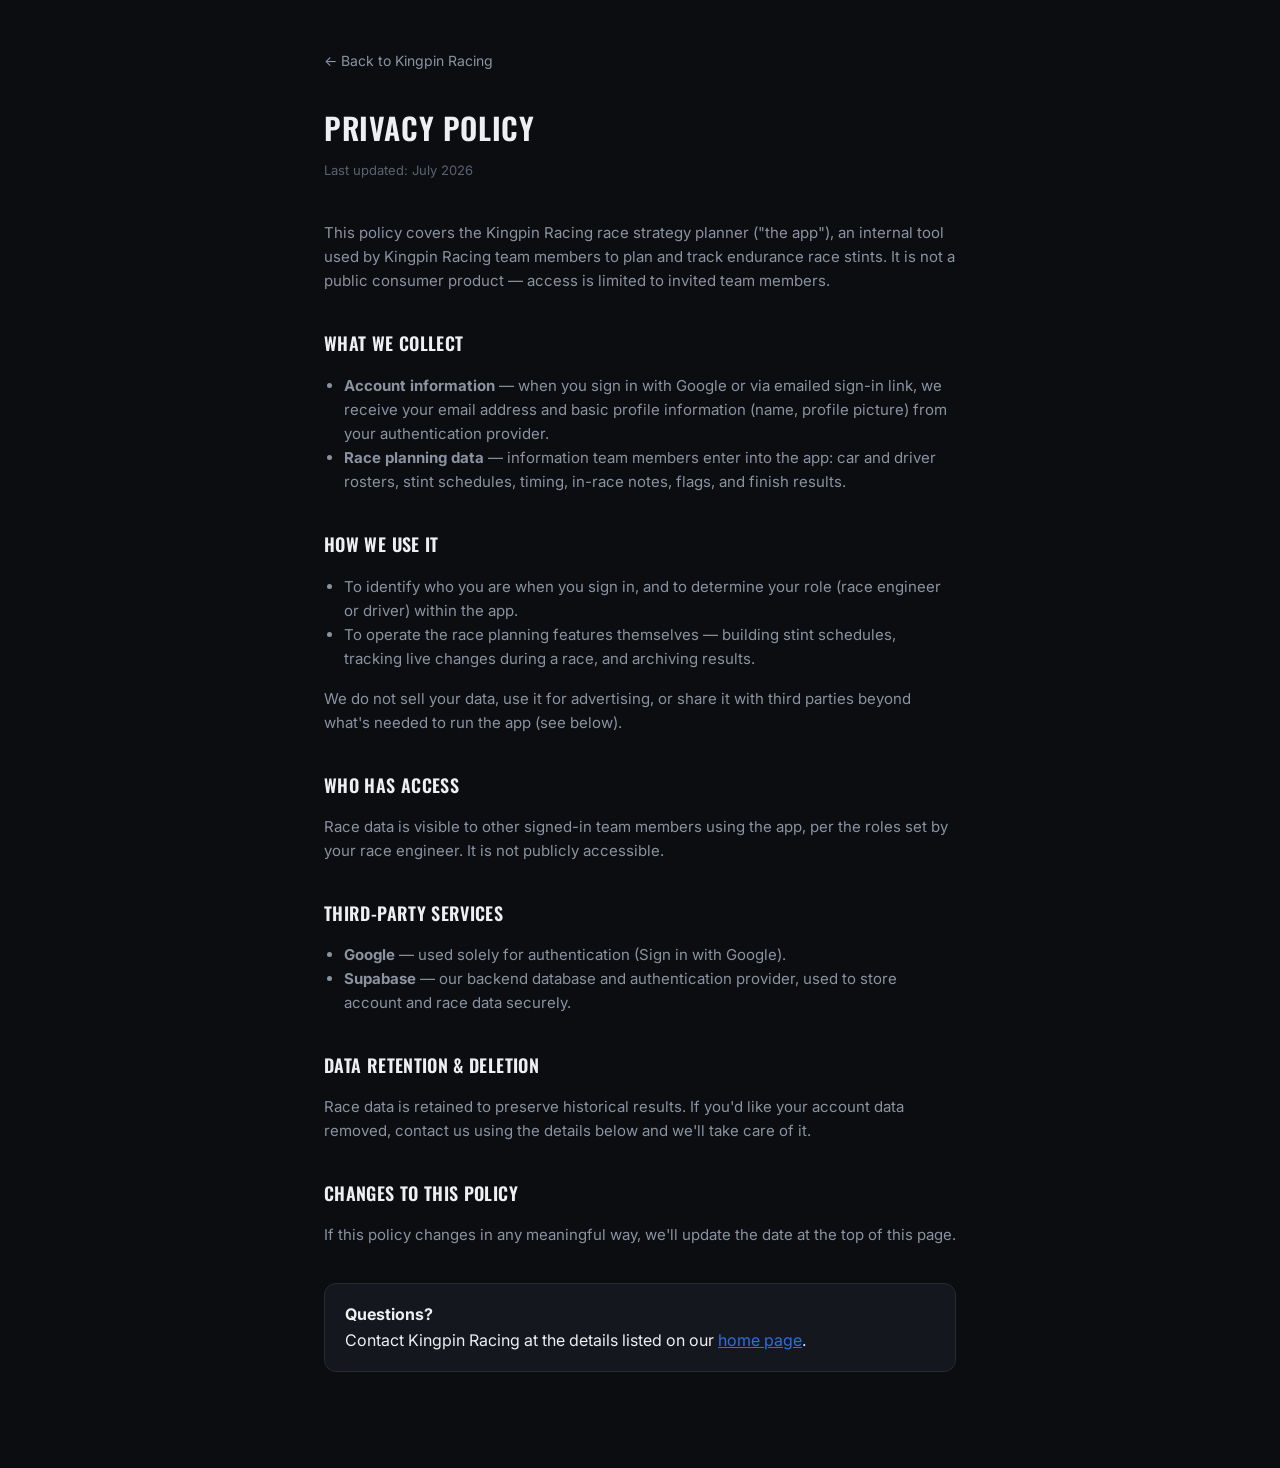
<file: privacy.html>
<!DOCTYPE html>
<html lang="en">
<head>
<meta charset="UTF-8">
<meta name="viewport" content="width=device-width, initial-scale=1.0">
<title>Privacy Policy — Kingpin Racing</title>
<link rel="icon" href="images/KingpinLogo.png">
<link rel="preconnect" href="https://fonts.googleapis.com">
<link rel="preconnect" href="https://fonts.gstatic.com" crossorigin>
<link href="https://fonts.googleapis.com/css2?family=Oswald:wght@500;600;700&family=Inter:wght@400;500;600&display=swap" rel="stylesheet">
<style>
  :root{
    --bg:#0B0D11; --panel:#14171D; --border:#262B35;
    --text:#EDEFF2; --textMuted:#8B93A1; --textFaint:#5B6270; --blue:#2E6FE0;
  }
  *{box-sizing:border-box;}
  html,body{margin:0;padding:0;background:var(--bg);color:var(--text);}
  body{font-family:'Inter',sans-serif;-webkit-font-smoothing:antialiased;line-height:1.6;}
  .page{max-width:680px;margin:0 auto;padding:48px 24px 96px;}
  a{color:var(--blue);}
  .back{display:inline-flex;align-items:center;gap:6px;color:var(--textMuted);text-decoration:none;font-size:14px;margin-bottom:32px;}
  h1{font-family:'Oswald',sans-serif;font-weight:600;font-size:30px;text-transform:uppercase;letter-spacing:0.02em;margin:0 0 8px;}
  .updated{font-size:13px;color:var(--textFaint);margin:0 0 40px;}
  h2{font-family:'Oswald',sans-serif;font-weight:600;font-size:18px;text-transform:uppercase;letter-spacing:0.02em;margin:36px 0 12px;color:var(--text);}
  p, li{color:var(--textMuted);font-size:15px;}
  ul{padding-left:20px;}
  .contact{background:var(--panel);border:1px solid var(--border);border-radius:12px;padding:18px 20px;margin-top:36px;}
</style>
</head>
<body>
<div class="page">
  <a href="index.html" class="back">← Back to Kingpin Racing</a>
  <h1>Privacy Policy</h1>
  <p class="updated">Last updated: July 2026</p>

  <p>This policy covers the Kingpin Racing race strategy planner ("the app"), an internal tool used by Kingpin Racing team members to plan and track endurance race stints. It is not a public consumer product — access is limited to invited team members.</p>

  <h2>What we collect</h2>
  <ul>
    <li><strong>Account information</strong> — when you sign in with Google or via emailed sign-in link, we receive your email address and basic profile information (name, profile picture) from your authentication provider.</li>
    <li><strong>Race planning data</strong> — information team members enter into the app: car and driver rosters, stint schedules, timing, in-race notes, flags, and finish results.</li>
  </ul>

  <h2>How we use it</h2>
  <ul>
    <li>To identify who you are when you sign in, and to determine your role (race engineer or driver) within the app.</li>
    <li>To operate the race planning features themselves — building stint schedules, tracking live changes during a race, and archiving results.</li>
  </ul>
  <p>We do not sell your data, use it for advertising, or share it with third parties beyond what's needed to run the app (see below).</p>

  <h2>Who has access</h2>
  <p>Race data is visible to other signed-in team members using the app, per the roles set by your race engineer. It is not publicly accessible.</p>

  <h2>Third-party services</h2>
  <ul>
    <li><strong>Google</strong> — used solely for authentication (Sign in with Google).</li>
    <li><strong>Supabase</strong> — our backend database and authentication provider, used to store account and race data securely.</li>
  </ul>

  <h2>Data retention & deletion</h2>
  <p>Race data is retained to preserve historical results. If you'd like your account data removed, contact us using the details below and we'll take care of it.</p>

  <h2>Changes to this policy</h2>
  <p>If this policy changes in any meaningful way, we'll update the date at the top of this page.</p>

  <div class="contact">
    <strong>Questions?</strong><br/>
    Contact Kingpin Racing at the details listed on our <a href="index.html">home page</a>.
  </div>
</div>
</body>
</html>
</file>
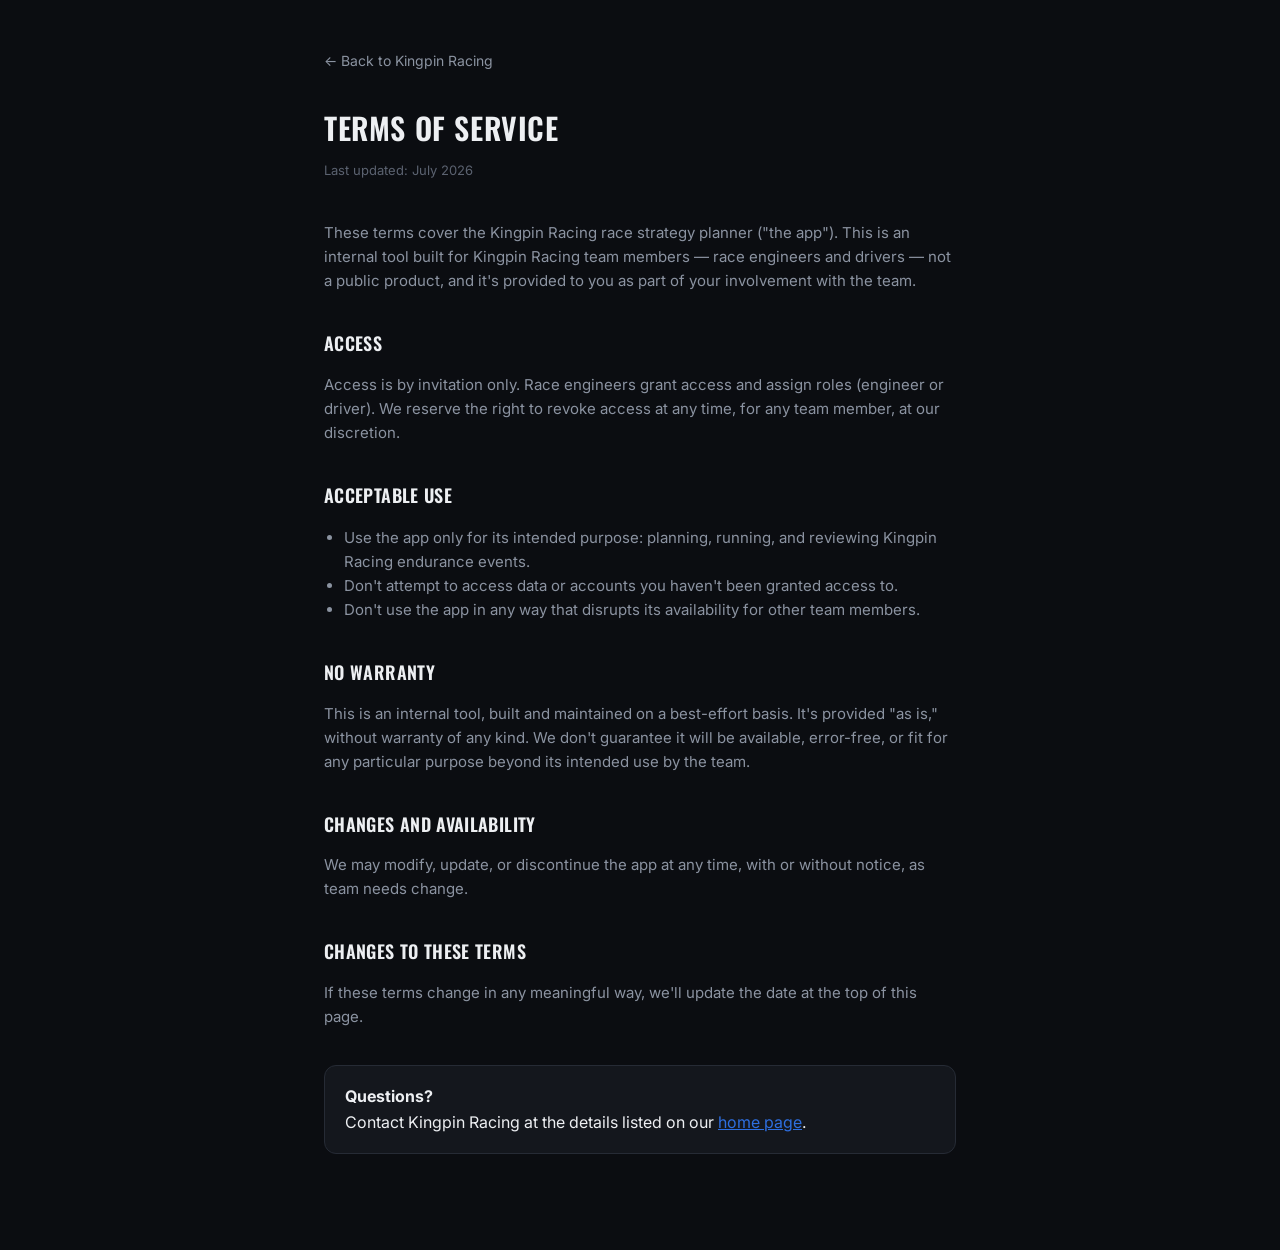
<file: terms.html>
<!DOCTYPE html>
<html lang="en">
<head>
<meta charset="UTF-8">
<meta name="viewport" content="width=device-width, initial-scale=1.0">
<title>Terms of Service — Kingpin Racing</title>
<link rel="icon" href="images/KingpinLogo.png">
<link rel="preconnect" href="https://fonts.googleapis.com">
<link rel="preconnect" href="https://fonts.gstatic.com" crossorigin>
<link href="https://fonts.googleapis.com/css2?family=Oswald:wght@500;600;700&family=Inter:wght@400;500;600&display=swap" rel="stylesheet">
<style>
  :root{
    --bg:#0B0D11; --panel:#14171D; --border:#262B35;
    --text:#EDEFF2; --textMuted:#8B93A1; --textFaint:#5B6270; --blue:#2E6FE0;
  }
  *{box-sizing:border-box;}
  html,body{margin:0;padding:0;background:var(--bg);color:var(--text);}
  body{font-family:'Inter',sans-serif;-webkit-font-smoothing:antialiased;line-height:1.6;}
  .page{max-width:680px;margin:0 auto;padding:48px 24px 96px;}
  a{color:var(--blue);}
  .back{display:inline-flex;align-items:center;gap:6px;color:var(--textMuted);text-decoration:none;font-size:14px;margin-bottom:32px;}
  h1{font-family:'Oswald',sans-serif;font-weight:600;font-size:30px;text-transform:uppercase;letter-spacing:0.02em;margin:0 0 8px;}
  .updated{font-size:13px;color:var(--textFaint);margin:0 0 40px;}
  h2{font-family:'Oswald',sans-serif;font-weight:600;font-size:18px;text-transform:uppercase;letter-spacing:0.02em;margin:36px 0 12px;color:var(--text);}
  p, li{color:var(--textMuted);font-size:15px;}
  ul{padding-left:20px;}
  .contact{background:var(--panel);border:1px solid var(--border);border-radius:12px;padding:18px 20px;margin-top:36px;}
</style>
</head>
<body>
<div class="page">
  <a href="index.html" class="back">← Back to Kingpin Racing</a>
  <h1>Terms of Service</h1>
  <p class="updated">Last updated: July 2026</p>

  <p>These terms cover the Kingpin Racing race strategy planner ("the app"). This is an internal tool built for Kingpin Racing team members — race engineers and drivers — not a public product, and it's provided to you as part of your involvement with the team.</p>

  <h2>Access</h2>
  <p>Access is by invitation only. Race engineers grant access and assign roles (engineer or driver). We reserve the right to revoke access at any time, for any team member, at our discretion.</p>

  <h2>Acceptable use</h2>
  <ul>
    <li>Use the app only for its intended purpose: planning, running, and reviewing Kingpin Racing endurance events.</li>
    <li>Don't attempt to access data or accounts you haven't been granted access to.</li>
    <li>Don't use the app in any way that disrupts its availability for other team members.</li>
  </ul>

  <h2>No warranty</h2>
  <p>This is an internal tool, built and maintained on a best-effort basis. It's provided "as is," without warranty of any kind. We don't guarantee it will be available, error-free, or fit for any particular purpose beyond its intended use by the team.</p>

  <h2>Changes and availability</h2>
  <p>We may modify, update, or discontinue the app at any time, with or without notice, as team needs change.</p>

  <h2>Changes to these terms</h2>
  <p>If these terms change in any meaningful way, we'll update the date at the top of this page.</p>

  <div class="contact">
    <strong>Questions?</strong><br/>
    Contact Kingpin Racing at the details listed on our <a href="index.html">home page</a>.
  </div>
</div>
</body>
</html>
</file>
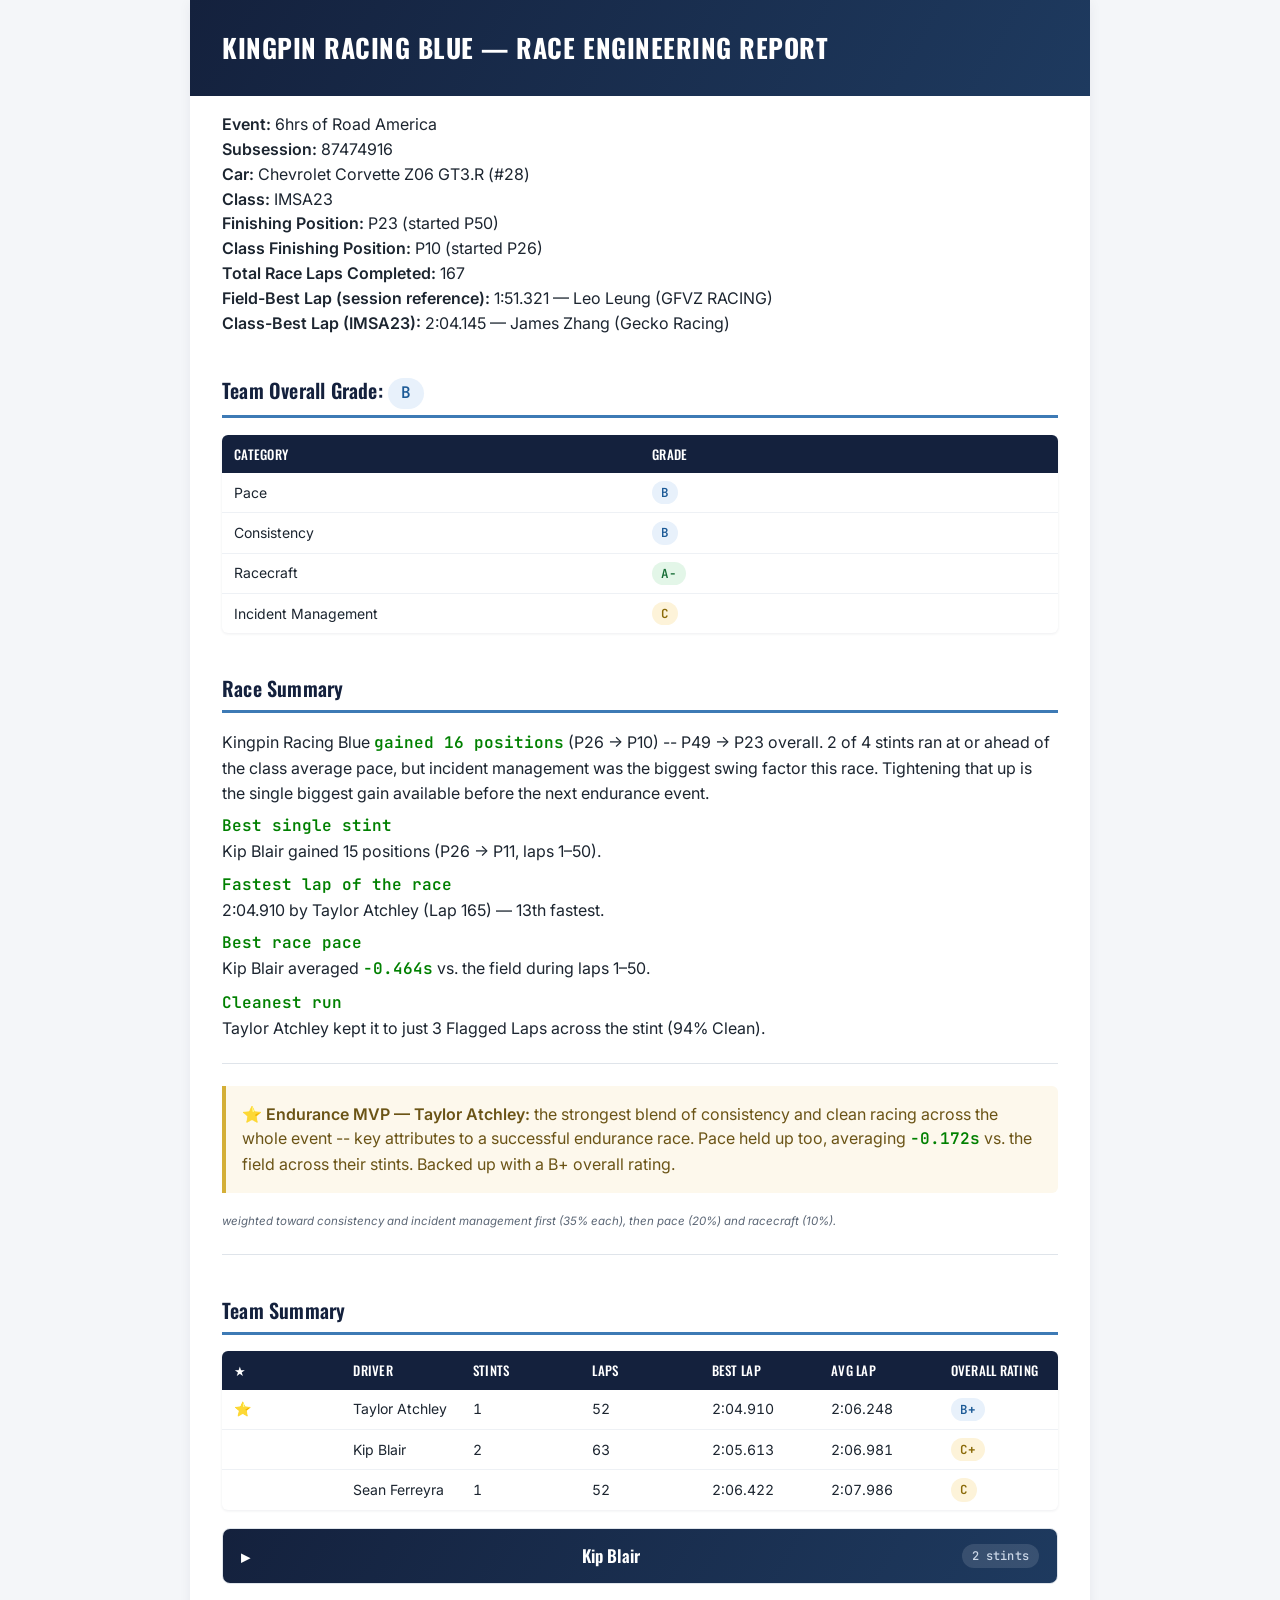
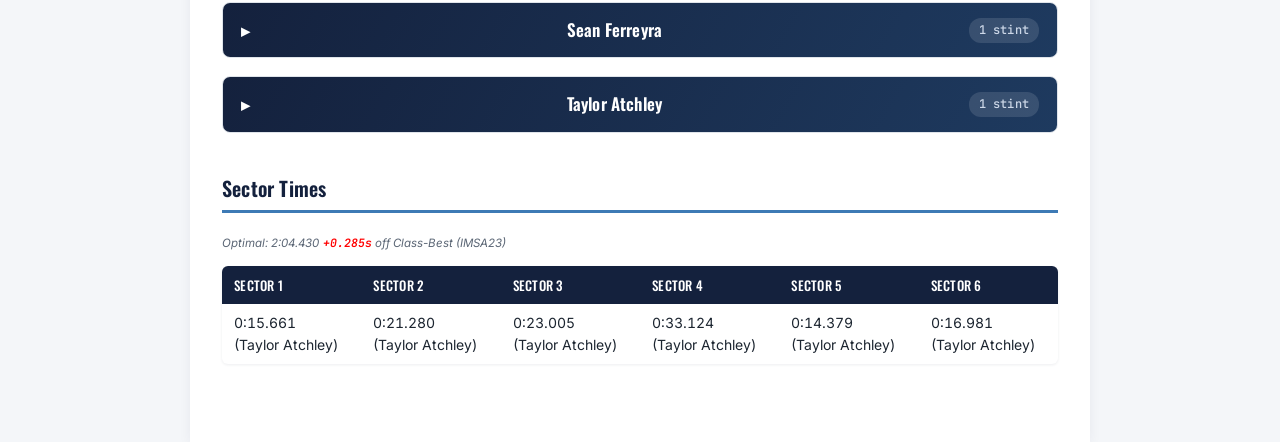
<file: reports/6hrsRAM2026KingpinBlue.html>
<!DOCTYPE html>
<html lang="en">
<head>
<meta charset="utf-8">
<meta name="viewport" content="width=device-width, initial-scale=1">
<meta name="description" content="Race report for 6hrs of Road America.">
<title>Kingpin Racing Blue — Race Report</title>
<link rel="preconnect" href="https://fonts.googleapis.com">
<link href="https://fonts.googleapis.com/css2?family=Oswald:wght@500;600;700&family=Inter:wght@400;500;600&family=JetBrains+Mono:wght@500;600&display=swap" rel="stylesheet">
<style>
:root {
    --navy: #14213d;
    --navy-2: #1e3a5f;
    --accent: #3d7ab5;
    --bg: #f4f6f9;
    --card: #ffffff;
    --ink: #1c2530;
    --muted: #5b6675;
    --green-bg: #e3f6e8; --green-ink: #146c34;
    --blue-bg: #e8f1fb;  --blue-ink: #1c5a96;
    --amber-bg: #fdf3d9; --amber-ink: #8a6a08;
    --orange-bg: #fce3cf; --orange-ink: #9a4b13;
    --red-bg: #fbe0e0;   --red-ink: #a3211d;
}
* { box-sizing: border-box; }
body {
    margin: 0;
    background: var(--bg);
    color: var(--ink);
    font-family: 'Inter', -apple-system, sans-serif;
    line-height: 1.55;
}
h1 {
    font-family: 'Oswald', sans-serif;
    font-weight: 700;
    letter-spacing: 0.02em;
    text-transform: uppercase;
    color: #fff;
    background: linear-gradient(120deg, var(--navy), var(--navy-2));
    margin: 0;
    padding: 28px 32px;
    font-size: 26px;
}
h1.team-banner {
    font-size: 20px;
    padding: 18px 32px;
    background: linear-gradient(120deg, var(--accent), var(--navy-2));
}
hr.team-divider {
    border: none;
    border-top: 8px solid var(--bg);
    margin: 0;
}
h2 {
    font-family: 'Oswald', sans-serif;
    font-weight: 600;
    color: var(--navy);
    border-bottom: 3px solid var(--accent);
    padding-bottom: 6px;
    margin-top: 40px;
    font-size: 20px;
    letter-spacing: 0.01em;
    scroll-margin-top: 84px;
}
h3 {
    font-family: 'Oswald', sans-serif;
    font-weight: 600;
    color: var(--navy-2);
    margin-top: 26px;
    font-size: 16px;
    border-left: 4px solid var(--accent);
    padding-left: 10px;
    scroll-margin-top: 84px;
}
.driver-drawer {
    margin: 18px 0;
    border: 1px solid #dfe4ea;
    border-radius: 8px;
    overflow: hidden;
}
.driver-drawer summary {
    list-style: none;
    cursor: pointer;
    padding: 14px 18px;
    background: linear-gradient(120deg, var(--navy), var(--navy-2));
    color: #fff;
    display: flex;
    align-items: center;
    justify-content: space-between;
    font-family: 'Oswald', sans-serif;
    font-weight: 600;
    font-size: 17px;
    letter-spacing: 0.01em;
}
.driver-drawer summary::-webkit-details-marker { display: none; }
.driver-drawer summary::before {
    content: "▸";
    display: inline-block;
    margin-right: 10px;
    transition: transform 0.15s;
}
.driver-drawer[open] summary::before { transform: rotate(90deg); }
.driver-drawer summary:hover { background: linear-gradient(120deg, var(--navy-2), var(--accent)); }
.drawer-meta {
    font-family: 'JetBrains Mono', monospace;
    font-size: 12px;
    font-weight: 500;
    color: #cdd8e8;
    background: rgba(255,255,255,0.12);
    padding: 3px 10px;
    border-radius: 12px;
}
.drawer-body { padding: 4px 20px 8px 20px; }
.drawer-body h3:first-child { margin-top: 14px; }
strong { font-weight: 600; }
em { color: var(--muted); font-size: 0.72em; }
hr { border: none; border-top: 1px solid #dfe4ea; margin: 22px 0; }
blockquote {
    border-left: 4px solid #d4af37;
    margin: 14px 0;
    padding: 8px 16px;
    background: #fdf8ec;
    color: #6b5416;
    border-radius: 0 6px 6px 0;
}
table {
    border-collapse: collapse;
    width: 100%;
    table-layout: fixed;
    margin: 12px 0 18px 0;
    font-size: 14px;
    background: var(--card);
    box-shadow: 0 1px 3px rgba(20,33,61,0.08);
    border-radius: 6px;
    overflow: hidden;
}
th {
    background: var(--navy);
    color: #fff;
    text-align: left;
    padding: 9px 12px;
    font-family: 'Oswald', sans-serif;
    font-weight: 500;
    letter-spacing: 0.02em;
    font-size: 13px;
    text-transform: uppercase;
    word-wrap: break-word;
    overflow-wrap: break-word;
}
td {
    border-bottom: 1px solid #eef1f5;
    padding: 8px 12px;
    font-variant-numeric: tabular-nums;
    word-wrap: break-word;
    overflow-wrap: break-word;
}
tr:last-child td { border-bottom: none; }
tr:hover td { background: #fafbfd; }
.grade {
    display: inline-block;
    font-family: 'JetBrains Mono', monospace;
    font-weight: 600;
    font-size: 12.5px;
    padding: 2px 9px;
    border-radius: 20px;
}
h2 .grade { font-size: 16px; padding: 3px 13px; vertical-align: middle; }
.grade-A { background: var(--green-bg); color: var(--green-ink); }
.grade-B { background: var(--blue-bg); color: var(--blue-ink); }
.grade-C { background: var(--amber-bg); color: var(--amber-ink); }
.grade-D { background: var(--orange-bg); color: var(--orange-ink); }
.grade-F { background: var(--red-bg); color: var(--red-ink); }
.podium-badge {
    display: inline-block;
    font-family: 'Oswald', sans-serif;
    font-weight: 600;
    font-size: 12px;
    letter-spacing: 0.03em;
    padding: 3px 12px;
    border-radius: 20px;
    margin-left: 6px;
    vertical-align: middle;
    box-shadow: 0 1px 2px rgba(0,0,0,0.15);
}
.podium-badge.podium-gold { background: linear-gradient(120deg, #f7d774, #c9971a); color: #4a3200; }
.podium-badge.podium-silver { background: linear-gradient(120deg, #e6e9ec, #aab2ba); color: #2b3238; }
.podium-badge.podium-bronze { background: linear-gradient(120deg, #d79b6a, #9c5a2e); color: #3a1f0a; }
.banner-trophy {
    float: right;
    font-size: 32px;
    line-height: 1;
    filter: drop-shadow(0 1px 3px rgba(0,0,0,0.3));
}
h1.team-banner .banner-trophy { font-size: 26px; }
span[style*="color:green"] { font-weight: 600; font-family: 'JetBrains Mono', monospace; }
span[style*="color:red"] { font-weight: 600; font-family: 'JetBrains Mono', monospace; }
ul { margin: 6px 0 14px 0; padding-left: 22px; }
li { margin-bottom: 4px; }
p { margin: 8px 0; }
.wrap { max-width: 900px; margin: 0 auto; background: var(--card); box-shadow: 0 2px 12px rgba(20,33,61,0.06); min-height: 100vh; }
.content { padding: 8px 32px 60px 32px; }
@media (max-width: 640px) {
    h1 { font-size: 20px; padding: 20px 18px; }
    .content { padding: 4px 18px 40px 18px; }
    table { font-size: 11px; }
    th, td { padding: 5px 4px; }
    .grade { font-size: 10.5px; padding: 1px 6px; }
}
@media (prefers-reduced-motion: reduce) {
    * { scroll-behavior: auto !important; transition: none !important; }
}
html { scroll-behavior: smooth; }
</style>
</head>
<body>
<div class="wrap">
<h1>Kingpin Racing Blue — Race Engineering Report</h1>
<div class="content">

<p><strong>Event:</strong> 6hrs of Road America<br />
<strong>Subsession:</strong> 87474916<br />
<strong>Car:</strong> Chevrolet Corvette Z06 GT3.R (#28)<br />
<strong>Class:</strong> IMSA23<br />
<strong>Finishing Position:</strong> P23 (started P50)<br />
<strong>Class Finishing Position:</strong> P10 (started P26)<br />
<strong>Total Race Laps Completed:</strong> 167<br />
<strong>Field-Best Lap (session reference):</strong> 1:51.321 — Leo Leung (GFVZ RACING)<br />
<strong>Class-Best Lap (IMSA23):</strong> 2:04.145 — James Zhang (Gecko Racing)  </p>
<h2>Team Overall Grade: <span class="grade grade-B">B</span></h2>
<table>
<thead>
<tr>
<th>Category</th>
<th>Grade</th>
</tr>
</thead>
<tbody>
<tr>
<td>Pace</td>
<td><span class="grade grade-B">B</span></td>
</tr>
<tr>
<td>Consistency</td>
<td><span class="grade grade-B">B</span></td>
</tr>
<tr>
<td>Racecraft</td>
<td><span class="grade grade-A">A-</span></td>
</tr>
<tr>
<td>Incident Management</td>
<td><span class="grade grade-C">C</span></td>
</tr>
</tbody>
</table>
<h2>Race Summary</h2>
<p>Kingpin Racing Blue <span style="color:green">gained 16 positions</span> (P26 → P10) -- P49 → P23 overall. 2 of 4 stints ran at or ahead of the class average pace, but incident management was the biggest swing factor this race. Tightening that up is the single biggest gain available before the next endurance event.</p>
<p><strong><span style="color:green">Best single stint</span></strong><br />
Kip Blair gained 15 positions (P26 → P11, laps 1–50).</p>
<p><strong><span style="color:green">Fastest lap of the race</span></strong><br />
2:04.910 by Taylor Atchley (Lap 165) — 13th fastest.</p>
<p><strong><span style="color:green">Best race pace</span></strong><br />
Kip Blair averaged <span style="color:green">-0.464s</span> vs. the field during laps 1–50.</p>
<p><strong><span style="color:green">Cleanest run</span></strong><br />
Taylor Atchley kept it to just 3 Flagged Laps across the stint (94% Clean).</p>
<hr />
<blockquote>
<p>⭐ <strong>Endurance MVP — Taylor Atchley:</strong> the strongest blend of consistency and clean racing across the whole event -- key attributes to a successful endurance race. Pace held up too, averaging <span style="color:green">-0.172s</span> vs. the field across their stints. Backed up with a B+ overall rating.</p>
</blockquote>
<p><em>weighted toward consistency and incident management first (35% each), then pace (20%) and racecraft (10%).</em></p>
<hr />
<h2>Team Summary</h2>
<table>
<thead>
<tr>
<th>★</th>
<th>Driver</th>
<th>Stints</th>
<th>Laps</th>
<th>Best Lap</th>
<th>Avg Lap</th>
<th>Overall Rating</th>
</tr>
</thead>
<tbody>
<tr>
<td>⭐</td>
<td>Taylor Atchley</td>
<td>1</td>
<td>52</td>
<td>2:04.910</td>
<td>2:06.248</td>
<td><span class="grade grade-B">B+</span></td>
</tr>
<tr>
<td></td>
<td>Kip Blair</td>
<td>2</td>
<td>63</td>
<td>2:05.613</td>
<td>2:06.981</td>
<td><span class="grade grade-C">C+</span></td>
</tr>
<tr>
<td></td>
<td>Sean Ferreyra</td>
<td>1</td>
<td>52</td>
<td>2:06.422</td>
<td>2:07.986</td>
<td><span class="grade grade-C">C</span></td>
</tr>
</tbody>
</table>
<details class="driver-drawer"><summary><span class="drawer-name">Kip Blair</span><span class="drawer-meta">2 stints</span></summary><div class="drawer-body">
<h3>Stint 1 — Laps 1–50 (50 laps)</h3>
<ul>
<li><strong>Position:</strong> P26 → P11 (<span style="color:green">Gained 15</span>)</li>
<li><strong>Fastest Lap:</strong> 2:05.613 (Lap 5)</li>
<li><strong>Average Lap:</strong> 2:07.028</li>
<li><strong>Pace:</strong> <span style="color:green">-0.464s</span> vs. the class average</li>
<li><strong>Consistency Rating:</strong> Strong</li>
<li><strong>Lap Trend:</strong> 🔴 <span style="color:red">+0.400s</span></li>
</ul>
<table>
<thead>
<tr>
<th>Pace</th>
<th>Consistency</th>
<th>Racecraft</th>
<th>Incident Management</th>
</tr>
</thead>
<tbody>
<tr>
<td><span class="grade grade-A">A-</span></td>
<td><span class="grade grade-B">B+</span></td>
<td><span class="grade grade-B">B+</span></td>
<td><span class="grade grade-F">F</span></td>
</tr>
</tbody>
</table>
<p><strong>Incident Analysis:</strong> 13 flagged laps.<br />
  13x off track, 2x lost control, 1x car contact, 1x contact</p>
<p>🟢 <strong>Strengths:</strong><br />
- Strong lap-to-lap consistency (stdev 0.549s).<br />
- Net position gain of 15 during the stint.</p>
<p>🟡 <strong>Opportunities:</strong><br />
- 13 incident-flagged laps this stint -- 13x off track, 2x lost control, 1x car contact.</p>
<p>🔴 <strong>Critical Moments:</strong> <strong>Time Loss: 15.504s</strong><br />
- Lap 36: off track, contact, lost control — <span style="color:red">+10.815s</span>.<br />
- Lap 13: off track, car contact, lost control — <span style="color:red">+4.689s</span>.</p>
<hr />
<h3>Stint 2 — Laps 103–115 (13 laps)</h3>
<ul>
<li><strong>Position:</strong> P15 → P10 (<span style="color:green">Gained 5</span>)</li>
<li><strong>Fastest Lap:</strong> 2:06.147 (Lap 113)</li>
<li><strong>Average Lap:</strong> 2:06.777</li>
<li><strong>Pace:</strong> <span style="color:red">+0.053s</span> vs. the class average</li>
<li><strong>Consistency Rating:</strong> Elite</li>
<li><strong>Lap Trend:</strong> 🟢 <span style="color:green">-0.416s</span></li>
</ul>
<table>
<thead>
<tr>
<th>Pace</th>
<th>Consistency</th>
<th>Racecraft</th>
<th>Incident Management</th>
</tr>
</thead>
<tbody>
<tr>
<td><span class="grade grade-B">B</span></td>
<td><span class="grade grade-A">A-</span></td>
<td><span class="grade grade-B">B+</span></td>
<td><span class="grade grade-A">A+</span></td>
</tr>
</tbody>
</table>
<p><strong>Incident Analysis:</strong> 3 flagged laps.<br />
  3x off track</p>
<p>🟢 <strong>Strengths:</strong><br />
- Elite lap-to-lap consistency (stdev 0.350s).<br />
- Lap times improved as the stint progressed, showing excellent adaptation and tire management.<br />
- Net position gain of 5 during the stint.</p>
<p>🟡 <strong>Opportunities:</strong><br />
- 3 incident-flagged laps this stint -- 3x off track.</p>
<p>🔴 <strong>Critical Moments:</strong> <strong>Time Loss: 2.609s</strong><br />
- Lap 108: off track — <span style="color:red">+2.609s</span>.</p>
<hr />
<p><strong>Engineering Notes</strong><br />
- Excessive Track Usage -- Track limits are the edge—not the target..<br />
- Several lost-control moments interrupted otherwise promising laps. Prioritize smooth steering, braking, and throttle application.  Smooth is Fast.<br />
- 2x car contact incidents concentrated in traffic -- Making friends.. One Door at a time..</p>
<p><strong>Sector Consistency</strong></p>
<table>
<thead>
<tr>
<th>Sector 1</th>
<th>Sector 2</th>
<th>Sector 3</th>
<th>Sector 4</th>
<th>Sector 5</th>
<th>Sector 6</th>
</tr>
</thead>
<tbody>
<tr>
<td>0.101s</td>
<td>0.102s</td>
<td><span style="color:purple"><b>0.172s</b></span></td>
<td><span style="color:purple"><b>0.182s</b></span></td>
<td>0.248s</td>
<td><span style="color:purple"><b>0.157s</b></span></td>
</tr>
</tbody>
</table>
<hr />
</div></details><details class="driver-drawer"><summary><span class="drawer-name">Sean Ferreyra</span><span class="drawer-meta">1 stint</span></summary><div class="drawer-body">
<h3>Stint 1 — Laps 51–102 (52 laps)</h3>
<ul>
<li><strong>Position:</strong> P16 → P13 (<span style="color:green">Gained 3</span>)</li>
<li><strong>Fastest Lap:</strong> 2:06.422 (Lap 94)</li>
<li><strong>Average Lap:</strong> 2:07.986</li>
<li><strong>Pace:</strong> <span style="color:red">+0.825s</span> vs. the class average</li>
<li><strong>Consistency Rating:</strong> Strong</li>
<li><strong>Lap Trend:</strong> 🟢 <span style="color:green">-0.394s</span></li>
</ul>
<table>
<thead>
<tr>
<th>Pace</th>
<th>Consistency</th>
<th>Racecraft</th>
<th>Incident Management</th>
</tr>
</thead>
<tbody>
<tr>
<td><span class="grade grade-C">C</span></td>
<td><span class="grade grade-B">B</span></td>
<td><span class="grade grade-B">B</span></td>
<td><span class="grade grade-C">C</span></td>
</tr>
</tbody>
</table>
<p><strong>Incident Analysis:</strong> 5 flagged laps.<br />
  5x off track, 1x contact, 1x car contact, 1x lost control</p>
<p>🟢 <strong>Strengths:</strong><br />
- Strong lap-to-lap consistency (stdev 0.741s).<br />
- Lap times improved as the stint progressed, showing excellent adaptation and tire management.<br />
- Net position gain of 3 during the stint.</p>
<p>🟡 <strong>Opportunities:</strong><br />
- 5 incident-flagged laps this stint -- 5x off track, 1x contact, 1x car contact.</p>
<p>🔴 <strong>Critical Moments:</strong> <strong>Time Loss: 20.697s</strong><br />
- Lap 73: off track, contact, car contact, lost control — <span style="color:red">+16.661s</span>.<br />
- Lap 57: off track — <span style="color:red">+4.036s</span>.</p>
<hr />
<p><strong>Engineering Notes</strong><br />
- At least one lost-control moment -- It happens to us all, don't sweat it.<br />
- 2x car contact incidents -- Making friends.. One Door at a time..</p>
<p><strong>Sector Consistency</strong></p>
<table>
<thead>
<tr>
<th>Sector 1</th>
<th>Sector 2</th>
<th>Sector 3</th>
<th>Sector 4</th>
<th>Sector 5</th>
<th>Sector 6</th>
</tr>
</thead>
<tbody>
<tr>
<td>0.101s</td>
<td>0.135s</td>
<td>0.388s</td>
<td>0.320s</td>
<td>0.206s</td>
<td>0.160s</td>
</tr>
</tbody>
</table>
<hr />
</div></details><details class="driver-drawer"><summary><span class="drawer-name">Taylor Atchley</span><span class="drawer-meta">1 stint</span></summary><div class="drawer-body">
<h3>Stint 1 — Laps 116–167 (52 laps)</h3>
<ul>
<li><strong>Position:</strong> P12 → P10 (<span style="color:green">Gained 2</span>)</li>
<li><strong>Fastest Lap:</strong> 2:04.910 (Lap 165)</li>
<li><strong>Average Lap:</strong> 2:06.248</li>
<li><strong>Pace:</strong> <span style="color:green">-0.172s</span> vs. the class average</li>
<li><strong>Consistency Rating:</strong> Strong</li>
<li><strong>Lap Trend:</strong> 🟢 <span style="color:green">-1.173s</span></li>
</ul>
<table>
<thead>
<tr>
<th>Pace</th>
<th>Consistency</th>
<th>Racecraft</th>
<th>Incident Management</th>
</tr>
</thead>
<tbody>
<tr>
<td><span class="grade grade-A">A-</span></td>
<td><span class="grade grade-B">B</span></td>
<td><span class="grade grade-A">A+</span></td>
<td><span class="grade grade-B">B+</span></td>
</tr>
</tbody>
</table>
<p><strong>Incident Analysis:</strong> 3 flagged laps.<br />
  3x off track, 1x lost control</p>
<p>🟢 <strong>Strengths:</strong><br />
- Strong lap-to-lap consistency (stdev 0.839s).<br />
- Lap times improved as the stint progressed, showing excellent adaptation and tire management.<br />
- Net position gain of 2 during the stint.</p>
<p>🟡 <strong>Opportunities:</strong><br />
- 3 incident-flagged laps this stint -- 3x off track, 1x lost control.</p>
<p>🔴 <strong>Critical Moments:</strong> <strong>Time Loss: 17.864s</strong><br />
- Lap 145: off track, lost control — <span style="color:red">+17.864s</span>.</p>
<hr />
<p><strong>Engineering Notes</strong><br />
- At least one lost-control moment -- It happens to us all, don't sweat it.<br />
- Textbook rhythm in Stint 1, this is the Benchmark!</p>
<p><strong>Sector Consistency</strong></p>
<table>
<thead>
<tr>
<th>Sector 1</th>
<th>Sector 2</th>
<th>Sector 3</th>
<th>Sector 4</th>
<th>Sector 5</th>
<th>Sector 6</th>
</tr>
</thead>
<tbody>
<tr>
<td><span style="color:purple"><b>0.084s</b></span></td>
<td><span style="color:purple"><b>0.080s</b></span></td>
<td>0.383s</td>
<td>0.258s</td>
<td><span style="color:purple"><b>0.166s</b></span></td>
<td>0.176s</td>
</tr>
</tbody>
</table>
</div></details><h2>Sector Times</h2>
<p><em>Optimal: 2:04.430</em>  <em><span style="color:red">+0.285s</span> off Class-Best (IMSA23)</em></p>
<table>
<thead>
<tr>
<th>Sector 1</th>
<th>Sector 2</th>
<th>Sector 3</th>
<th>Sector 4</th>
<th>Sector 5</th>
<th>Sector 6</th>
</tr>
</thead>
<tbody>
<tr>
<td>0:15.661<br>(Taylor Atchley)</td>
<td>0:21.280<br>(Taylor Atchley)</td>
<td>0:23.005<br>(Taylor Atchley)</td>
<td>0:33.124<br>(Taylor Atchley)</td>
<td>0:14.379<br>(Taylor Atchley)</td>
<td>0:16.981<br>(Taylor Atchley)</td>
</tr>
</tbody>
</table>
</div>
</div>
</body>
</html>
</file>
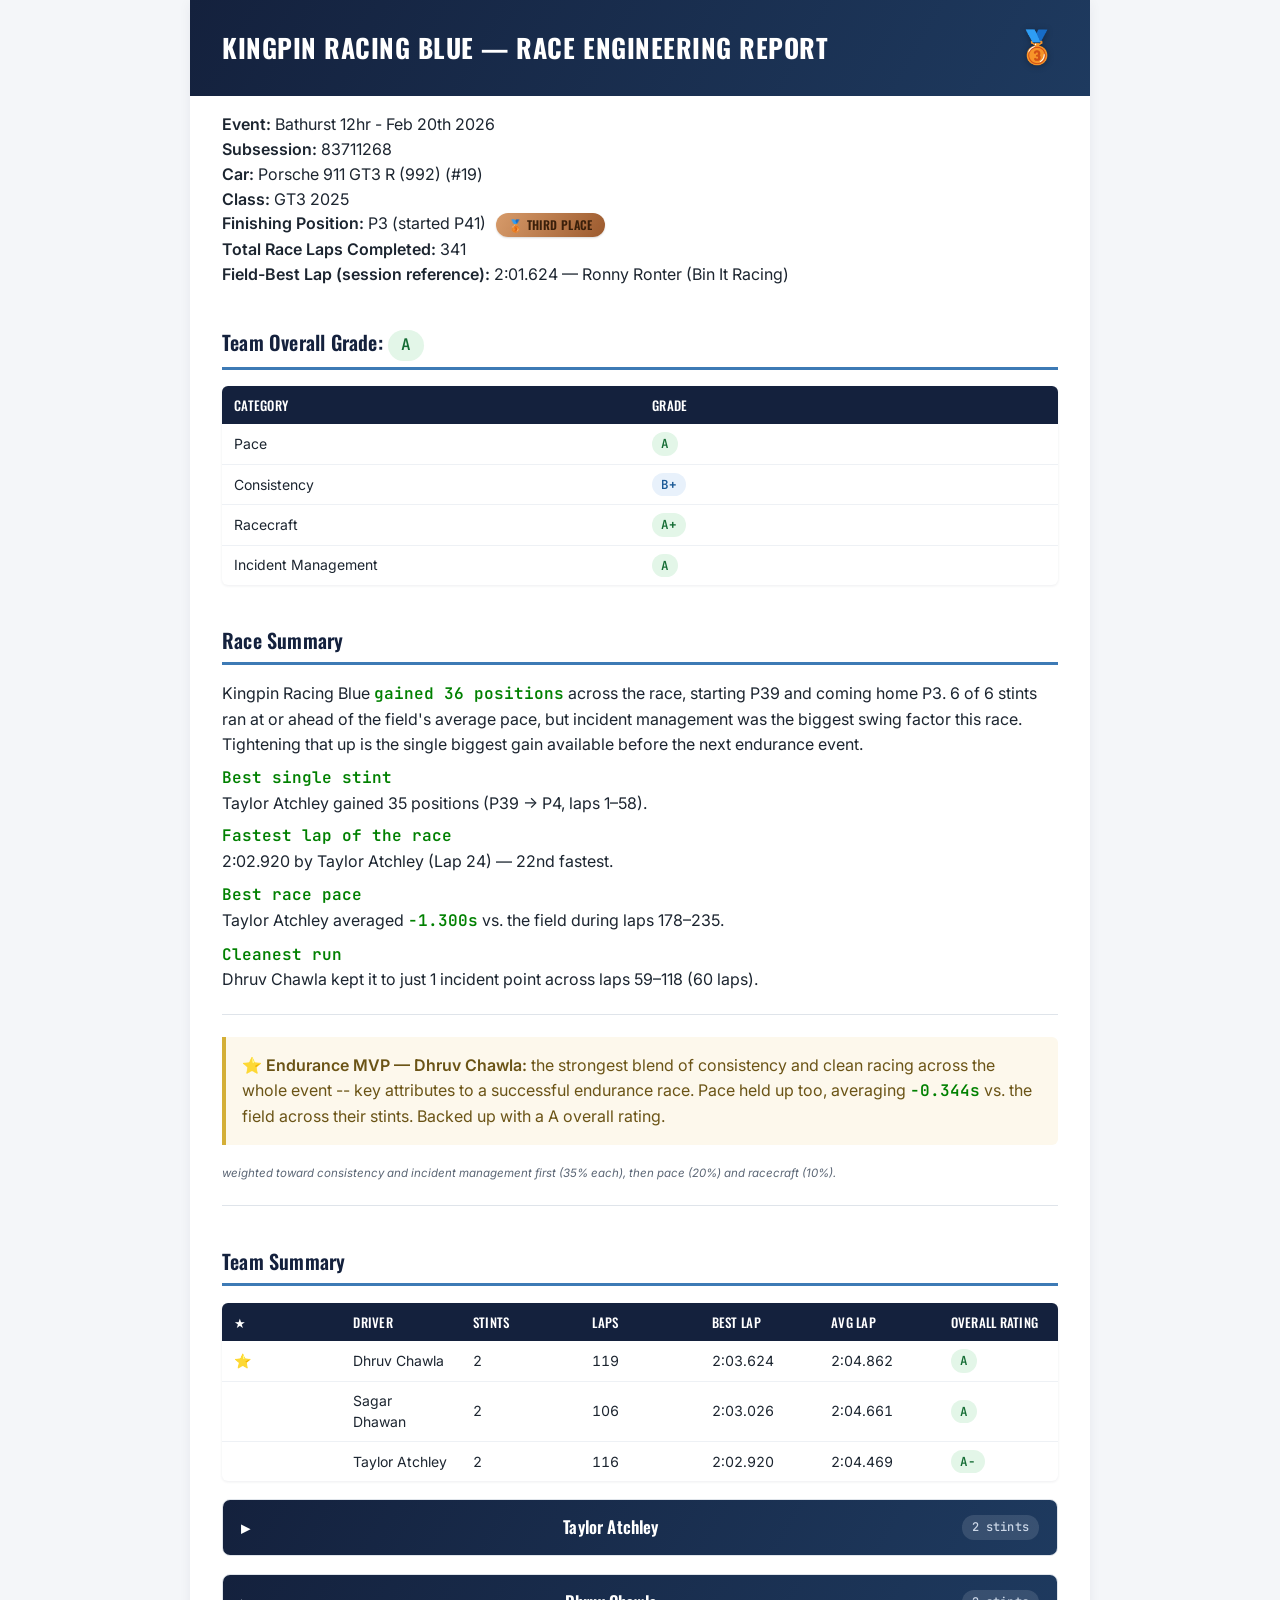
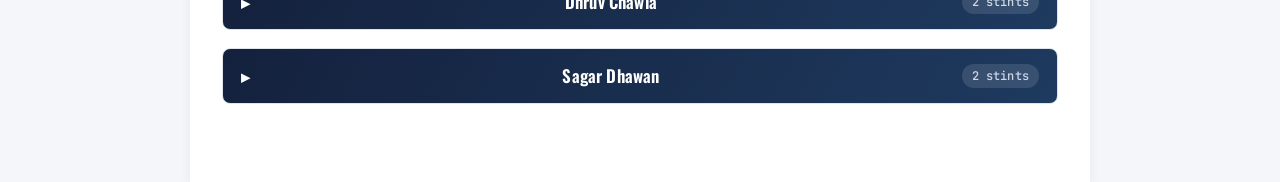
<file: reports/Bathurst12hr.html>
<!DOCTYPE html>
<html lang="en">
<head>
<meta charset="utf-8">
<meta name="viewport" content="width=device-width, initial-scale=1">
<title>Kingpin Racing Blue — Race Report</title>
<link rel="preconnect" href="https://fonts.googleapis.com">
<link href="https://fonts.googleapis.com/css2?family=Oswald:wght@500;600;700&family=Inter:wght@400;500;600&family=JetBrains+Mono:wght@500;600&display=swap" rel="stylesheet">
<style>
:root {
    --navy: #14213d;
    --navy-2: #1e3a5f;
    --accent: #3d7ab5;
    --bg: #f4f6f9;
    --card: #ffffff;
    --ink: #1c2530;
    --muted: #5b6675;
    --green-bg: #e3f6e8; --green-ink: #146c34;
    --blue-bg: #e8f1fb;  --blue-ink: #1c5a96;
    --amber-bg: #fdf3d9; --amber-ink: #8a6a08;
    --orange-bg: #fce3cf; --orange-ink: #9a4b13;
    --red-bg: #fbe0e0;   --red-ink: #a3211d;
}
* { box-sizing: border-box; }
body {
    margin: 0;
    background: var(--bg);
    color: var(--ink);
    font-family: 'Inter', -apple-system, sans-serif;
    line-height: 1.55;
}
h1 {
    font-family: 'Oswald', sans-serif;
    font-weight: 700;
    letter-spacing: 0.02em;
    text-transform: uppercase;
    color: #fff;
    background: linear-gradient(120deg, var(--navy), var(--navy-2));
    margin: 0;
    padding: 28px 32px;
    font-size: 26px;
}
h1.team-banner {
    font-size: 20px;
    padding: 18px 32px;
    background: linear-gradient(120deg, var(--accent), var(--navy-2));
}
hr.team-divider {
    border: none;
    border-top: 8px solid var(--bg);
    margin: 0;
}
h2 {
    font-family: 'Oswald', sans-serif;
    font-weight: 600;
    color: var(--navy);
    border-bottom: 3px solid var(--accent);
    padding-bottom: 6px;
    margin-top: 40px;
    font-size: 20px;
    letter-spacing: 0.01em;
    scroll-margin-top: 84px;
}
h3 {
    font-family: 'Oswald', sans-serif;
    font-weight: 600;
    color: var(--navy-2);
    margin-top: 26px;
    font-size: 16px;
    border-left: 4px solid var(--accent);
    padding-left: 10px;
    scroll-margin-top: 84px;
}
.driver-drawer {
    margin: 18px 0;
    border: 1px solid #dfe4ea;
    border-radius: 8px;
    overflow: hidden;
}
.driver-drawer summary {
    list-style: none;
    cursor: pointer;
    padding: 14px 18px;
    background: linear-gradient(120deg, var(--navy), var(--navy-2));
    color: #fff;
    display: flex;
    align-items: center;
    justify-content: space-between;
    font-family: 'Oswald', sans-serif;
    font-weight: 600;
    font-size: 17px;
    letter-spacing: 0.01em;
}
.driver-drawer summary::-webkit-details-marker { display: none; }
.driver-drawer summary::before {
    content: "▸";
    display: inline-block;
    margin-right: 10px;
    transition: transform 0.15s;
}
.driver-drawer[open] summary::before { transform: rotate(90deg); }
.driver-drawer summary:hover { background: linear-gradient(120deg, var(--navy-2), var(--accent)); }
.drawer-meta {
    font-family: 'JetBrains Mono', monospace;
    font-size: 12px;
    font-weight: 500;
    color: #cdd8e8;
    background: rgba(255,255,255,0.12);
    padding: 3px 10px;
    border-radius: 12px;
}
.drawer-body { padding: 4px 20px 8px 20px; }
.drawer-body h3:first-child { margin-top: 14px; }
strong { font-weight: 600; }
em { color: var(--muted); font-size: 0.72em; }
hr { border: none; border-top: 1px solid #dfe4ea; margin: 22px 0; }
blockquote {
    border-left: 4px solid #d4af37;
    margin: 14px 0;
    padding: 8px 16px;
    background: #fdf8ec;
    color: #6b5416;
    border-radius: 0 6px 6px 0;
}
table {
    border-collapse: collapse;
    width: 100%;
    table-layout: fixed;
    margin: 12px 0 18px 0;
    font-size: 14px;
    background: var(--card);
    box-shadow: 0 1px 3px rgba(20,33,61,0.08);
    border-radius: 6px;
    overflow: hidden;
}
th {
    background: var(--navy);
    color: #fff;
    text-align: left;
    padding: 9px 12px;
    font-family: 'Oswald', sans-serif;
    font-weight: 500;
    letter-spacing: 0.02em;
    font-size: 13px;
    text-transform: uppercase;
    word-wrap: break-word;
    overflow-wrap: break-word;
}
td {
    border-bottom: 1px solid #eef1f5;
    padding: 8px 12px;
    font-variant-numeric: tabular-nums;
    word-wrap: break-word;
    overflow-wrap: break-word;
}
tr:last-child td { border-bottom: none; }
tr:hover td { background: #fafbfd; }
.grade {
    display: inline-block;
    font-family: 'JetBrains Mono', monospace;
    font-weight: 600;
    font-size: 12.5px;
    padding: 2px 9px;
    border-radius: 20px;
}
h2 .grade { font-size: 16px; padding: 3px 13px; vertical-align: middle; }
.grade-A { background: var(--green-bg); color: var(--green-ink); }
.grade-B { background: var(--blue-bg); color: var(--blue-ink); }
.grade-C { background: var(--amber-bg); color: var(--amber-ink); }
.grade-D { background: var(--orange-bg); color: var(--orange-ink); }
.grade-F { background: var(--red-bg); color: var(--red-ink); }
.podium-badge {
    display: inline-block;
    font-family: 'Oswald', sans-serif;
    font-weight: 600;
    font-size: 12px;
    letter-spacing: 0.03em;
    padding: 3px 12px;
    border-radius: 20px;
    margin-left: 6px;
    vertical-align: middle;
    box-shadow: 0 1px 2px rgba(0,0,0,0.15);
}
.podium-badge.podium-gold { background: linear-gradient(120deg, #f7d774, #c9971a); color: #4a3200; }
.podium-badge.podium-silver { background: linear-gradient(120deg, #e6e9ec, #aab2ba); color: #2b3238; }
.podium-badge.podium-bronze { background: linear-gradient(120deg, #d79b6a, #9c5a2e); color: #3a1f0a; }
.banner-trophy {
    float: right;
    font-size: 32px;
    line-height: 1;
    filter: drop-shadow(0 1px 3px rgba(0,0,0,0.3));
}
h1.team-banner .banner-trophy { font-size: 26px; }
span[style*="color:green"] { font-weight: 600; font-family: 'JetBrains Mono', monospace; }
span[style*="color:red"] { font-weight: 600; font-family: 'JetBrains Mono', monospace; }
ul { margin: 6px 0 14px 0; padding-left: 22px; }
li { margin-bottom: 4px; }
p { margin: 8px 0; }
.wrap { max-width: 900px; margin: 0 auto; background: var(--card); box-shadow: 0 2px 12px rgba(20,33,61,0.06); min-height: 100vh; }
.content { padding: 8px 32px 60px 32px; }
@media (max-width: 640px) {
    h1 { font-size: 20px; padding: 20px 18px; }
    .content { padding: 4px 18px 40px 18px; }
    table { font-size: 11px; }
    th, td { padding: 5px 4px; }
    .grade { font-size: 10.5px; padding: 1px 6px; }
}
@media (prefers-reduced-motion: reduce) {
    * { scroll-behavior: auto !important; transition: none !important; }
}
html { scroll-behavior: smooth; }
</style>
</head>
<body>
<div class="wrap">
<h1>Kingpin Racing Blue — Race Engineering Report<span class="banner-trophy">🥉</span></h1>
<div class="content">


<p><strong>Event:</strong> Bathurst 12hr - Feb 20th 2026<br />
<strong>Subsession:</strong> 83711268<br />
<strong>Car:</strong> Porsche 911 GT3 R (992) (#19)<br />
<strong>Class:</strong> GT3 2025<br />
<strong>Finishing Position:</strong> P3 (started P41) <span class="podium-badge podium-bronze">🥉 THIRD PLACE</span><br />
<strong>Total Race Laps Completed:</strong> 341<br />
<strong>Field-Best Lap (session reference):</strong> 2:01.624 — Ronny Ronter (Bin It Racing)  </p>
<h2>Team Overall Grade: <span class="grade grade-A">A</span></h2>
<table>
<thead>
<tr>
<th>Category</th>
<th>Grade</th>
</tr>
</thead>
<tbody>
<tr>
<td>Pace</td>
<td><span class="grade grade-A">A</span></td>
</tr>
<tr>
<td>Consistency</td>
<td><span class="grade grade-B">B+</span></td>
</tr>
<tr>
<td>Racecraft</td>
<td><span class="grade grade-A">A+</span></td>
</tr>
<tr>
<td>Incident Management</td>
<td><span class="grade grade-A">A</span></td>
</tr>
</tbody>
</table>
<h2>Race Summary</h2>
<p>Kingpin Racing Blue <span style="color:green">gained 36 positions</span> across the race, starting P39 and coming home P3. 6 of 6 stints ran at or ahead of the field's average pace, but incident management was the biggest swing factor this race. Tightening that up is the single biggest gain available before the next endurance event.</p>
<p><strong><span style="color:green">Best single stint</span></strong><br />
Taylor Atchley gained 35 positions (P39 → P4, laps 1–58).</p>
<p><strong><span style="color:green">Fastest lap of the race</span></strong><br />
2:02.920 by Taylor Atchley (Lap 24) — 22nd fastest.</p>
<p><strong><span style="color:green">Best race pace</span></strong><br />
Taylor Atchley averaged <span style="color:green">-1.300s</span> vs. the field during laps 178–235.</p>
<p><strong><span style="color:green">Cleanest run</span></strong><br />
Dhruv Chawla kept it to just 1 incident point across laps 59–118 (60 laps).</p>
<hr />
<blockquote>
<p>⭐ <strong>Endurance MVP — Dhruv Chawla:</strong> the strongest blend of consistency and clean racing across the whole event -- key attributes to a successful endurance race. Pace held up too, averaging <span style="color:green">-0.344s</span> vs. the field across their stints. Backed up with a A overall rating.</p>
</blockquote>
<p><em>weighted toward consistency and incident management first (35% each), then pace (20%) and racecraft (10%).</em></p>
<hr />
<h2>Team Summary</h2>
<table>
<thead>
<tr>
<th>★</th>
<th>Driver</th>
<th>Stints</th>
<th>Laps</th>
<th>Best Lap</th>
<th>Avg Lap</th>
<th>Overall Rating</th>
</tr>
</thead>
<tbody>
<tr>
<td>⭐</td>
<td>Dhruv Chawla</td>
<td>2</td>
<td>119</td>
<td>2:03.624</td>
<td>2:04.862</td>
<td><span class="grade grade-A">A</span></td>
</tr>
<tr>
<td></td>
<td>Sagar Dhawan</td>
<td>2</td>
<td>106</td>
<td>2:03.026</td>
<td>2:04.661</td>
<td><span class="grade grade-A">A</span></td>
</tr>
<tr>
<td></td>
<td>Taylor Atchley</td>
<td>2</td>
<td>116</td>
<td>2:02.920</td>
<td>2:04.469</td>
<td><span class="grade grade-A">A-</span></td>
</tr>
</tbody>
</table>
<details class="driver-drawer"><summary><span class="drawer-name">Taylor Atchley</span><span class="drawer-meta">2 stints</span></summary><div class="drawer-body">
<h3>Stint 1 — Laps 1–58 (58 laps)</h3>
<ul>
<li><strong>Position:</strong> P39 → P4 (<span style="color:green">Gained 35</span>)</li>
<li><strong>Fastest Lap:</strong> 2:02.920 (Lap 24)</li>
<li><strong>Average Lap:</strong> 2:04.393</li>
<li><strong>Consistency Rating:</strong> Moderate</li>
<li><strong>Lap Trend:</strong> 🟢 <span style="color:green">-1.847s</span></li>
</ul>
<table>
<thead>
<tr>
<th>Pace</th>
<th>Consistency</th>
<th>Racecraft</th>
<th>Incident Management</th>
</tr>
</thead>
<tbody>
<tr>
<td><span class="grade grade-A">A</span></td>
<td><span class="grade grade-B">B+</span></td>
<td><span class="grade grade-A">A+</span></td>
<td><span class="grade grade-C">C</span></td>
</tr>
</tbody>
</table>
<p><strong>Incident Analysis:</strong> 6 flagged laps.<br />
  4x off track, 2x car contact</p>
<p>🟢 <strong>Strengths:</strong><br />
- Pace actually improved through the stint -- strong tire/fuel management or building confidence.<br />
- Net position gain of 35 during the stint.</p>
<p>🟡 <strong>Opportunities:</strong><br />
- Lap time spread was moderate (stdev 0.665s) -- tightening the consistency band would add free pace over a full stint.<br />
- 6 incident-flagged laps this stint -- 4x off track, 2x car contact.</p>
<p>🔴 <strong>Critical Moments:</strong> <strong>Time Loss: 27.992s</strong><br />
- Lap 1: car contact — <span style="color:red">+18.745s</span>.<br />
- Lap 3: car contact — <span style="color:red">+9.247s</span>.</p>
<hr />
<h3>Stint 2 — Laps 178–235 (58 laps)</h3>
<ul>
<li><strong>Position:</strong> P4 → P2 (<span style="color:green">Gained 2</span>)</li>
<li><strong>Fastest Lap:</strong> 2:03.779 (Lap 205)</li>
<li><strong>Average Lap:</strong> 2:04.546</li>
<li><strong>Consistency Rating:</strong> Strong</li>
<li><strong>Lap Trend:</strong> 🟢 <span style="color:green">-0.310s</span></li>
</ul>
<table>
<thead>
<tr>
<th>Pace</th>
<th>Consistency</th>
<th>Racecraft</th>
<th>Incident Management</th>
</tr>
</thead>
<tbody>
<tr>
<td><span class="grade grade-A">A+</span></td>
<td><span class="grade grade-A">A-</span></td>
<td><span class="grade grade-A">A+</span></td>
<td><span class="grade grade-A">A+</span></td>
</tr>
</tbody>
</table>
<p><strong>Incident Analysis:</strong> 2 flagged laps.<br />
  2x off track</p>
<p>🟢 <strong>Strengths:</strong><br />
- Strong lap-to-lap consistency (stdev 0.495s).<br />
- Pace actually improved through the stint -- strong tire/fuel management or building confidence.<br />
- Net position gain of 2 during the stint.</p>
<p>🟡 <strong>Opportunities:</strong><br />
- No major red flags -- fine-tune qualifying-style one-lap pace for even more headroom.</p>
<hr />
<p><strong>Engineering Notes</strong><br />
- One contact incident -- review the traffic situation on replay to see if it was avoidable.<br />
- Stint 2: Nothing atypical to flag -- solid, representative stint with no driver-ability concerns.</p>
<hr />
</div></details><details class="driver-drawer"><summary><span class="drawer-name">Dhruv Chawla</span><span class="drawer-meta">2 stints</span></summary><div class="drawer-body">
<h3>Stint 1 — Laps 59–118 (60 laps)</h3>
<ul>
<li><strong>Position:</strong> P6 → P4 (<span style="color:green">Gained 2</span>)</li>
<li><strong>Fastest Lap:</strong> 2:03.624 (Lap 115)</li>
<li><strong>Average Lap:</strong> 2:04.528</li>
<li><strong>Consistency Rating:</strong> Moderate</li>
<li><strong>Lap Trend:</strong> 🟢 <span style="color:green">-0.815s</span></li>
</ul>
<table>
<thead>
<tr>
<th>Pace</th>
<th>Consistency</th>
<th>Racecraft</th>
<th>Incident Management</th>
</tr>
</thead>
<tbody>
<tr>
<td><span class="grade grade-B">B+</span></td>
<td><span class="grade grade-B">B+</span></td>
<td><span class="grade grade-A">A+</span></td>
<td><span class="grade grade-A">A+</span></td>
</tr>
</tbody>
</table>
<p><strong>Incident Analysis:</strong> 1 flagged lap.<br />
  1x off track</p>
<p>🟢 <strong>Strengths:</strong><br />
- Pace actually improved through the stint -- strong tire/fuel management or building confidence.<br />
- Net position gain of 2 during the stint.</p>
<p>🟡 <strong>Opportunities:</strong><br />
- Lap time spread was moderate (stdev 0.646s) -- tightening the consistency band would add free pace over a full stint.</p>
<p>🔴 <strong>Critical Moments:</strong> <strong>Time Loss: 3.230s</strong><br />
- Lap 61: off track — <span style="color:red">+3.230s</span>.</p>
<hr />
<h3>Stint 2 — Laps 236–294 (59 laps)</h3>
<ul>
<li><strong>Position:</strong> P3 → P2 (<span style="color:green">Gained 1</span>)</li>
<li><strong>Fastest Lap:</strong> 2:04.161 (Lap 278)</li>
<li><strong>Average Lap:</strong> 2:05.202</li>
<li><strong>Consistency Rating:</strong> Moderate</li>
<li><strong>Lap Trend:</strong> 🟢 <span style="color:green">-0.518s</span></li>
</ul>
<table>
<thead>
<tr>
<th>Pace</th>
<th>Consistency</th>
<th>Racecraft</th>
<th>Incident Management</th>
</tr>
</thead>
<tbody>
<tr>
<td><span class="grade grade-B">B+</span></td>
<td><span class="grade grade-A">A-</span></td>
<td><span class="grade grade-A">A+</span></td>
<td><span class="grade grade-A">A+</span></td>
</tr>
</tbody>
</table>
<p><strong>Incident Analysis:</strong> 1 flagged lap.<br />
  1x off track</p>
<p>🟢 <strong>Strengths:</strong><br />
- Pace actually improved through the stint -- strong tire/fuel management or building confidence.<br />
- Net position gain of 1 during the stint.</p>
<p>🟡 <strong>Opportunities:</strong><br />
- Lap time spread was moderate (stdev 0.606s) -- tightening the consistency band would add free pace over a full stint.</p>
<hr />
<p><strong>Engineering Notes</strong><br />
- Stint 1: Nothing atypical to flag -- solid, representative stint with no driver-ability concerns.<br />
- Stint 2: Nothing atypical to flag -- solid, representative stint with no driver-ability concerns.</p>
<hr />
</div></details><details class="driver-drawer"><summary><span class="drawer-name">Sagar Dhawan</span><span class="drawer-meta">2 stints</span></summary><div class="drawer-body">
<h3>Stint 1 — Laps 119–177 (59 laps)</h3>
<ul>
<li><strong>Position:</strong> P4 → P2 (<span style="color:green">Gained 2</span>)</li>
<li><strong>Fastest Lap:</strong> 2:03.026 (Lap 176)</li>
<li><strong>Average Lap:</strong> 2:04.180</li>
<li><strong>Consistency Rating:</strong> Strong</li>
<li><strong>Lap Trend:</strong> 🟢 <span style="color:green">-0.493s</span></li>
</ul>
<table>
<thead>
<tr>
<th>Pace</th>
<th>Consistency</th>
<th>Racecraft</th>
<th>Incident Management</th>
</tr>
</thead>
<tbody>
<tr>
<td><span class="grade grade-A">A+</span></td>
<td><span class="grade grade-A">A-</span></td>
<td><span class="grade grade-A">A+</span></td>
<td><span class="grade grade-A">A+</span></td>
</tr>
</tbody>
</table>
<p><strong>Incident Analysis:</strong> 3 flagged laps.<br />
  3x off track</p>
<p>🟢 <strong>Strengths:</strong><br />
- Strong lap-to-lap consistency (stdev 0.508s).<br />
- Pace actually improved through the stint -- strong tire/fuel management or building confidence.<br />
- Net position gain of 2 during the stint.</p>
<p>🟡 <strong>Opportunities:</strong><br />
- 3 incident-flagged laps this stint -- 3x off track.</p>
<p>🔴 <strong>Critical Moments:</strong> <strong>Time Loss: 5.338s</strong><br />
- Lap 151: off track — <span style="color:red">+2.956s</span>.<br />
- Lap 137: off track — <span style="color:red">+2.381s</span>.</p>
<hr />
<h3>Stint 2 — Laps 295–341 (47 laps)</h3>
<ul>
<li><strong>Position:</strong> P3 → P3 (Held position)</li>
<li><strong>Fastest Lap:</strong> 2:03.699 (Lap 322)</li>
<li><strong>Average Lap:</strong> 2:05.283</li>
<li><strong>Consistency Rating:</strong> <span style="color:red">Inconsistent</span></li>
<li><strong>Lap Trend:</strong> 🔴 <span style="color:red">+1.410s</span></li>
</ul>
<table>
<thead>
<tr>
<th>Pace</th>
<th>Consistency</th>
<th>Racecraft</th>
<th>Incident Management</th>
</tr>
</thead>
<tbody>
<tr>
<td><span class="grade grade-B">B+</span></td>
<td><span class="grade grade-C">C+</span></td>
<td><span class="grade grade-A">A+</span></td>
<td><span class="grade grade-B">B</span></td>
</tr>
</tbody>
</table>
<p><strong>Incident Analysis:</strong> 3 flagged laps.<br />
  3x off track, 1x car contact</p>
<p>🟢 <strong>Strengths:</strong><br />
- Completed the stint and kept the car on track for the handoff.</p>
<p>🟡 <strong>Opportunities:</strong><br />
- Lap time spread was inconsistent (stdev 1.044s) -- tightening the consistency band would add free pace over a full stint.<br />
- Pace dropped 1.410s from the start to the end of the run -- worth reviewing tire management/fuel-save technique late in stints.<br />
- 3 incident-flagged laps this stint -- 3x off track, 1x car contact.</p>
<p>🔴 <strong>Critical Moments:</strong> <strong>Time Loss: 4.965s</strong><br />
- Lap 326: off track, car contact — <span style="color:red">+4.965s</span>.</p>
<hr />
<p><strong>Engineering Notes</strong><br />
- One contact incident -- review the traffic situation on replay to see if it was avoidable.<br />
- Significant late-stint pace drop-off -- consider a shorter stint length or earlier management cues next time.<br />
- Stint 1: Nothing atypical to flag -- solid, representative stint with no driver-ability concerns.</p></div></details>
</div>
</div>
</body>
</html>
</file>
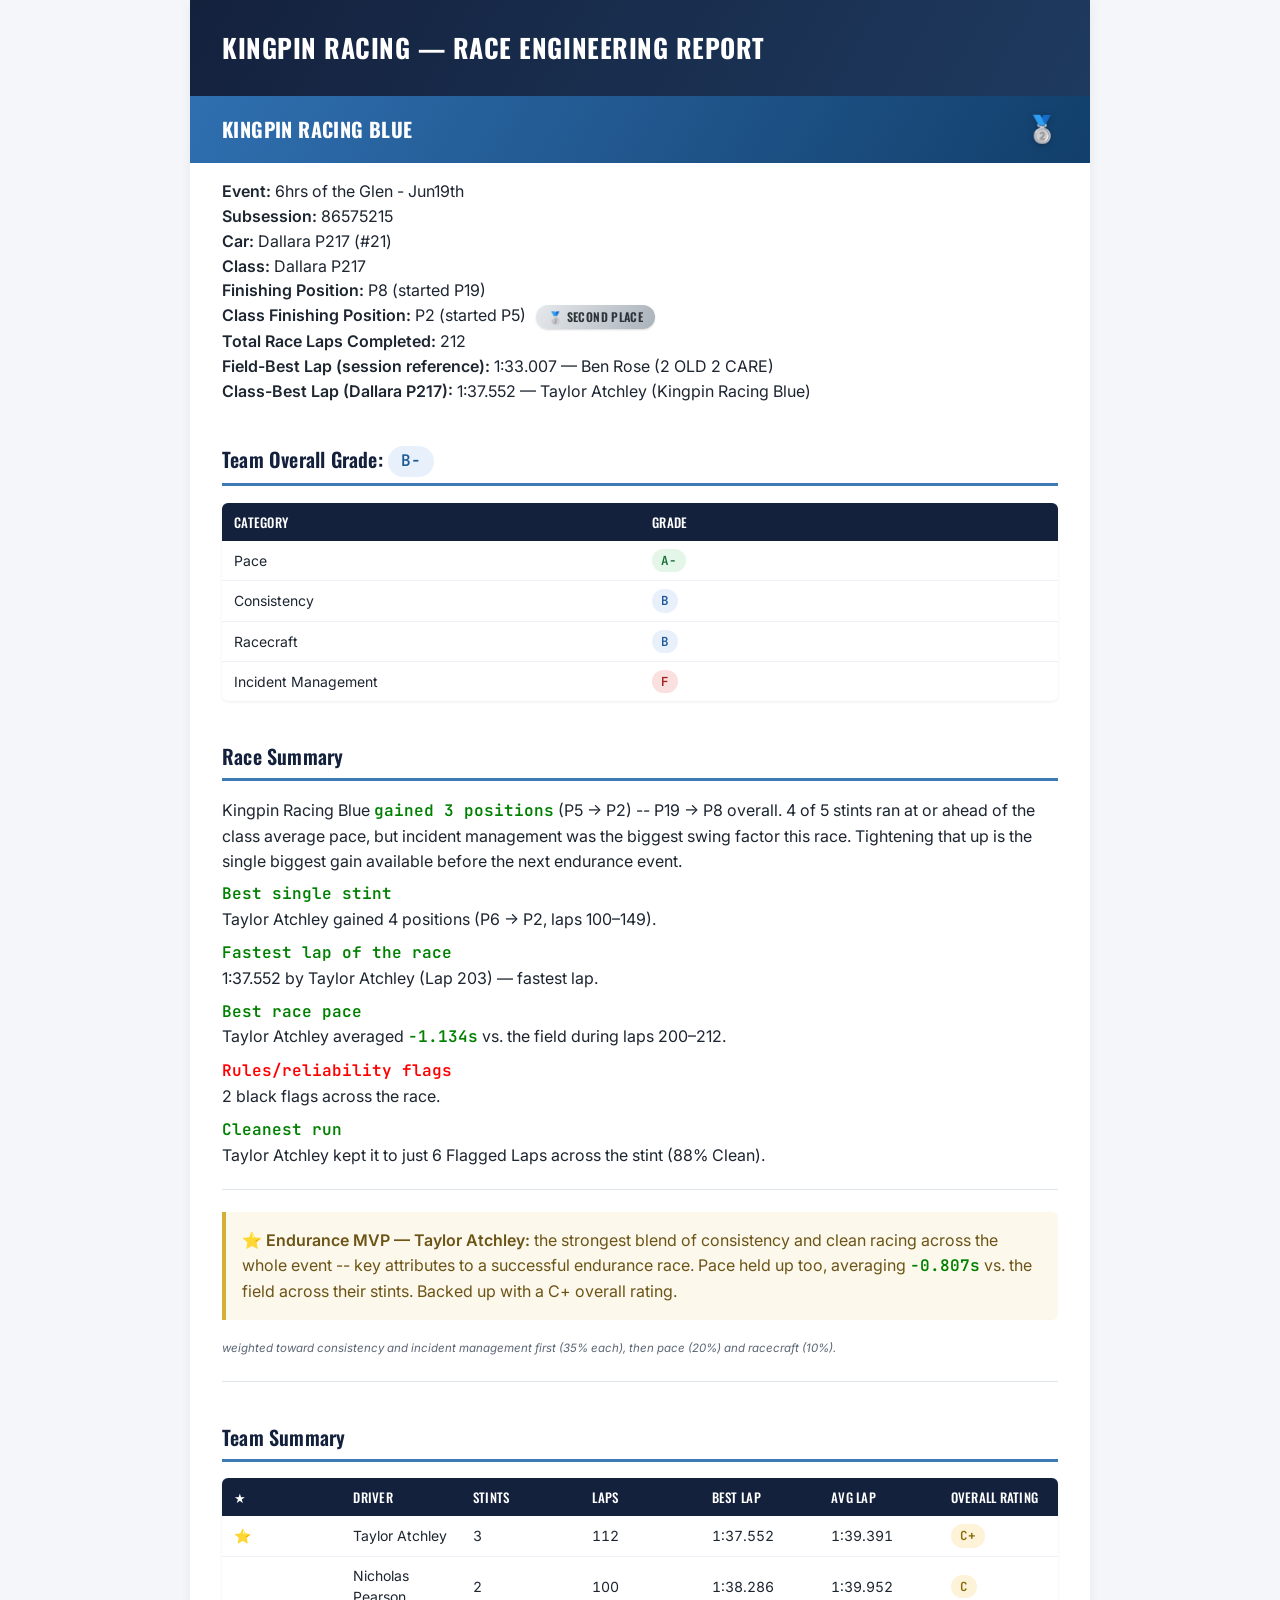
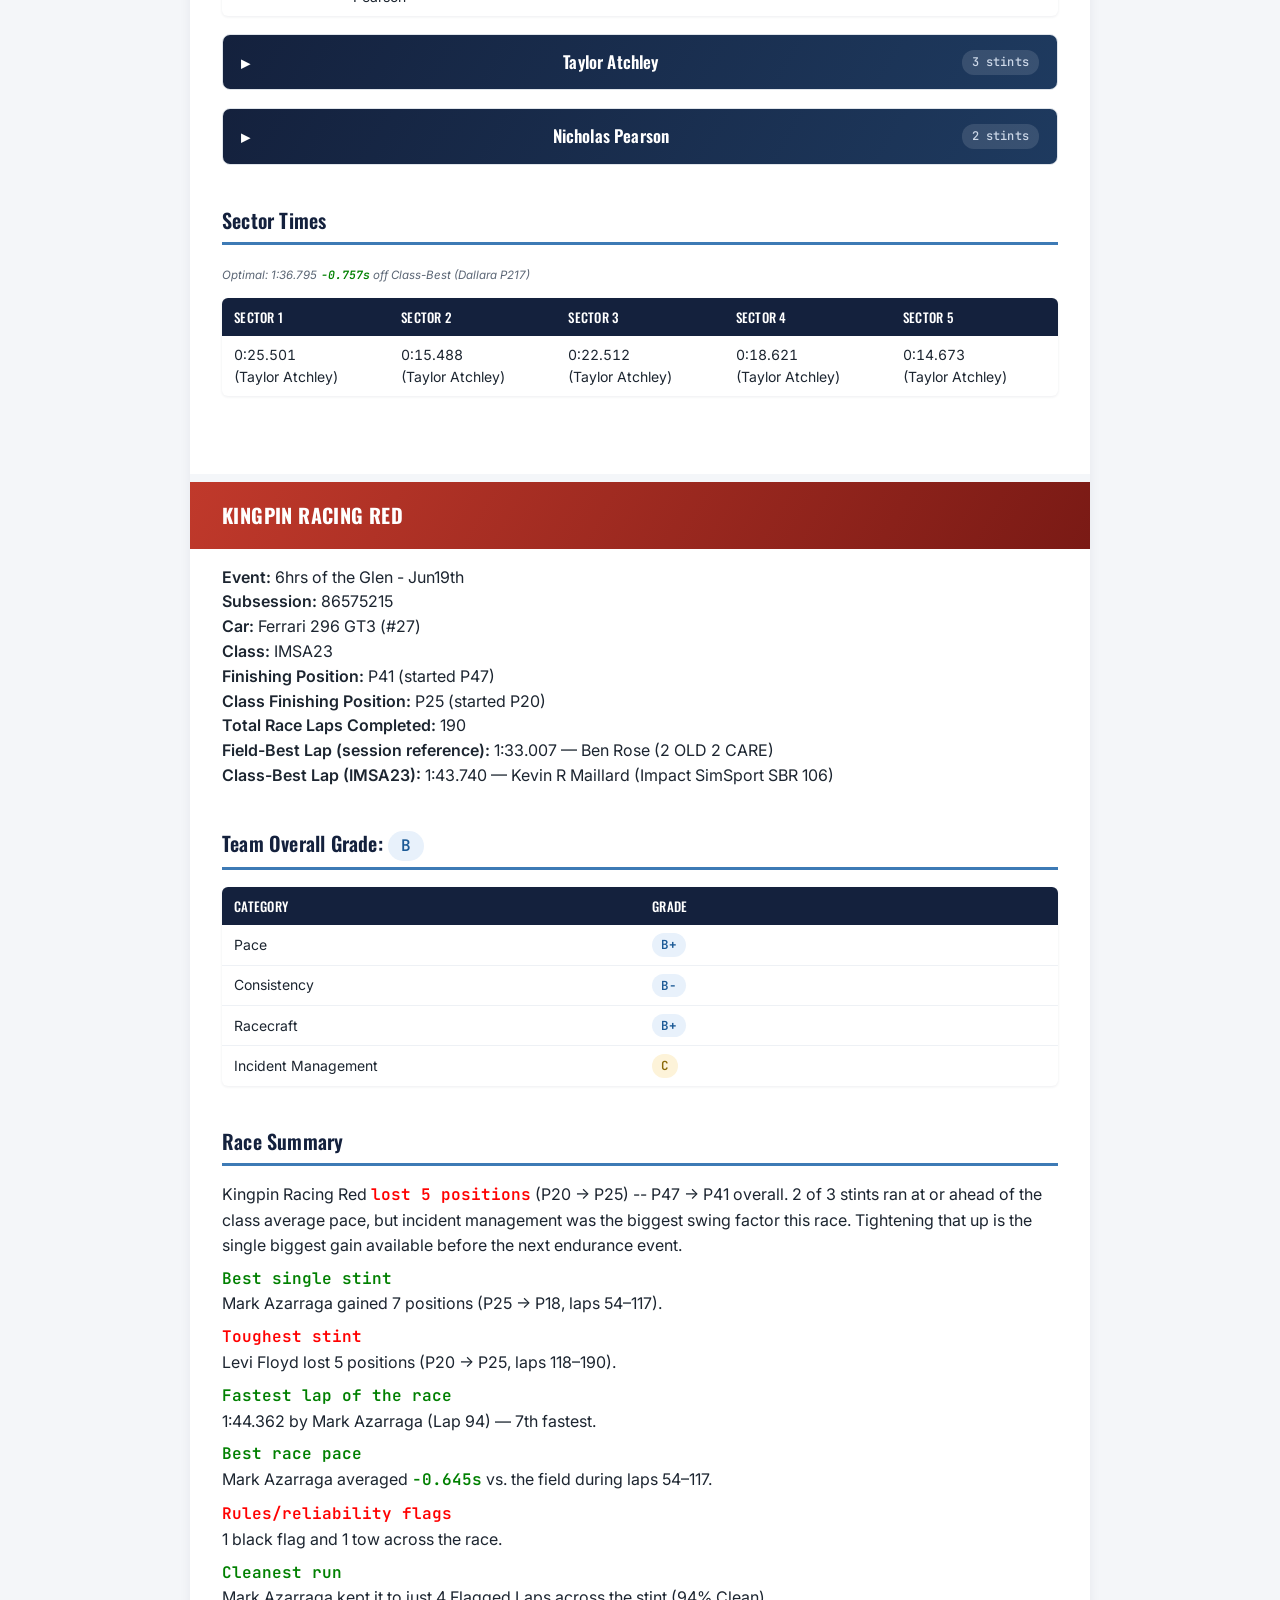
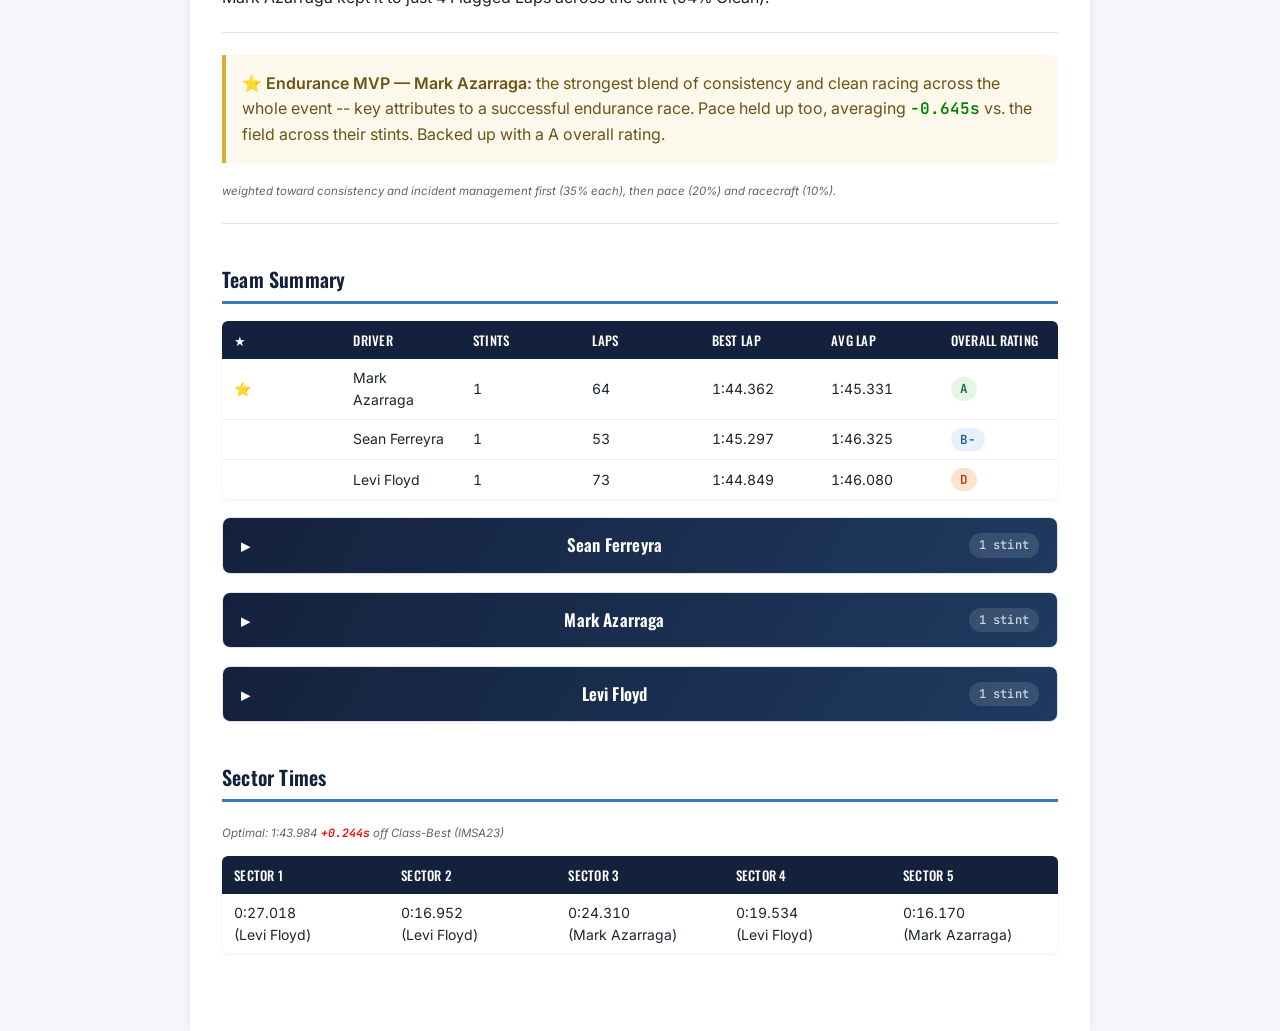
<file: reports/KingpinWatkinsJun19.html>
<!DOCTYPE html>
<html lang="en">
<head>
<meta charset="utf-8">
<meta name="viewport" content="width=device-width, initial-scale=1">
<meta name="description" content="Race report for 6hrs of the Glen - Jun19th.">
<title>Kingpin Racing — Race Report</title>
<link rel="preconnect" href="https://fonts.googleapis.com">
<link href="https://fonts.googleapis.com/css2?family=Oswald:wght@500;600;700&family=Inter:wght@400;500;600&family=JetBrains+Mono:wght@500;600&display=swap" rel="stylesheet">
<style>
:root {
    --navy: #14213d;
    --navy-2: #1e3a5f;
    --accent: #3d7ab5;
    --bg: #f4f6f9;
    --card: #ffffff;
    --ink: #1c2530;
    --muted: #5b6675;
    --green-bg: #e3f6e8; --green-ink: #146c34;
    --blue-bg: #e8f1fb;  --blue-ink: #1c5a96;
    --amber-bg: #fdf3d9; --amber-ink: #8a6a08;
    --orange-bg: #fce3cf; --orange-ink: #9a4b13;
    --red-bg: #fbe0e0;   --red-ink: #a3211d;
}
* { box-sizing: border-box; }
body {
    margin: 0;
    background: var(--bg);
    color: var(--ink);
    font-family: 'Inter', -apple-system, sans-serif;
    line-height: 1.55;
}
h1 {
    font-family: 'Oswald', sans-serif;
    font-weight: 700;
    letter-spacing: 0.02em;
    text-transform: uppercase;
    color: #fff;
    background: linear-gradient(120deg, var(--navy), var(--navy-2));
    margin: 0;
    padding: 28px 32px;
    font-size: 26px;
}
h1.team-banner {
    font-size: 20px;
    padding: 18px 32px;
    background: linear-gradient(120deg, var(--accent), var(--navy-2));
}
hr.team-divider {
    border: none;
    border-top: 8px solid var(--bg);
    margin: 0;
}
h2 {
    font-family: 'Oswald', sans-serif;
    font-weight: 600;
    color: var(--navy);
    border-bottom: 3px solid var(--accent);
    padding-bottom: 6px;
    margin-top: 40px;
    font-size: 20px;
    letter-spacing: 0.01em;
    scroll-margin-top: 84px;
}
h3 {
    font-family: 'Oswald', sans-serif;
    font-weight: 600;
    color: var(--navy-2);
    margin-top: 26px;
    font-size: 16px;
    border-left: 4px solid var(--accent);
    padding-left: 10px;
    scroll-margin-top: 84px;
}
.driver-drawer {
    margin: 18px 0;
    border: 1px solid #dfe4ea;
    border-radius: 8px;
    overflow: hidden;
}
.driver-drawer summary {
    list-style: none;
    cursor: pointer;
    padding: 14px 18px;
    background: linear-gradient(120deg, var(--navy), var(--navy-2));
    color: #fff;
    display: flex;
    align-items: center;
    justify-content: space-between;
    font-family: 'Oswald', sans-serif;
    font-weight: 600;
    font-size: 17px;
    letter-spacing: 0.01em;
}
.driver-drawer summary::-webkit-details-marker { display: none; }
.driver-drawer summary::before {
    content: "▸";
    display: inline-block;
    margin-right: 10px;
    transition: transform 0.15s;
}
.driver-drawer[open] summary::before { transform: rotate(90deg); }
.driver-drawer summary:hover { background: linear-gradient(120deg, var(--navy-2), var(--accent)); }
.drawer-meta {
    font-family: 'JetBrains Mono', monospace;
    font-size: 12px;
    font-weight: 500;
    color: #cdd8e8;
    background: rgba(255,255,255,0.12);
    padding: 3px 10px;
    border-radius: 12px;
}
.drawer-body { padding: 4px 20px 8px 20px; }
.drawer-body h3:first-child { margin-top: 14px; }
strong { font-weight: 600; }
em { color: var(--muted); font-size: 0.72em; }
hr { border: none; border-top: 1px solid #dfe4ea; margin: 22px 0; }
blockquote {
    border-left: 4px solid #d4af37;
    margin: 14px 0;
    padding: 8px 16px;
    background: #fdf8ec;
    color: #6b5416;
    border-radius: 0 6px 6px 0;
}
table {
    border-collapse: collapse;
    width: 100%;
    table-layout: fixed;
    margin: 12px 0 18px 0;
    font-size: 14px;
    background: var(--card);
    box-shadow: 0 1px 3px rgba(20,33,61,0.08);
    border-radius: 6px;
    overflow: hidden;
}
th {
    background: var(--navy);
    color: #fff;
    text-align: left;
    padding: 9px 12px;
    font-family: 'Oswald', sans-serif;
    font-weight: 500;
    letter-spacing: 0.02em;
    font-size: 13px;
    text-transform: uppercase;
    word-wrap: break-word;
    overflow-wrap: break-word;
}
td {
    border-bottom: 1px solid #eef1f5;
    padding: 8px 12px;
    font-variant-numeric: tabular-nums;
    word-wrap: break-word;
    overflow-wrap: break-word;
}
tr:last-child td { border-bottom: none; }
tr:hover td { background: #fafbfd; }
.grade {
    display: inline-block;
    font-family: 'JetBrains Mono', monospace;
    font-weight: 600;
    font-size: 12.5px;
    padding: 2px 9px;
    border-radius: 20px;
}
h2 .grade { font-size: 16px; padding: 3px 13px; vertical-align: middle; }
.grade-A { background: var(--green-bg); color: var(--green-ink); }
.grade-B { background: var(--blue-bg); color: var(--blue-ink); }
.grade-C { background: var(--amber-bg); color: var(--amber-ink); }
.grade-D { background: var(--orange-bg); color: var(--orange-ink); }
.grade-F { background: var(--red-bg); color: var(--red-ink); }
.podium-badge {
    display: inline-block;
    font-family: 'Oswald', sans-serif;
    font-weight: 600;
    font-size: 12px;
    letter-spacing: 0.03em;
    padding: 3px 12px;
    border-radius: 20px;
    margin-left: 6px;
    vertical-align: middle;
    box-shadow: 0 1px 2px rgba(0,0,0,0.15);
}
.podium-badge.podium-gold { background: linear-gradient(120deg, #f7d774, #c9971a); color: #4a3200; }
.podium-badge.podium-silver { background: linear-gradient(120deg, #e6e9ec, #aab2ba); color: #2b3238; }
.podium-badge.podium-bronze { background: linear-gradient(120deg, #d79b6a, #9c5a2e); color: #3a1f0a; }
.banner-trophy {
    float: right;
    font-size: 32px;
    line-height: 1;
    filter: drop-shadow(0 1px 3px rgba(0,0,0,0.3));
}
h1.team-banner .banner-trophy { font-size: 26px; }
span[style*="color:green"] { font-weight: 600; font-family: 'JetBrains Mono', monospace; }
span[style*="color:red"] { font-weight: 600; font-family: 'JetBrains Mono', monospace; }
ul { margin: 6px 0 14px 0; padding-left: 22px; }
li { margin-bottom: 4px; }
p { margin: 8px 0; }
.wrap { max-width: 900px; margin: 0 auto; background: var(--card); box-shadow: 0 2px 12px rgba(20,33,61,0.06); min-height: 100vh; }
.content { padding: 8px 32px 60px 32px; }
@media (max-width: 640px) {
    h1 { font-size: 20px; padding: 20px 18px; }
    .content { padding: 4px 18px 40px 18px; }
    table { font-size: 11px; }
    th, td { padding: 5px 4px; }
    .grade { font-size: 10.5px; padding: 1px 6px; }
}
@media (prefers-reduced-motion: reduce) {
    * { scroll-behavior: auto !important; transition: none !important; }
}
html { scroll-behavior: smooth; }
</style>
</head>
<body>
<div class="wrap">
<h1>Kingpin Racing — Race Engineering Report</h1>
<h1 class="team-banner" style="background: linear-gradient(120deg, #2f6fb0, #123f6b);">Kingpin Racing Blue<span class="banner-trophy">🥈</span></h1>
<div class="content">


<p><strong>Event:</strong> 6hrs of the Glen - Jun19th<br />
<strong>Subsession:</strong> 86575215<br />
<strong>Car:</strong> Dallara P217 (#21)<br />
<strong>Class:</strong> Dallara P217<br />
<strong>Finishing Position:</strong> P8 (started P19)<br />
<strong>Class Finishing Position:</strong> P2 (started P5) <span class="podium-badge podium-silver">🥈 SECOND PLACE</span><br />
<strong>Total Race Laps Completed:</strong> 212<br />
<strong>Field-Best Lap (session reference):</strong> 1:33.007 — Ben Rose (2 OLD 2 CARE)<br />
<strong>Class-Best Lap (Dallara P217):</strong> 1:37.552 — Taylor Atchley (Kingpin Racing Blue)  </p>
<h2>Team Overall Grade: <span class="grade grade-B">B-</span></h2>
<table>
<thead>
<tr>
<th>Category</th>
<th>Grade</th>
</tr>
</thead>
<tbody>
<tr>
<td>Pace</td>
<td><span class="grade grade-A">A-</span></td>
</tr>
<tr>
<td>Consistency</td>
<td><span class="grade grade-B">B</span></td>
</tr>
<tr>
<td>Racecraft</td>
<td><span class="grade grade-B">B</span></td>
</tr>
<tr>
<td>Incident Management</td>
<td><span class="grade grade-F">F</span></td>
</tr>
</tbody>
</table>
<h2>Race Summary</h2>
<p>Kingpin Racing Blue <span style="color:green">gained 3 positions</span> (P5 → P2) -- P19 → P8 overall. 4 of 5 stints ran at or ahead of the class average pace, but incident management was the biggest swing factor this race. Tightening that up is the single biggest gain available before the next endurance event.</p>
<p><strong><span style="color:green">Best single stint</span></strong><br />
Taylor Atchley gained 4 positions (P6 → P2, laps 100–149).</p>
<p><strong><span style="color:green">Fastest lap of the race</span></strong><br />
1:37.552 by Taylor Atchley (Lap 203) — fastest lap.</p>
<p><strong><span style="color:green">Best race pace</span></strong><br />
Taylor Atchley averaged <span style="color:green">-1.134s</span> vs. the field during laps 200–212.</p>
<p><strong><span style="color:red">Rules/reliability flags</span></strong><br />
2 black flags across the race.</p>
<p><strong><span style="color:green">Cleanest run</span></strong><br />
Taylor Atchley kept it to just 6 Flagged Laps across the stint (88% Clean).</p>
<hr />
<blockquote>
<p>⭐ <strong>Endurance MVP — Taylor Atchley:</strong> the strongest blend of consistency and clean racing across the whole event -- key attributes to a successful endurance race. Pace held up too, averaging <span style="color:green">-0.807s</span> vs. the field across their stints. Backed up with a C+ overall rating.</p>
</blockquote>
<p><em>weighted toward consistency and incident management first (35% each), then pace (20%) and racecraft (10%).</em></p>
<hr />
<h2>Team Summary</h2>
<table>
<thead>
<tr>
<th>★</th>
<th>Driver</th>
<th>Stints</th>
<th>Laps</th>
<th>Best Lap</th>
<th>Avg Lap</th>
<th>Overall Rating</th>
</tr>
</thead>
<tbody>
<tr>
<td>⭐</td>
<td>Taylor Atchley</td>
<td>3</td>
<td>112</td>
<td>1:37.552</td>
<td>1:39.391</td>
<td><span class="grade grade-C">C+</span></td>
</tr>
<tr>
<td></td>
<td>Nicholas Pearson</td>
<td>2</td>
<td>100</td>
<td>1:38.286</td>
<td>1:39.952</td>
<td><span class="grade grade-C">C</span></td>
</tr>
</tbody>
</table>
<details class="driver-drawer"><summary><span class="drawer-name">Taylor Atchley</span><span class="drawer-meta">3 stints</span></summary><div class="drawer-body">
<h3>Stint 1 — Laps 1–49 (49 laps)</h3>
<ul>
<li><strong>Position:</strong> P5 → P3 (<span style="color:green">Gained 2</span>)</li>
<li><strong>Fastest Lap:</strong> 1:37.854 (Lap 2)</li>
<li><strong>Average Lap:</strong> 1:39.027</li>
<li><strong>Consistency Rating:</strong> Strong</li>
<li><strong>Lap Trend:</strong> 🟢 <span style="color:green">-0.208s</span></li>
</ul>
<table>
<thead>
<tr>
<th>Pace</th>
<th>Consistency</th>
<th>Racecraft</th>
<th>Incident Management</th>
</tr>
</thead>
<tbody>
<tr>
<td><span class="grade grade-A">A+</span></td>
<td><span class="grade grade-B">B-</span></td>
<td><span class="grade grade-A">A+</span></td>
<td><span class="grade grade-B">B+</span></td>
</tr>
</tbody>
</table>
<p><strong>Incident Analysis:</strong> 6 flagged laps.<br />
  6x off track</p>
<p>🟢 <strong>Strengths:</strong><br />
- Strong lap-to-lap consistency (stdev 0.997s).<br />
- Lap times improved as the stint progressed, showing excellent adaptation and tire management.<br />
- Net position gain of 2 during the stint.</p>
<p>🟡 <strong>Opportunities:</strong><br />
- 6 incident-flagged laps this stint -- 6x off track.</p>
<hr />
<h3>Stint 2 — Laps 100–149 (50 laps)</h3>
<ul>
<li><strong>Position:</strong> P6 → P2 (<span style="color:green">Gained 4</span>)</li>
<li><strong>Fastest Lap:</strong> 1:37.940 (Lap 140)</li>
<li><strong>Average Lap:</strong> 1:39.413</li>
<li><strong>Consistency Rating:</strong> Strong</li>
<li><strong>Lap Trend:</strong> 🟢 <span style="color:green">-0.230s</span></li>
</ul>
<table>
<thead>
<tr>
<th>Pace</th>
<th>Consistency</th>
<th>Racecraft</th>
<th>Incident Management</th>
</tr>
</thead>
<tbody>
<tr>
<td><span class="grade grade-A">A-</span></td>
<td><span class="grade grade-B">B+</span></td>
<td><span class="grade grade-B">B</span></td>
<td><span class="grade grade-F">F</span></td>
</tr>
</tbody>
</table>
<p><strong>Incident Analysis:</strong> 13 flagged laps.<br />
  12x off track, 3x lost control, 2x car contact, 1x contact, 1x black flag</p>
<p>🟢 <strong>Strengths:</strong><br />
- Strong lap-to-lap consistency (stdev 0.636s).<br />
- Lap times improved as the stint progressed, showing excellent adaptation and tire management.<br />
- Net position gain of 4 during the stint.</p>
<p>🟡 <strong>Opportunities:</strong><br />
- 13 incident-flagged laps this stint -- 12x off track, 3x lost control, 2x car contact.</p>
<p>🔴 <strong>Critical Moments:</strong> <strong>Time Loss: 15.277s</strong><br />
- Lap 119: off track, car contact, lost control — <span style="color:red">+13.110s</span>.<br />
- Lap 115: off track — <span style="color:red">+2.167s</span>.<br />
- Lap 136: black flag, car contact, lost control — no lap time recorded.</p>
<hr />
<h3>Stint 3 — Laps 200–212 (13 laps) 💧</h3>
<ul>
<li><strong>Position:</strong> P3 → P2 (<span style="color:green">Gained 1</span>)</li>
<li><strong>Fastest Lap:</strong> 1:37.552 (Lap 203)</li>
<li><strong>Average Lap:</strong> 1:40.677</li>
<li><strong>Consistency Rating:</strong> <span style="color:red">Inconsistent</span></li>
<li><strong>Lap Trend:</strong> 🔴 <span style="color:red">+3.962s</span></li>
</ul>
<table>
<thead>
<tr>
<th>Pace</th>
<th>Consistency</th>
<th>Racecraft</th>
<th>Incident Management</th>
</tr>
</thead>
<tbody>
<tr>
<td><span class="grade grade-A">A+</span></td>
<td><span class="grade grade-F">F</span></td>
<td><span class="grade grade-A">A+</span></td>
<td><span class="grade grade-A">A+</span></td>
</tr>
</tbody>
</table>
<p><strong>Incident Analysis:</strong> 0 flagged laps.</p>
<p>🟢 <strong>Strengths:</strong><br />
- Track conditions shifted mid-stint -- any late-stint pace change reflects that transition.<br />
- Net position gain of 1 during the stint.<br />
- Clean Sheet – Zero incident points. Clean, composed, and mistake-free from start to finish.</p>
<p>🟡 <strong>Opportunities:</strong><br />
- A strong, clean performance.  Find the Last 1%.</p>
<hr />
<p><strong>Engineering Notes</strong><br />
- Excessive Track Usage -- Track limits are the edge—not the target..<br />
- Several lost-control moments interrupted otherwise promising laps. Prioritize smooth steering, braking, and throttle application.  Smooth is Fast.<br />
- 3x car contact incidents -- Keeping the Body Shop in Business.<br />
- Picked up a black flag -- Discipline Wins Races.<br />
- Track conditions shifted mid-stint -- any late-stint pace change reflects that transition.</p>
<p><strong>Sector Consistency</strong></p>
<table>
<thead>
<tr>
<th>Condition</th>
<th>Sector 1</th>
<th>Sector 2</th>
<th>Sector 3</th>
<th>Sector 4</th>
<th>Sector 5</th>
</tr>
</thead>
<tbody>
<tr>
<td>Dry</td>
<td>0.250s</td>
<td>0.376s</td>
<td>0.318s</td>
<td>0.289s</td>
<td>0.371s</td>
</tr>
<tr>
<td>Wet</td>
<td><span style="color:purple">0.284s</span></td>
<td><span style="color:purple">0.466s</span></td>
<td><span style="color:purple">0.506s</span></td>
<td><span style="color:purple">0.535s</span></td>
<td><span style="color:purple">0.797s</span></td>
</tr>
</tbody>
</table>
<hr />
</div></details><details class="driver-drawer"><summary><span class="drawer-name">Nicholas Pearson</span><span class="drawer-meta">2 stints</span></summary><div class="drawer-body">
<h3>Stint 1 — Laps 50–99 (50 laps)</h3>
<ul>
<li><strong>Position:</strong> P3 → P2 (<span style="color:green">Gained 1</span>)</li>
<li><strong>Fastest Lap:</strong> 1:38.286 (Lap 93)</li>
<li><strong>Average Lap:</strong> 1:40.199</li>
<li><strong>Consistency Rating:</strong> Strong</li>
<li><strong>Lap Trend:</strong> 🟢 <span style="color:green">-2.312s</span></li>
</ul>
<table>
<thead>
<tr>
<th>Pace</th>
<th>Consistency</th>
<th>Racecraft</th>
<th>Incident Management</th>
</tr>
</thead>
<tbody>
<tr>
<td><span class="grade grade-B">B</span></td>
<td><span class="grade grade-B">B</span></td>
<td><span class="grade grade-C">C+</span></td>
<td><span class="grade grade-F">F</span></td>
</tr>
</tbody>
</table>
<p><strong>Incident Analysis:</strong> 10 flagged laps.<br />
  8x off track, 2x lost control, 1x car contact, 1x black flag</p>
<p>🟢 <strong>Strengths:</strong><br />
- Strong lap-to-lap consistency (stdev 0.766s).<br />
- Lap times improved as the stint progressed, showing excellent adaptation and tire management.<br />
- Net position gain of 1 during the stint.</p>
<p>🟡 <strong>Opportunities:</strong><br />
- 10 incident-flagged laps this stint -- 8x off track, 2x lost control, 1x car contact.</p>
<p>🔴 <strong>Critical Moments:</strong> <strong>Time Loss: 18.933s</strong><br />
- Lap 59: off track, lost control — <span style="color:red">+9.613s</span>.<br />
- Lap 65: lost control — <span style="color:red">+9.320s</span>.<br />
- Lap 99: black flag — no lap time recorded.</p>
<hr />
<h3>Stint 2 — Laps 150–199 (50 laps)</h3>
<ul>
<li><strong>Position:</strong> P3 → P2 (<span style="color:green">Gained 1</span>)</li>
<li><strong>Fastest Lap:</strong> 1:38.296 (Lap 176)</li>
<li><strong>Average Lap:</strong> 1:39.705</li>
<li><strong>Consistency Rating:</strong> Strong</li>
<li><strong>Lap Trend:</strong> 🟢 <span style="color:green">-1.037s</span></li>
</ul>
<table>
<thead>
<tr>
<th>Pace</th>
<th>Consistency</th>
<th>Racecraft</th>
<th>Incident Management</th>
</tr>
</thead>
<tbody>
<tr>
<td><span class="grade grade-A">A</span></td>
<td><span class="grade grade-B">B</span></td>
<td><span class="grade grade-C">C+</span></td>
<td><span class="grade grade-C">C</span></td>
</tr>
</tbody>
</table>
<p><strong>Incident Analysis:</strong> 8 flagged laps.<br />
  6x off track, 2x lost control, 1x contact</p>
<p>🟢 <strong>Strengths:</strong><br />
- Strong lap-to-lap consistency (stdev 0.669s).<br />
- Lap times improved as the stint progressed, showing excellent adaptation and tire management.<br />
- Net position gain of 1 during the stint.</p>
<p>🟡 <strong>Opportunities:</strong><br />
- 8 incident-flagged laps this stint -- 6x off track, 2x lost control, 1x contact.</p>
<p>🔴 <strong>Critical Moments:</strong> <strong>Time Loss: 18.864s</strong><br />
- Lap 165: lost control — <span style="color:red">+18.864s</span>.</p>
<hr />
<p><strong>Engineering Notes</strong><br />
- Several lost-control moments interrupted otherwise promising laps. Prioritize smooth steering, braking, and throttle application.  Smooth is Fast.<br />
- Car contact incident -- Zero contact is always faster than fixing damage..<br />
- Picked up a black flag -- Discipline Wins Races.</p>
<p><strong>Sector Consistency</strong></p>
<table>
<thead>
<tr>
<th>Sector 1</th>
<th>Sector 2</th>
<th>Sector 3</th>
<th>Sector 4</th>
<th>Sector 5</th>
</tr>
</thead>
<tbody>
<tr>
<td><span style="color:purple">0.173s</span></td>
<td><span style="color:purple">0.307s</span></td>
<td><span style="color:purple">0.282s</span></td>
<td><span style="color:purple">0.210s</span></td>
<td><span style="color:purple">0.288s</span></td>
</tr>
</tbody>
</table>
</div></details><h2>Sector Times</h2>
<p><em>Optimal: 1:36.795</em>  <em><span style="color:green">-0.757s</span> off Class-Best (Dallara P217)</em></p>
<table>
<thead>
<tr>
<th>Sector 1</th>
<th>Sector 2</th>
<th>Sector 3</th>
<th>Sector 4</th>
<th>Sector 5</th>
</tr>
</thead>
<tbody>
<tr>
<td>0:25.501<br>(Taylor Atchley)</td>
<td>0:15.488<br>(Taylor Atchley)</td>
<td>0:22.512<br>(Taylor Atchley)</td>
<td>0:18.621<br>(Taylor Atchley)</td>
<td>0:14.673<br>(Taylor Atchley)</td>
</tr>
</tbody>
</table>
</div><hr class="team-divider">
<h1 class="team-banner" style="background: linear-gradient(120deg, #c0392b, #7a1a15);">Kingpin Racing Red</h1>
<div class="content">

<p><strong>Event:</strong> 6hrs of the Glen - Jun19th<br />
<strong>Subsession:</strong> 86575215<br />
<strong>Car:</strong> Ferrari 296 GT3 (#27)<br />
<strong>Class:</strong> IMSA23<br />
<strong>Finishing Position:</strong> P41 (started P47)<br />
<strong>Class Finishing Position:</strong> P25 (started P20)<br />
<strong>Total Race Laps Completed:</strong> 190<br />
<strong>Field-Best Lap (session reference):</strong> 1:33.007 — Ben Rose (2 OLD 2 CARE)<br />
<strong>Class-Best Lap (IMSA23):</strong> 1:43.740 — Kevin R Maillard (Impact SimSport SBR 106)  </p>
<h2>Team Overall Grade: <span class="grade grade-B">B</span></h2>
<table>
<thead>
<tr>
<th>Category</th>
<th>Grade</th>
</tr>
</thead>
<tbody>
<tr>
<td>Pace</td>
<td><span class="grade grade-B">B+</span></td>
</tr>
<tr>
<td>Consistency</td>
<td><span class="grade grade-B">B-</span></td>
</tr>
<tr>
<td>Racecraft</td>
<td><span class="grade grade-B">B+</span></td>
</tr>
<tr>
<td>Incident Management</td>
<td><span class="grade grade-C">C</span></td>
</tr>
</tbody>
</table>
<h2>Race Summary</h2>
<p>Kingpin Racing Red <span style="color:red">lost 5 positions</span> (P20 → P25) -- P47 → P41 overall. 2 of 3 stints ran at or ahead of the class average pace, but incident management was the biggest swing factor this race. Tightening that up is the single biggest gain available before the next endurance event.</p>
<p><strong><span style="color:green">Best single stint</span></strong><br />
Mark Azarraga gained 7 positions (P25 → P18, laps 54–117).</p>
<p><strong><span style="color:red">Toughest stint</span></strong><br />
Levi Floyd lost 5 positions (P20 → P25, laps 118–190).</p>
<p><strong><span style="color:green">Fastest lap of the race</span></strong><br />
1:44.362 by Mark Azarraga (Lap 94) — 7th fastest.</p>
<p><strong><span style="color:green">Best race pace</span></strong><br />
Mark Azarraga averaged <span style="color:green">-0.645s</span> vs. the field during laps 54–117.</p>
<p><strong><span style="color:red">Rules/reliability flags</span></strong><br />
1 black flag and 1 tow across the race.</p>
<p><strong><span style="color:green">Cleanest run</span></strong><br />
Mark Azarraga kept it to just 4 Flagged Laps across the stint (94% Clean).</p>
<hr />
<blockquote>
<p>⭐ <strong>Endurance MVP — Mark Azarraga:</strong> the strongest blend of consistency and clean racing across the whole event -- key attributes to a successful endurance race. Pace held up too, averaging <span style="color:green">-0.645s</span> vs. the field across their stints. Backed up with a A overall rating.</p>
</blockquote>
<p><em>weighted toward consistency and incident management first (35% each), then pace (20%) and racecraft (10%).</em></p>
<hr />
<h2>Team Summary</h2>
<table>
<thead>
<tr>
<th>★</th>
<th>Driver</th>
<th>Stints</th>
<th>Laps</th>
<th>Best Lap</th>
<th>Avg Lap</th>
<th>Overall Rating</th>
</tr>
</thead>
<tbody>
<tr>
<td>⭐</td>
<td>Mark Azarraga</td>
<td>1</td>
<td>64</td>
<td>1:44.362</td>
<td>1:45.331</td>
<td><span class="grade grade-A">A</span></td>
</tr>
<tr>
<td></td>
<td>Sean Ferreyra</td>
<td>1</td>
<td>53</td>
<td>1:45.297</td>
<td>1:46.325</td>
<td><span class="grade grade-B">B-</span></td>
</tr>
<tr>
<td></td>
<td>Levi Floyd</td>
<td>1</td>
<td>73</td>
<td>1:44.849</td>
<td>1:46.080</td>
<td><span class="grade grade-D">D</span></td>
</tr>
</tbody>
</table>
<details class="driver-drawer"><summary><span class="drawer-name">Sean Ferreyra</span><span class="drawer-meta">1 stint</span></summary><div class="drawer-body">
<h3>Stint 1 — Laps 1–53 (53 laps)</h3>
<ul>
<li><strong>Position:</strong> P20 → P23 (<span style="color:red">Lost 3</span>)</li>
<li><strong>Fastest Lap:</strong> 1:45.297 (Lap 22)</li>
<li><strong>Average Lap:</strong> 1:46.325</li>
<li><strong>Consistency Rating:</strong> Strong</li>
<li><strong>Lap Trend:</strong> 🟢 <span style="color:green">-0.280s</span></li>
</ul>
<table>
<thead>
<tr>
<th>Pace</th>
<th>Consistency</th>
<th>Racecraft</th>
<th>Incident Management</th>
</tr>
</thead>
<tbody>
<tr>
<td><span class="grade grade-A">A</span></td>
<td><span class="grade grade-B">B</span></td>
<td><span class="grade grade-A">A</span></td>
<td><span class="grade grade-D">D</span></td>
</tr>
</tbody>
</table>
<p><strong>Incident Analysis:</strong> 6 flagged laps.<br />
  4x off track, 2x lost control, 2x car contact</p>
<p>🟢 <strong>Strengths:</strong><br />
- Strong lap-to-lap consistency (stdev 0.694s).<br />
- Lap times improved as the stint progressed, showing excellent adaptation and tire management.</p>
<p>🟡 <strong>Opportunities:</strong><br />
- Net position loss of 3 during the stint -- looks like that off track on Lap 25 really cost some positions.<br />
- 6 incident-flagged laps this stint -- 4x off track, 2x lost control, 2x car contact.</p>
<p>🔴 <strong>Critical Moments:</strong> <strong>Time Loss: 5.026s</strong><br />
- Lap 25: off track — <span style="color:red">+5.026s</span>.</p>
<hr />
<p><strong>Engineering Notes</strong><br />
- Several lost-control moments interrupted otherwise promising laps. Prioritize smooth steering, braking, and throttle application.  Smooth is Fast.<br />
- 2x car contact incidents -- Making friends.. One Door at a time..</p>
<p><strong>Sector Consistency</strong></p>
<table>
<thead>
<tr>
<th>Sector 1</th>
<th>Sector 2</th>
<th>Sector 3</th>
<th>Sector 4</th>
<th>Sector 5</th>
</tr>
</thead>
<tbody>
<tr>
<td><span style="color:purple">0.156s</span></td>
<td>0.362s</td>
<td>0.277s</td>
<td>0.157s</td>
<td>0.238s</td>
</tr>
</tbody>
</table>
<hr />
</div></details><details class="driver-drawer"><summary><span class="drawer-name">Mark Azarraga</span><span class="drawer-meta">1 stint</span></summary><div class="drawer-body">
<h3>Stint 1 — Laps 54–117 (64 laps)</h3>
<ul>
<li><strong>Position:</strong> P25 → P18 (<span style="color:green">Gained 7</span>)</li>
<li><strong>Fastest Lap:</strong> 1:44.362 (Lap 94)</li>
<li><strong>Average Lap:</strong> 1:45.331</li>
<li><strong>Consistency Rating:</strong> Strong</li>
<li><strong>Lap Trend:</strong> 🟢 <span style="color:green">-0.377s</span></li>
</ul>
<table>
<thead>
<tr>
<th>Pace</th>
<th>Consistency</th>
<th>Racecraft</th>
<th>Incident Management</th>
</tr>
</thead>
<tbody>
<tr>
<td><span class="grade grade-A">A</span></td>
<td><span class="grade grade-B">B+</span></td>
<td><span class="grade grade-A">A</span></td>
<td><span class="grade grade-A">A+</span></td>
</tr>
</tbody>
</table>
<p><strong>Incident Analysis:</strong> 4 flagged laps.<br />
  4x off track</p>
<p>🟢 <strong>Strengths:</strong><br />
- Strong lap-to-lap consistency (stdev 0.602s).<br />
- Lap times improved as the stint progressed, showing excellent adaptation and tire management.<br />
- Net position gain of 7 during the stint.</p>
<p>🟡 <strong>Opportunities:</strong><br />
- 4 incident-flagged laps this stint -- 4x off track.</p>
<hr />
<p><strong>Engineering Notes</strong><br />
- Textbook rhythm in Stint 1, this is the Benchmark!</p>
<p><strong>Sector Consistency</strong></p>
<table>
<thead>
<tr>
<th>Sector 1</th>
<th>Sector 2</th>
<th>Sector 3</th>
<th>Sector 4</th>
<th>Sector 5</th>
</tr>
</thead>
<tbody>
<tr>
<td>0.299s</td>
<td><span style="color:purple">0.214s</span></td>
<td><span style="color:purple">0.197s</span></td>
<td><span style="color:purple">0.154s</span></td>
<td><span style="color:purple">0.167s</span></td>
</tr>
</tbody>
</table>
<hr />
</div></details><details class="driver-drawer"><summary><span class="drawer-name">Levi Floyd</span><span class="drawer-meta">1 stint</span></summary><div class="drawer-body">
<h3>Stint 1 — Laps 118–190 (73 laps) 💧</h3>
<ul>
<li><strong>Position:</strong> P20 → P25 (<span style="color:red">Lost 5</span>)</li>
<li><strong>Fastest Lap:</strong> 1:44.849 (Lap 173)</li>
<li><strong>Average Lap:</strong> 1:46.080</li>
<li><strong>Consistency Rating:</strong> Moderate</li>
<li><strong>Lap Trend:</strong> 🔴 <span style="color:red">+0.757s</span></li>
</ul>
<table>
<thead>
<tr>
<th>Pace</th>
<th>Consistency</th>
<th>Racecraft</th>
<th>Incident Management</th>
</tr>
</thead>
<tbody>
<tr>
<td><span class="grade grade-C">C+</span></td>
<td><span class="grade grade-C">C</span></td>
<td><span class="grade grade-B">B-</span></td>
<td><span class="grade grade-F">F</span></td>
</tr>
</tbody>
</table>
<p><strong>Incident Analysis:</strong> 10 flagged laps.<br />
  9x off track, 2x contact, 1x black flag, 1x lost control, 1x discontinuity, 1x tow</p>
<p>🟢 <strong>Strengths:</strong><br />
- Delivered the Package. Next Time Faster..</p>
<p>🟡 <strong>Opportunities:</strong><br />
- Lap time spread was moderate (stdev 1.203s) -- Consistency creates Speed.<br />
- Pace dropped 0.757s from the start to the end of the run -- Save the Fuel, Save the Tires, Save the Pace.<br />
- Net position loss of 5 during the stint.<br />
- 10 incident-flagged laps this stint -- 9x off track, 2x contact, 1x black flag.</p>
<p>🔴 <strong>Critical Moments:</strong> <strong>Time Loss: 0.000s</strong><br />
- Lap 134: black flag, contact, lost control, discontinuity, tow — no lap time recorded.</p>
<hr />
<p><strong>Engineering Notes</strong><br />
- At least one lost-control moment -- It happens to us all, don't sweat it.<br />
- 2x car contact incidents -- Making friends.. One Door at a time..<br />
- Picked up a black flag -- Discipline Wins Races.</p>
<p><strong>Sector Consistency</strong></p>
<table>
<thead>
<tr>
<th>Condition</th>
<th>Sector 1</th>
<th>Sector 2</th>
<th>Sector 3</th>
<th>Sector 4</th>
<th>Sector 5</th>
</tr>
</thead>
<tbody>
<tr>
<td>Dry</td>
<td>0.182s</td>
<td>0.332s</td>
<td>0.366s</td>
<td>0.400s</td>
<td>0.254s</td>
</tr>
<tr>
<td>Wet</td>
<td><span style="color:purple">0.068s</span></td>
<td><span style="color:purple">0.216s</span></td>
<td><span style="color:purple">0.242s</span></td>
<td><span style="color:purple">0.155s</span></td>
<td><span style="color:purple">0.242s</span></td>
</tr>
</tbody>
</table>
</div></details><h2>Sector Times</h2>
<p><em>Optimal: 1:43.984</em>  <em><span style="color:red">+0.244s</span> off Class-Best (IMSA23)</em></p>
<table>
<thead>
<tr>
<th>Sector 1</th>
<th>Sector 2</th>
<th>Sector 3</th>
<th>Sector 4</th>
<th>Sector 5</th>
</tr>
</thead>
<tbody>
<tr>
<td>0:27.018<br>(Levi Floyd)</td>
<td>0:16.952<br>(Levi Floyd)</td>
<td>0:24.310<br>(Mark Azarraga)</td>
<td>0:19.534<br>(Levi Floyd)</td>
<td>0:16.170<br>(Mark Azarraga)</td>
</tr>
</tbody>
</table>
</div>
</div>
</body>
</html>
</file>
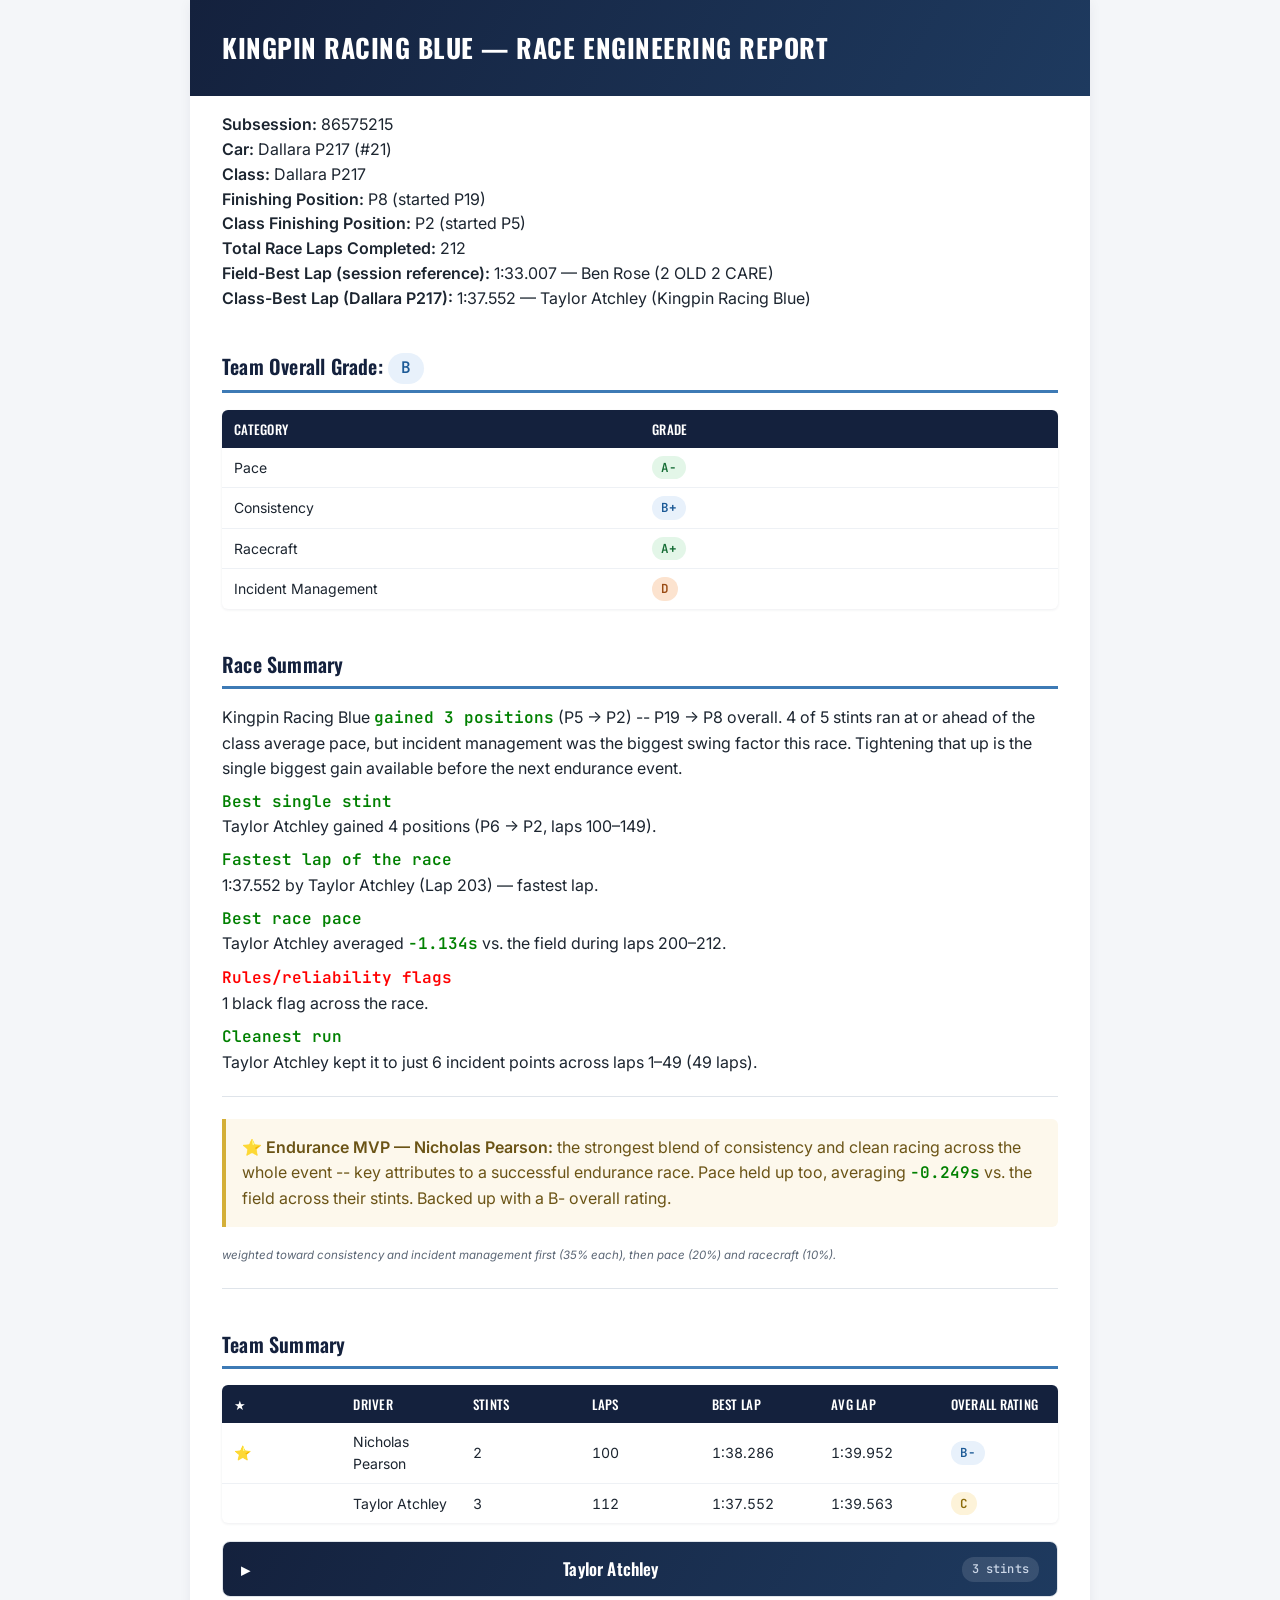
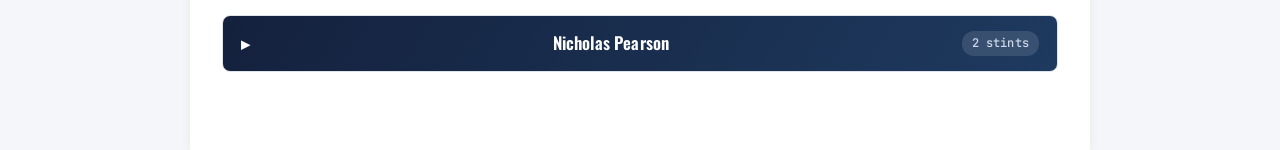
<file: reports/KinpinWatkinsJun19.html>
<!DOCTYPE html>
<html lang="en">
<head>
<meta charset="utf-8">
<meta name="viewport" content="width=device-width, initial-scale=1">
<title>Kingpin Racing Blue — Race Report</title>
<link rel="preconnect" href="https://fonts.googleapis.com">
<link href="https://fonts.googleapis.com/css2?family=Oswald:wght@500;600;700&family=Inter:wght@400;500;600&family=JetBrains+Mono:wght@500;600&display=swap" rel="stylesheet">
<style>
:root {
    --navy: #14213d;
    --navy-2: #1e3a5f;
    --accent: #3d7ab5;
    --bg: #f4f6f9;
    --card: #ffffff;
    --ink: #1c2530;
    --muted: #5b6675;
    --green-bg: #e3f6e8; --green-ink: #146c34;
    --blue-bg: #e8f1fb;  --blue-ink: #1c5a96;
    --amber-bg: #fdf3d9; --amber-ink: #8a6a08;
    --orange-bg: #fce3cf; --orange-ink: #9a4b13;
    --red-bg: #fbe0e0;   --red-ink: #a3211d;
}
* { box-sizing: border-box; }
body {
    margin: 0;
    background: var(--bg);
    color: var(--ink);
    font-family: 'Inter', -apple-system, sans-serif;
    line-height: 1.55;
}
h1 {
    font-family: 'Oswald', sans-serif;
    font-weight: 700;
    letter-spacing: 0.02em;
    text-transform: uppercase;
    color: #fff;
    background: linear-gradient(120deg, var(--navy), var(--navy-2));
    margin: 0;
    padding: 28px 32px;
    font-size: 26px;
}
h2 {
    font-family: 'Oswald', sans-serif;
    font-weight: 600;
    color: var(--navy);
    border-bottom: 3px solid var(--accent);
    padding-bottom: 6px;
    margin-top: 40px;
    font-size: 20px;
    letter-spacing: 0.01em;
    scroll-margin-top: 84px;
}
h3 {
    font-family: 'Oswald', sans-serif;
    font-weight: 600;
    color: var(--navy-2);
    margin-top: 26px;
    font-size: 16px;
    border-left: 4px solid var(--accent);
    padding-left: 10px;
    scroll-margin-top: 84px;
}
.driver-drawer {
    margin: 18px 0;
    border: 1px solid #dfe4ea;
    border-radius: 8px;
    overflow: hidden;
}
.driver-drawer summary {
    list-style: none;
    cursor: pointer;
    padding: 14px 18px;
    background: linear-gradient(120deg, var(--navy), var(--navy-2));
    color: #fff;
    display: flex;
    align-items: center;
    justify-content: space-between;
    font-family: 'Oswald', sans-serif;
    font-weight: 600;
    font-size: 17px;
    letter-spacing: 0.01em;
}
.driver-drawer summary::-webkit-details-marker { display: none; }
.driver-drawer summary::before {
    content: "▸";
    display: inline-block;
    margin-right: 10px;
    transition: transform 0.15s;
}
.driver-drawer[open] summary::before { transform: rotate(90deg); }
.driver-drawer summary:hover { background: linear-gradient(120deg, var(--navy-2), var(--accent)); }
.drawer-meta {
    font-family: 'JetBrains Mono', monospace;
    font-size: 12px;
    font-weight: 500;
    color: #cdd8e8;
    background: rgba(255,255,255,0.12);
    padding: 3px 10px;
    border-radius: 12px;
}
.drawer-body { padding: 4px 20px 8px 20px; }
.drawer-body h3:first-child { margin-top: 14px; }
strong { font-weight: 600; }
em { color: var(--muted); font-size: 0.72em; }
hr { border: none; border-top: 1px solid #dfe4ea; margin: 22px 0; }
blockquote {
    border-left: 4px solid #d4af37;
    margin: 14px 0;
    padding: 8px 16px;
    background: #fdf8ec;
    color: #6b5416;
    border-radius: 0 6px 6px 0;
}
table {
    border-collapse: collapse;
    width: 100%;
    table-layout: fixed;
    margin: 12px 0 18px 0;
    font-size: 14px;
    background: var(--card);
    box-shadow: 0 1px 3px rgba(20,33,61,0.08);
    border-radius: 6px;
    overflow: hidden;
}
th {
    background: var(--navy);
    color: #fff;
    text-align: left;
    padding: 9px 12px;
    font-family: 'Oswald', sans-serif;
    font-weight: 500;
    letter-spacing: 0.02em;
    font-size: 13px;
    text-transform: uppercase;
    word-wrap: break-word;
    overflow-wrap: break-word;
}
td {
    border-bottom: 1px solid #eef1f5;
    padding: 8px 12px;
    font-variant-numeric: tabular-nums;
    word-wrap: break-word;
    overflow-wrap: break-word;
}
tr:last-child td { border-bottom: none; }
tr:hover td { background: #fafbfd; }
.grade {
    display: inline-block;
    font-family: 'JetBrains Mono', monospace;
    font-weight: 600;
    font-size: 12.5px;
    padding: 2px 9px;
    border-radius: 20px;
}
h2 .grade { font-size: 16px; padding: 3px 13px; vertical-align: middle; }
.grade-A { background: var(--green-bg); color: var(--green-ink); }
.grade-B { background: var(--blue-bg); color: var(--blue-ink); }
.grade-C { background: var(--amber-bg); color: var(--amber-ink); }
.grade-D { background: var(--orange-bg); color: var(--orange-ink); }
.grade-F { background: var(--red-bg); color: var(--red-ink); }
span[style*="color:green"] { font-weight: 600; font-family: 'JetBrains Mono', monospace; }
span[style*="color:red"] { font-weight: 600; font-family: 'JetBrains Mono', monospace; }
ul { margin: 6px 0 14px 0; padding-left: 22px; }
li { margin-bottom: 4px; }
p { margin: 8px 0; }
.wrap { max-width: 900px; margin: 0 auto; background: var(--card); box-shadow: 0 2px 12px rgba(20,33,61,0.06); min-height: 100vh; }
.content { padding: 8px 32px 60px 32px; }
@media (max-width: 640px) {
    h1 { font-size: 20px; padding: 20px 18px; }
    .content { padding: 4px 18px 40px 18px; }
    table { font-size: 11px; }
    th, td { padding: 5px 4px; }
    .grade { font-size: 10.5px; padding: 1px 6px; }
}
@media (prefers-reduced-motion: reduce) {
    * { scroll-behavior: auto !important; transition: none !important; }
}
html { scroll-behavior: smooth; }
</style>
</head>
<body>
<div class="wrap">
<h1>Kingpin Racing Blue — Race Engineering Report</h1>
<div class="content">

<p><strong>Subsession:</strong> 86575215<br />
<strong>Car:</strong> Dallara P217 (#21)<br />
<strong>Class:</strong> Dallara P217<br />
<strong>Finishing Position:</strong> P8 (started P19)<br />
<strong>Class Finishing Position:</strong> P2 (started P5)<br />
<strong>Total Race Laps Completed:</strong> 212<br />
<strong>Field-Best Lap (session reference):</strong> 1:33.007 — Ben Rose (2 OLD 2 CARE)<br />
<strong>Class-Best Lap (Dallara P217):</strong> 1:37.552 — Taylor Atchley (Kingpin Racing Blue)  </p>
<h2>Team Overall Grade: <span class="grade grade-B">B</span></h2>
<table>
<thead>
<tr>
<th>Category</th>
<th>Grade</th>
</tr>
</thead>
<tbody>
<tr>
<td>Pace</td>
<td><span class="grade grade-A">A-</span></td>
</tr>
<tr>
<td>Consistency</td>
<td><span class="grade grade-B">B+</span></td>
</tr>
<tr>
<td>Racecraft</td>
<td><span class="grade grade-A">A+</span></td>
</tr>
<tr>
<td>Incident Management</td>
<td><span class="grade grade-D">D</span></td>
</tr>
</tbody>
</table>
<h2>Race Summary</h2>
<p>Kingpin Racing Blue <span style="color:green">gained 3 positions</span> (P5 → P2) -- P19 → P8 overall. 4 of 5 stints ran at or ahead of the class average pace, but incident management was the biggest swing factor this race. Tightening that up is the single biggest gain available before the next endurance event.</p>
<p><strong><span style="color:green">Best single stint</span></strong><br />
Taylor Atchley gained 4 positions (P6 → P2, laps 100–149).</p>
<p><strong><span style="color:green">Fastest lap of the race</span></strong><br />
1:37.552 by Taylor Atchley (Lap 203) — fastest lap.</p>
<p><strong><span style="color:green">Best race pace</span></strong><br />
Taylor Atchley averaged <span style="color:green">-1.134s</span> vs. the field during laps 200–212.</p>
<p><strong><span style="color:red">Rules/reliability flags</span></strong><br />
1 black flag across the race.</p>
<p><strong><span style="color:green">Cleanest run</span></strong><br />
Taylor Atchley kept it to just 6 incident points across laps 1–49 (49 laps).</p>
<hr />
<blockquote>
<p>⭐ <strong>Endurance MVP — Nicholas Pearson:</strong> the strongest blend of consistency and clean racing across the whole event -- key attributes to a successful endurance race. Pace held up too, averaging <span style="color:green">-0.249s</span> vs. the field across their stints. Backed up with a B- overall rating.</p>
</blockquote>
<p><em>weighted toward consistency and incident management first (35% each), then pace (20%) and racecraft (10%).</em></p>
<hr />
<h2>Team Summary</h2>
<table>
<thead>
<tr>
<th>★</th>
<th>Driver</th>
<th>Stints</th>
<th>Laps</th>
<th>Best Lap</th>
<th>Avg Lap</th>
<th>Overall Rating</th>
</tr>
</thead>
<tbody>
<tr>
<td>⭐</td>
<td>Nicholas Pearson</td>
<td>2</td>
<td>100</td>
<td>1:38.286</td>
<td>1:39.952</td>
<td><span class="grade grade-B">B-</span></td>
</tr>
<tr>
<td></td>
<td>Taylor Atchley</td>
<td>3</td>
<td>112</td>
<td>1:37.552</td>
<td>1:39.563</td>
<td><span class="grade grade-C">C</span></td>
</tr>
</tbody>
</table>
<details class="driver-drawer"><summary><span class="drawer-name">Taylor Atchley</span><span class="drawer-meta">3 stints</span></summary><div class="drawer-body">
<h3>Stint 1 — Laps 1–49 (49 laps)</h3>
<ul>
<li><strong>Position:</strong> P5 → P3 (<span style="color:green">Gained 2</span>)</li>
<li><strong>Fastest Lap:</strong> 1:37.854 (Lap 2)</li>
<li><strong>Average Lap:</strong> 1:39.415</li>
<li><strong>Consistency Rating:</strong> <span style="color:red">Inconsistent</span></li>
<li><strong>Lap Trend:</strong> 🟢 <span style="color:green">-1.322s</span></li>
</ul>
<table>
<thead>
<tr>
<th>Pace</th>
<th>Consistency</th>
<th>Racecraft</th>
<th>Incident Management</th>
</tr>
</thead>
<tbody>
<tr>
<td><span class="grade grade-A">A</span></td>
<td><span class="grade grade-D">D</span></td>
<td><span class="grade grade-A">A+</span></td>
<td><span class="grade grade-B">B+</span></td>
</tr>
</tbody>
</table>
<p><strong>Incident Analysis:</strong> 6 flagged laps.<br />
  6x off track</p>
<p>🟢 <strong>Strengths:</strong><br />
- Pace actually improved through the stint -- strong tire/fuel management or building confidence.<br />
- Net position gain of 5 during the stint.</p>
<p>🟡 <strong>Opportunities:</strong><br />
- Lap time spread was inconsistent (stdev 2.961s) -- tightening the consistency band would add free pace over a full stint.<br />
- 6 incident-flagged laps this stint -- 6x off track.</p>
<hr />
<h3>Stint 2 — Laps 100–149 (50 laps)</h3>
<ul>
<li><strong>Position:</strong> P6 → P2 (<span style="color:green">Gained 4</span>)</li>
<li><strong>Fastest Lap:</strong> 1:37.940 (Lap 140)</li>
<li><strong>Average Lap:</strong> 1:39.413</li>
<li><strong>Consistency Rating:</strong> Moderate</li>
<li><strong>Lap Trend:</strong> 🟢 <span style="color:green">-0.230s</span></li>
</ul>
<table>
<thead>
<tr>
<th>Pace</th>
<th>Consistency</th>
<th>Racecraft</th>
<th>Incident Management</th>
</tr>
</thead>
<tbody>
<tr>
<td><span class="grade grade-B">B+</span></td>
<td><span class="grade grade-A">A+</span></td>
<td><span class="grade grade-B">B+</span></td>
<td><span class="grade grade-F">F</span></td>
</tr>
</tbody>
</table>
<p><strong>Incident Analysis:</strong> 13 flagged laps.<br />
  12x off track, 3x lost control, 2x car contact, 1x contact, 1x black flag</p>
<p>🟢 <strong>Strengths:</strong><br />
- Pace actually improved through the stint -- strong tire/fuel management or building confidence.<br />
- Net position gain of 4 during the stint.</p>
<p>🟡 <strong>Opportunities:</strong><br />
- Lap time spread was moderate (stdev 0.636s) -- tightening the consistency band would add free pace over a full stint.<br />
- 13 incident-flagged laps this stint -- 12x off track, 3x lost control, 2x car contact.</p>
<p>🔴 <strong>Critical Moments:</strong> <strong>Time Loss: 15.277s</strong><br />
- Lap 119: off track, car contact, lost control — <span style="color:red">+13.110s</span>.<br />
- Lap 115: off track — <span style="color:red">+2.167s</span>.<br />
- Lap 136: black flag, car contact, lost control — no lap time recorded.</p>
<hr />
<h3>Stint 3 — Laps 200–212 (13 laps)</h3>
<ul>
<li><strong>Position:</strong> P3 → P2 (<span style="color:green">Gained 1</span>)</li>
<li><strong>Fastest Lap:</strong> 1:37.552 (Lap 203)</li>
<li><strong>Average Lap:</strong> 1:40.677</li>
<li><strong>Consistency Rating:</strong> <span style="color:red">Inconsistent</span></li>
<li><strong>Lap Trend:</strong> 🔴 <span style="color:red">+3.962s</span></li>
</ul>
<table>
<thead>
<tr>
<th>Pace</th>
<th>Consistency</th>
<th>Racecraft</th>
<th>Incident Management</th>
</tr>
</thead>
<tbody>
<tr>
<td><span class="grade grade-A">A+</span></td>
<td><span class="grade grade-C">C</span></td>
<td><span class="grade grade-A">A+</span></td>
<td><span class="grade grade-A">A+</span></td>
</tr>
</tbody>
</table>
<p><strong>Incident Analysis:</strong> 0 flagged laps.</p>
<p>🟢 <strong>Strengths:</strong><br />
- Net position gain of 1 during the stint.<br />
- Zero incident-flagged laps -- clean stint, no contact or off-track excursions logged.</p>
<p>🟡 <strong>Opportunities:</strong><br />
- Lap time spread was inconsistent (stdev 2.539s) -- tightening the consistency band would add free pace over a full stint.<br />
- Pace dropped 3.962s from the start to the end of the run -- worth reviewing tire management/fuel-save technique late in stints.</p>
<hr />
<p><strong>Engineering Notes</strong><br />
- Off-track excursions exceeded 15% of the stint's laps -- points to a track-limits / brake-point discipline issue worth reviewing on data.<br />
- Multiple lost-control moments suggest the driver is struggling to keep the car settled at the limit -- likely a car-control issue rather than one-off mistakes.<br />
- Contact incidents concentrated in traffic point to a racecraft/traffic-management gap under pressure, not raw pace.<br />
- Picked up a black flag -- review the infraction with the driver directly.<br />
- Lap times were all over the place despite a clean stint -- likely a focus/fatigue issue rather than a car-control one.<br />
- Significant late-stint pace drop-off -- consider a shorter stint length or earlier management cues next time.<br />
- Stint 1: Nothing atypical to flag -- solid, representative stint with no driver-ability concerns.</p>
<hr />
</div></details><details class="driver-drawer"><summary><span class="drawer-name">Nicholas Pearson</span><span class="drawer-meta">2 stints</span></summary><div class="drawer-body">
<h3>Stint 1 — Laps 50–99 (50 laps)</h3>
<ul>
<li><strong>Position:</strong> P3 → P2 (<span style="color:green">Gained 1</span>)</li>
<li><strong>Fastest Lap:</strong> 1:38.286 (Lap 93)</li>
<li><strong>Average Lap:</strong> 1:40.199</li>
<li><strong>Consistency Rating:</strong> Moderate</li>
<li><strong>Lap Trend:</strong> 🟢 <span style="color:green">-2.312s</span></li>
</ul>
<table>
<thead>
<tr>
<th>Pace</th>
<th>Consistency</th>
<th>Racecraft</th>
<th>Incident Management</th>
</tr>
</thead>
<tbody>
<tr>
<td><span class="grade grade-B">B-</span></td>
<td><span class="grade grade-A">A</span></td>
<td><span class="grade grade-A">A+</span></td>
<td><span class="grade grade-D">D</span></td>
</tr>
</tbody>
</table>
<p><strong>Incident Analysis:</strong> 9 flagged laps.<br />
  8x off track, 2x lost control, 1x car contact</p>
<p>🟢 <strong>Strengths:</strong><br />
- Pace actually improved through the stint -- strong tire/fuel management or building confidence.<br />
- Net position gain of 7 during the stint.</p>
<p>🟡 <strong>Opportunities:</strong><br />
- Lap time spread was moderate (stdev 0.766s) -- tightening the consistency band would add free pace over a full stint.<br />
- 9 incident-flagged laps this stint -- 8x off track, 2x lost control, 1x car contact.</p>
<p>🔴 <strong>Critical Moments:</strong> <strong>Time Loss: 18.933s</strong><br />
- Lap 59: off track, lost control — <span style="color:red">+9.613s</span>.<br />
- Lap 65: lost control — <span style="color:red">+9.320s</span>.</p>
<hr />
<h3>Stint 2 — Laps 150–199 (50 laps)</h3>
<ul>
<li><strong>Position:</strong> P3 → P2 (<span style="color:green">Gained 1</span>)</li>
<li><strong>Fastest Lap:</strong> 1:38.296 (Lap 176)</li>
<li><strong>Average Lap:</strong> 1:39.705</li>
<li><strong>Consistency Rating:</strong> Moderate</li>
<li><strong>Lap Trend:</strong> 🟢 <span style="color:green">-1.037s</span></li>
</ul>
<table>
<thead>
<tr>
<th>Pace</th>
<th>Consistency</th>
<th>Racecraft</th>
<th>Incident Management</th>
</tr>
</thead>
<tbody>
<tr>
<td><span class="grade grade-A">A</span></td>
<td><span class="grade grade-A">A+</span></td>
<td><span class="grade grade-A">A+</span></td>
<td><span class="grade grade-D">D</span></td>
</tr>
</tbody>
</table>
<p><strong>Incident Analysis:</strong> 8 flagged laps.<br />
  6x off track, 2x lost control, 1x contact</p>
<p>🟢 <strong>Strengths:</strong><br />
- Pace actually improved through the stint -- strong tire/fuel management or building confidence.<br />
- Net position gain of 1 during the stint.</p>
<p>🟡 <strong>Opportunities:</strong><br />
- Lap time spread was moderate (stdev 0.669s) -- tightening the consistency band would add free pace over a full stint.<br />
- 8 incident-flagged laps this stint -- 6x off track, 2x lost control, 1x contact.</p>
<p>🔴 <strong>Critical Moments:</strong> <strong>Time Loss: 18.864s</strong><br />
- Lap 165: lost control — <span style="color:red">+18.864s</span>.</p>
<hr />
<p><strong>Engineering Notes</strong><br />
- Off-track excursions exceeded 15% of the stint's laps -- points to a track-limits / brake-point discipline issue worth reviewing on data.<br />
- Multiple lost-control moments suggest the driver is struggling to keep the car settled at the limit -- likely a car-control issue rather than one-off mistakes.<br />
- One contact incident -- review the traffic situation on replay to see if it was avoidable.</p></div></details>
</div>
</div>
</body>
</html>
</file>
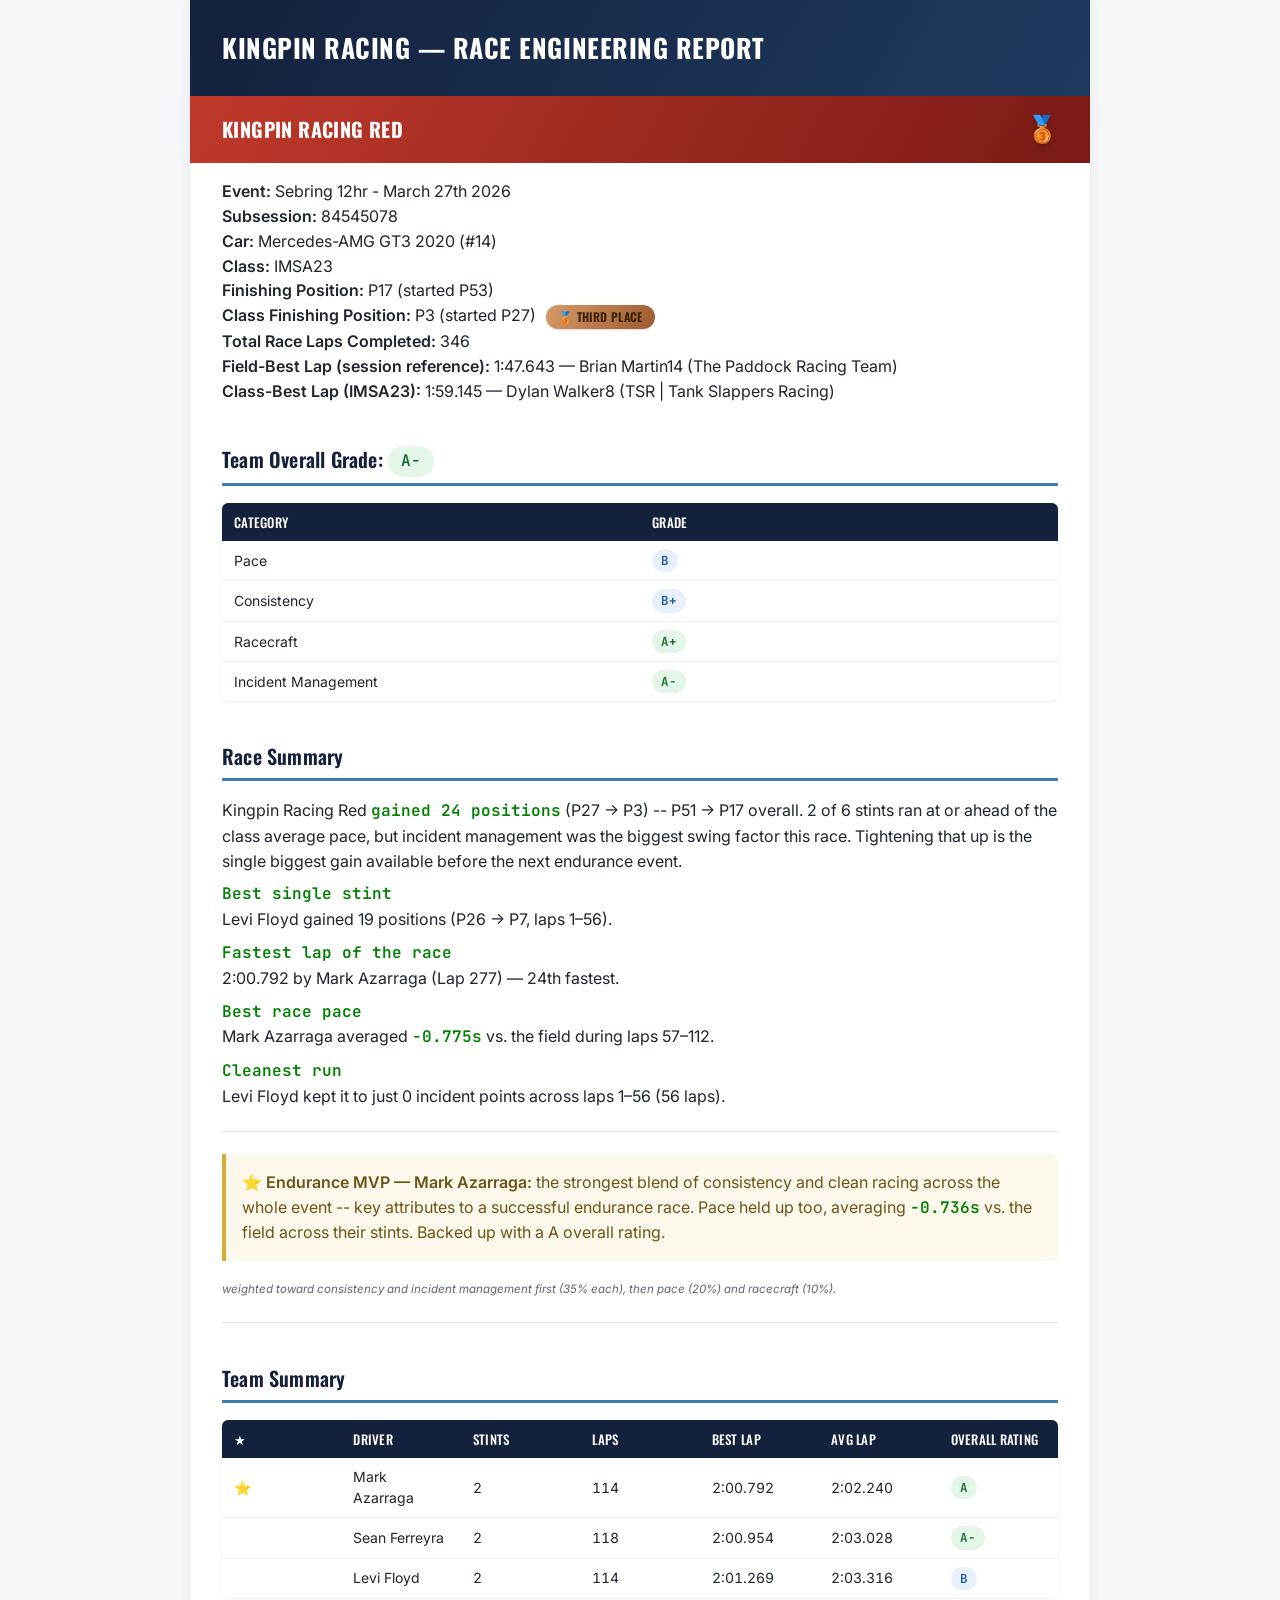
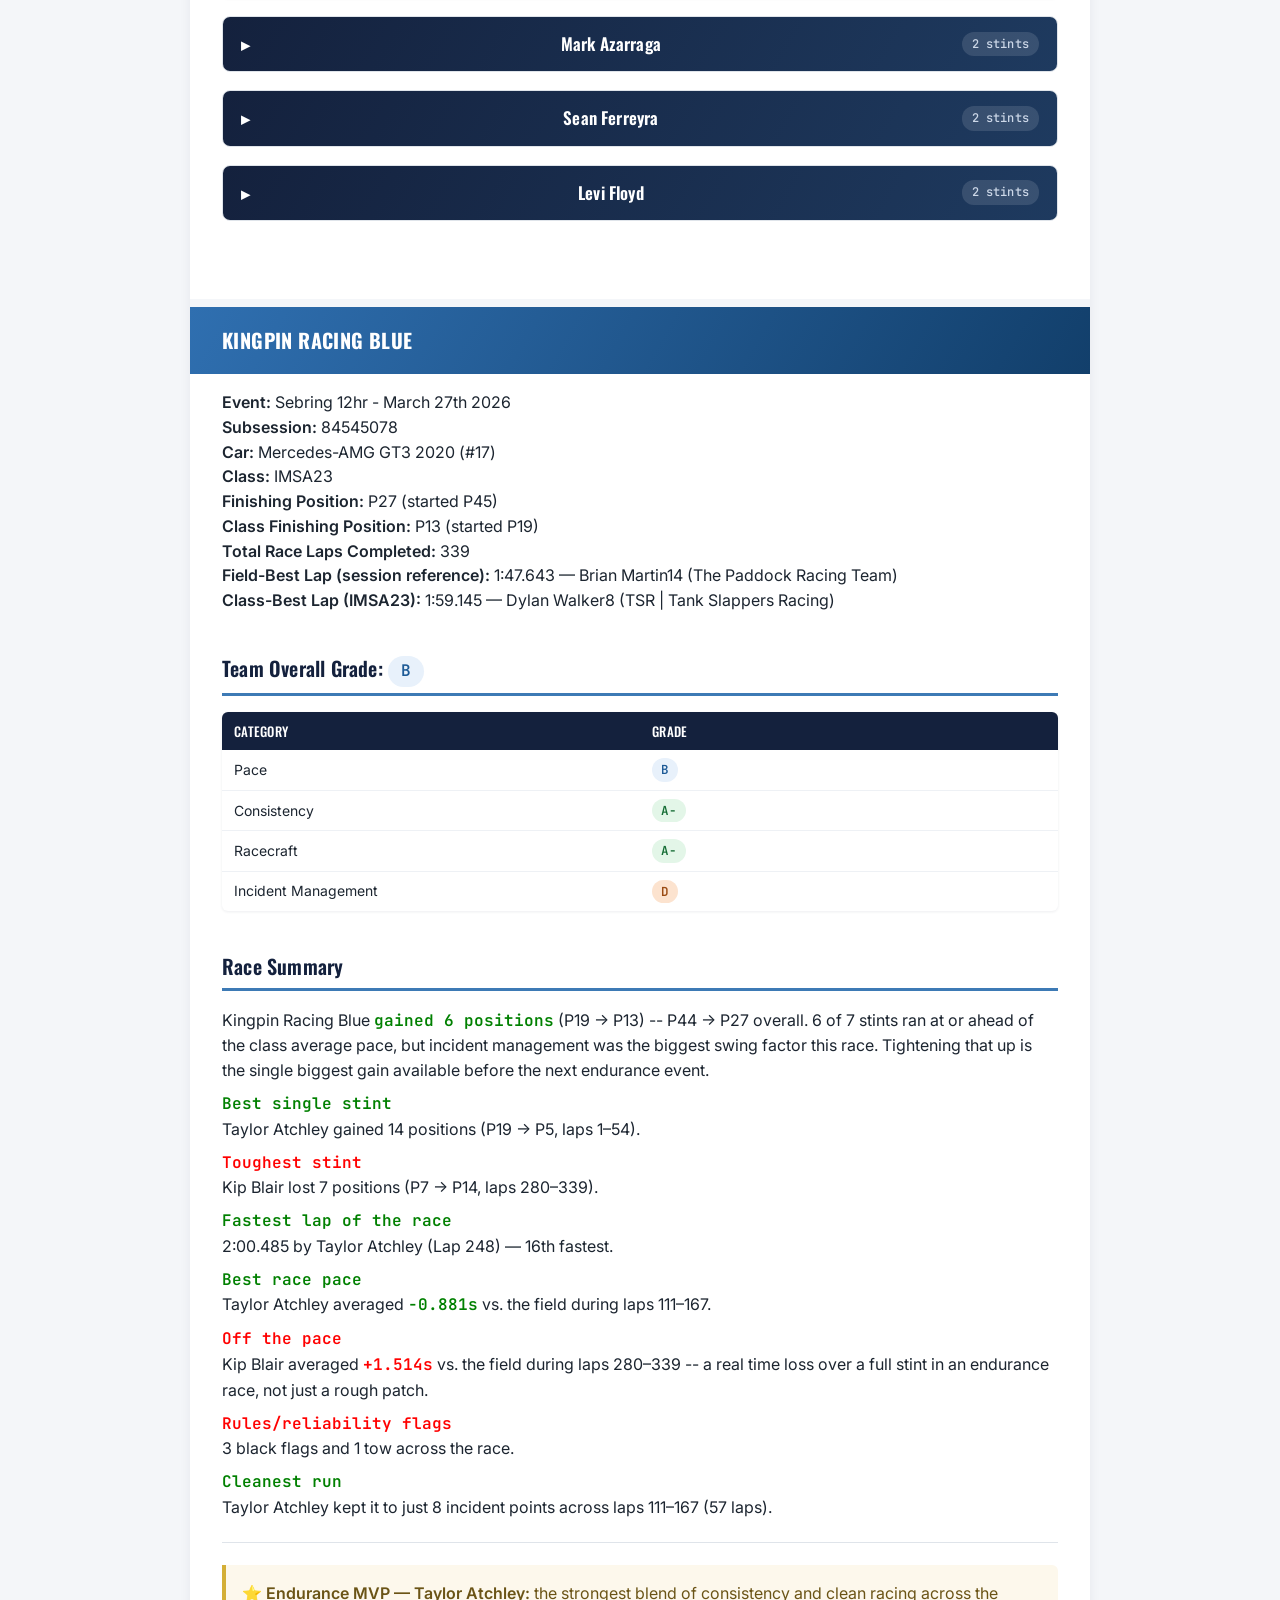
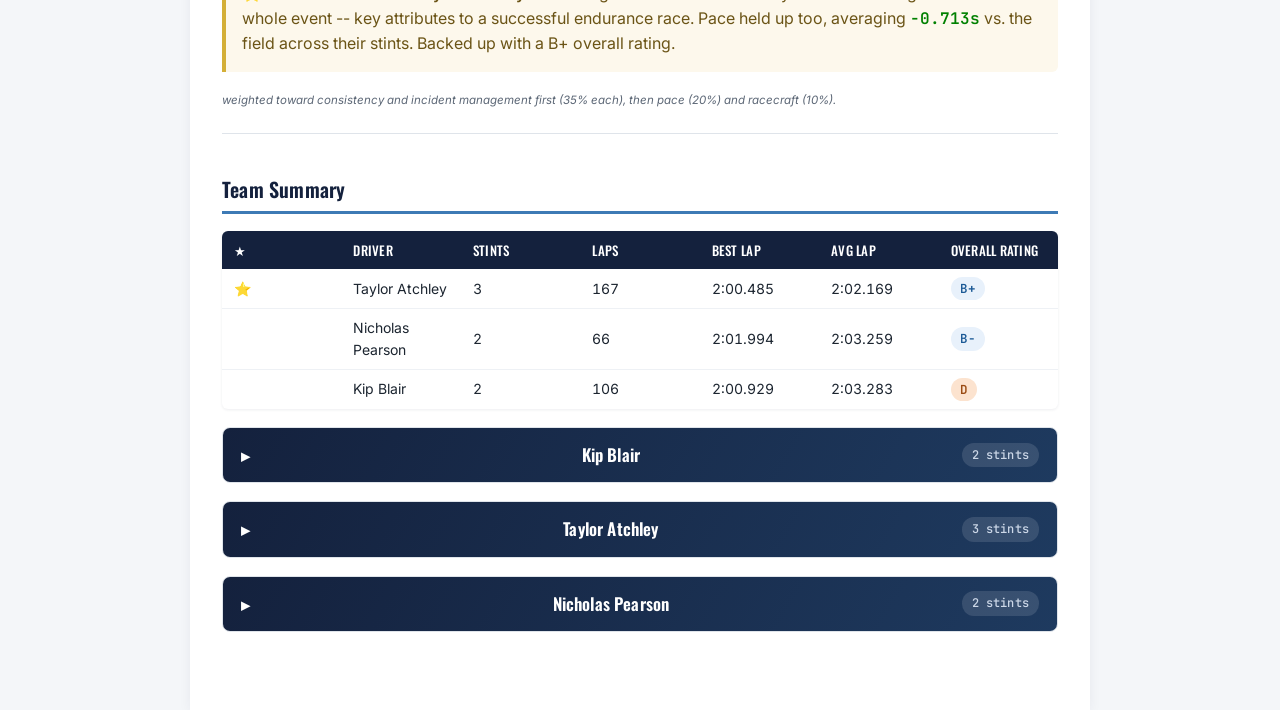
<file: reports/Sebring12hr2026.html>
<!DOCTYPE html>
<html lang="en">
<head>
<meta charset="utf-8">
<meta name="viewport" content="width=device-width, initial-scale=1">
<title>Kingpin Racing — Race Report</title>
<link rel="preconnect" href="https://fonts.googleapis.com">
<link href="https://fonts.googleapis.com/css2?family=Oswald:wght@500;600;700&family=Inter:wght@400;500;600&family=JetBrains+Mono:wght@500;600&display=swap" rel="stylesheet">
<style>
:root {
    --navy: #14213d;
    --navy-2: #1e3a5f;
    --accent: #3d7ab5;
    --bg: #f4f6f9;
    --card: #ffffff;
    --ink: #1c2530;
    --muted: #5b6675;
    --green-bg: #e3f6e8; --green-ink: #146c34;
    --blue-bg: #e8f1fb;  --blue-ink: #1c5a96;
    --amber-bg: #fdf3d9; --amber-ink: #8a6a08;
    --orange-bg: #fce3cf; --orange-ink: #9a4b13;
    --red-bg: #fbe0e0;   --red-ink: #a3211d;
}
* { box-sizing: border-box; }
body {
    margin: 0;
    background: var(--bg);
    color: var(--ink);
    font-family: 'Inter', -apple-system, sans-serif;
    line-height: 1.55;
}
h1 {
    font-family: 'Oswald', sans-serif;
    font-weight: 700;
    letter-spacing: 0.02em;
    text-transform: uppercase;
    color: #fff;
    background: linear-gradient(120deg, var(--navy), var(--navy-2));
    margin: 0;
    padding: 28px 32px;
    font-size: 26px;
}
h1.team-banner {
    font-size: 20px;
    padding: 18px 32px;
    background: linear-gradient(120deg, var(--accent), var(--navy-2));
}
hr.team-divider {
    border: none;
    border-top: 8px solid var(--bg);
    margin: 0;
}
h2 {
    font-family: 'Oswald', sans-serif;
    font-weight: 600;
    color: var(--navy);
    border-bottom: 3px solid var(--accent);
    padding-bottom: 6px;
    margin-top: 40px;
    font-size: 20px;
    letter-spacing: 0.01em;
    scroll-margin-top: 84px;
}
h3 {
    font-family: 'Oswald', sans-serif;
    font-weight: 600;
    color: var(--navy-2);
    margin-top: 26px;
    font-size: 16px;
    border-left: 4px solid var(--accent);
    padding-left: 10px;
    scroll-margin-top: 84px;
}
.driver-drawer {
    margin: 18px 0;
    border: 1px solid #dfe4ea;
    border-radius: 8px;
    overflow: hidden;
}
.driver-drawer summary {
    list-style: none;
    cursor: pointer;
    padding: 14px 18px;
    background: linear-gradient(120deg, var(--navy), var(--navy-2));
    color: #fff;
    display: flex;
    align-items: center;
    justify-content: space-between;
    font-family: 'Oswald', sans-serif;
    font-weight: 600;
    font-size: 17px;
    letter-spacing: 0.01em;
}
.driver-drawer summary::-webkit-details-marker { display: none; }
.driver-drawer summary::before {
    content: "▸";
    display: inline-block;
    margin-right: 10px;
    transition: transform 0.15s;
}
.driver-drawer[open] summary::before { transform: rotate(90deg); }
.driver-drawer summary:hover { background: linear-gradient(120deg, var(--navy-2), var(--accent)); }
.drawer-meta {
    font-family: 'JetBrains Mono', monospace;
    font-size: 12px;
    font-weight: 500;
    color: #cdd8e8;
    background: rgba(255,255,255,0.12);
    padding: 3px 10px;
    border-radius: 12px;
}
.drawer-body { padding: 4px 20px 8px 20px; }
.drawer-body h3:first-child { margin-top: 14px; }
strong { font-weight: 600; }
em { color: var(--muted); font-size: 0.72em; }
hr { border: none; border-top: 1px solid #dfe4ea; margin: 22px 0; }
blockquote {
    border-left: 4px solid #d4af37;
    margin: 14px 0;
    padding: 8px 16px;
    background: #fdf8ec;
    color: #6b5416;
    border-radius: 0 6px 6px 0;
}
table {
    border-collapse: collapse;
    width: 100%;
    table-layout: fixed;
    margin: 12px 0 18px 0;
    font-size: 14px;
    background: var(--card);
    box-shadow: 0 1px 3px rgba(20,33,61,0.08);
    border-radius: 6px;
    overflow: hidden;
}
th {
    background: var(--navy);
    color: #fff;
    text-align: left;
    padding: 9px 12px;
    font-family: 'Oswald', sans-serif;
    font-weight: 500;
    letter-spacing: 0.02em;
    font-size: 13px;
    text-transform: uppercase;
    word-wrap: break-word;
    overflow-wrap: break-word;
}
td {
    border-bottom: 1px solid #eef1f5;
    padding: 8px 12px;
    font-variant-numeric: tabular-nums;
    word-wrap: break-word;
    overflow-wrap: break-word;
}
tr:last-child td { border-bottom: none; }
tr:hover td { background: #fafbfd; }
.grade {
    display: inline-block;
    font-family: 'JetBrains Mono', monospace;
    font-weight: 600;
    font-size: 12.5px;
    padding: 2px 9px;
    border-radius: 20px;
}
h2 .grade { font-size: 16px; padding: 3px 13px; vertical-align: middle; }
.grade-A { background: var(--green-bg); color: var(--green-ink); }
.grade-B { background: var(--blue-bg); color: var(--blue-ink); }
.grade-C { background: var(--amber-bg); color: var(--amber-ink); }
.grade-D { background: var(--orange-bg); color: var(--orange-ink); }
.grade-F { background: var(--red-bg); color: var(--red-ink); }
.podium-badge {
    display: inline-block;
    font-family: 'Oswald', sans-serif;
    font-weight: 600;
    font-size: 12px;
    letter-spacing: 0.03em;
    padding: 3px 12px;
    border-radius: 20px;
    margin-left: 6px;
    vertical-align: middle;
    box-shadow: 0 1px 2px rgba(0,0,0,0.15);
}
.podium-badge.podium-gold { background: linear-gradient(120deg, #f7d774, #c9971a); color: #4a3200; }
.podium-badge.podium-silver { background: linear-gradient(120deg, #e6e9ec, #aab2ba); color: #2b3238; }
.podium-badge.podium-bronze { background: linear-gradient(120deg, #d79b6a, #9c5a2e); color: #3a1f0a; }
.banner-trophy {
    float: right;
    font-size: 32px;
    line-height: 1;
    filter: drop-shadow(0 1px 3px rgba(0,0,0,0.3));
}
h1.team-banner .banner-trophy { font-size: 26px; }
span[style*="color:green"] { font-weight: 600; font-family: 'JetBrains Mono', monospace; }
span[style*="color:red"] { font-weight: 600; font-family: 'JetBrains Mono', monospace; }
ul { margin: 6px 0 14px 0; padding-left: 22px; }
li { margin-bottom: 4px; }
p { margin: 8px 0; }
.wrap { max-width: 900px; margin: 0 auto; background: var(--card); box-shadow: 0 2px 12px rgba(20,33,61,0.06); min-height: 100vh; }
.content { padding: 8px 32px 60px 32px; }
@media (max-width: 640px) {
    h1 { font-size: 20px; padding: 20px 18px; }
    .content { padding: 4px 18px 40px 18px; }
    table { font-size: 11px; }
    th, td { padding: 5px 4px; }
    .grade { font-size: 10.5px; padding: 1px 6px; }
}
@media (prefers-reduced-motion: reduce) {
    * { scroll-behavior: auto !important; transition: none !important; }
}
html { scroll-behavior: smooth; }
</style>
</head>
<body>
<div class="wrap">
<h1>Kingpin Racing — Race Engineering Report</h1>
<h1 class="team-banner" style="background: linear-gradient(120deg, #c0392b, #7a1a15);">Kingpin Racing Red<span class="banner-trophy">🥉</span></h1>
<div class="content">


<p><strong>Event:</strong> Sebring 12hr - March 27th 2026<br />
<strong>Subsession:</strong> 84545078<br />
<strong>Car:</strong> Mercedes-AMG GT3 2020 (#14)<br />
<strong>Class:</strong> IMSA23<br />
<strong>Finishing Position:</strong> P17 (started P53)<br />
<strong>Class Finishing Position:</strong> P3 (started P27) <span class="podium-badge podium-bronze">🥉 THIRD PLACE</span><br />
<strong>Total Race Laps Completed:</strong> 346<br />
<strong>Field-Best Lap (session reference):</strong> 1:47.643 — Brian Martin14 (The Paddock Racing Team)<br />
<strong>Class-Best Lap (IMSA23):</strong> 1:59.145 — Dylan Walker8 (TSR | Tank Slappers Racing)  </p>
<h2>Team Overall Grade: <span class="grade grade-A">A-</span></h2>
<table>
<thead>
<tr>
<th>Category</th>
<th>Grade</th>
</tr>
</thead>
<tbody>
<tr>
<td>Pace</td>
<td><span class="grade grade-B">B</span></td>
</tr>
<tr>
<td>Consistency</td>
<td><span class="grade grade-B">B+</span></td>
</tr>
<tr>
<td>Racecraft</td>
<td><span class="grade grade-A">A+</span></td>
</tr>
<tr>
<td>Incident Management</td>
<td><span class="grade grade-A">A-</span></td>
</tr>
</tbody>
</table>
<h2>Race Summary</h2>
<p>Kingpin Racing Red <span style="color:green">gained 24 positions</span> (P27 → P3) -- P51 → P17 overall. 2 of 6 stints ran at or ahead of the class average pace, but incident management was the biggest swing factor this race. Tightening that up is the single biggest gain available before the next endurance event.</p>
<p><strong><span style="color:green">Best single stint</span></strong><br />
Levi Floyd gained 19 positions (P26 → P7, laps 1–56).</p>
<p><strong><span style="color:green">Fastest lap of the race</span></strong><br />
2:00.792 by Mark Azarraga (Lap 277) — 24th fastest.</p>
<p><strong><span style="color:green">Best race pace</span></strong><br />
Mark Azarraga averaged <span style="color:green">-0.775s</span> vs. the field during laps 57–112.</p>
<p><strong><span style="color:green">Cleanest run</span></strong><br />
Levi Floyd kept it to just 0 incident points across laps 1–56 (56 laps).</p>
<hr />
<blockquote>
<p>⭐ <strong>Endurance MVP — Mark Azarraga:</strong> the strongest blend of consistency and clean racing across the whole event -- key attributes to a successful endurance race. Pace held up too, averaging <span style="color:green">-0.736s</span> vs. the field across their stints. Backed up with a A overall rating.</p>
</blockquote>
<p><em>weighted toward consistency and incident management first (35% each), then pace (20%) and racecraft (10%).</em></p>
<hr />
<h2>Team Summary</h2>
<table>
<thead>
<tr>
<th>★</th>
<th>Driver</th>
<th>Stints</th>
<th>Laps</th>
<th>Best Lap</th>
<th>Avg Lap</th>
<th>Overall Rating</th>
</tr>
</thead>
<tbody>
<tr>
<td>⭐</td>
<td>Mark Azarraga</td>
<td>2</td>
<td>114</td>
<td>2:00.792</td>
<td>2:02.240</td>
<td><span class="grade grade-A">A</span></td>
</tr>
<tr>
<td></td>
<td>Sean Ferreyra</td>
<td>2</td>
<td>118</td>
<td>2:00.954</td>
<td>2:03.028</td>
<td><span class="grade grade-A">A-</span></td>
</tr>
<tr>
<td></td>
<td>Levi Floyd</td>
<td>2</td>
<td>114</td>
<td>2:01.269</td>
<td>2:03.316</td>
<td><span class="grade grade-B">B</span></td>
</tr>
</tbody>
</table>
<details class="driver-drawer"><summary><span class="drawer-name">Mark Azarraga</span><span class="drawer-meta">2 stints</span></summary><div class="drawer-body">
<h3>Stint 1 — Laps 57–112 (56 laps)</h3>
<ul>
<li><strong>Position:</strong> P11 → P4 (<span style="color:green">Gained 7</span>)</li>
<li><strong>Fastest Lap:</strong> 2:01.887 (Lap 71)</li>
<li><strong>Average Lap:</strong> 2:02.908</li>
<li><strong>Consistency Rating:</strong> Strong</li>
<li><strong>Lap Trend:</strong> 🔴 <span style="color:red">+0.024s</span></li>
</ul>
<table>
<thead>
<tr>
<th>Pace</th>
<th>Consistency</th>
<th>Racecraft</th>
<th>Incident Management</th>
</tr>
</thead>
<tbody>
<tr>
<td><span class="grade grade-A">A</span></td>
<td><span class="grade grade-A">A+</span></td>
<td><span class="grade grade-A">A+</span></td>
<td><span class="grade grade-A">A+</span></td>
</tr>
</tbody>
</table>
<p><strong>Incident Analysis:</strong> 0 flagged laps.</p>
<p>🟢 <strong>Strengths:</strong><br />
- Strong lap-to-lap consistency (stdev 0.480s).<br />
- Net position gain of 6 during the stint.<br />
- Zero incident-flagged laps -- clean stint, no contact or off-track excursions logged.</p>
<p>🟡 <strong>Opportunities:</strong><br />
- No major red flags -- fine-tune qualifying-style one-lap pace for even more headroom.</p>
<hr />
<h3>Stint 2 — Laps 229–286 (58 laps)</h3>
<ul>
<li><strong>Position:</strong> P5 → P2 (<span style="color:green">Gained 3</span>)</li>
<li><strong>Fastest Lap:</strong> 2:00.792 (Lap 277)</li>
<li><strong>Average Lap:</strong> 2:01.596</li>
<li><strong>Consistency Rating:</strong> Strong</li>
<li><strong>Lap Trend:</strong> 🟢 <span style="color:green">-0.302s</span></li>
</ul>
<table>
<thead>
<tr>
<th>Pace</th>
<th>Consistency</th>
<th>Racecraft</th>
<th>Incident Management</th>
</tr>
</thead>
<tbody>
<tr>
<td><span class="grade grade-A">A</span></td>
<td><span class="grade grade-A">A+</span></td>
<td><span class="grade grade-A">A+</span></td>
<td><span class="grade grade-B">B+</span></td>
</tr>
</tbody>
</table>
<p><strong>Incident Analysis:</strong> 4 flagged laps.<br />
  3x off track, 1x car contact</p>
<p>🟢 <strong>Strengths:</strong><br />
- Strong lap-to-lap consistency (stdev 0.557s).<br />
- Pace actually improved through the stint -- strong tire/fuel management or building confidence.<br />
- Net position gain of 3 during the stint.</p>
<p>🟡 <strong>Opportunities:</strong><br />
- 4 incident-flagged laps this stint -- 3x off track, 1x car contact.</p>
<hr />
<p><strong>Engineering Notes</strong><br />
- One contact incident -- review the traffic situation on replay to see if it was avoidable.<br />
- Stint 1: Nothing atypical to flag -- solid, representative stint with no driver-ability concerns.</p>
<hr />
</div></details><details class="driver-drawer"><summary><span class="drawer-name">Sean Ferreyra</span><span class="drawer-meta">2 stints</span></summary><div class="drawer-body">
<h3>Stint 1 — Laps 113–170 (58 laps)</h3>
<ul>
<li><strong>Position:</strong> P5 → P4 (<span style="color:green">Gained 1</span>)</li>
<li><strong>Fastest Lap:</strong> 2:02.703 (Lap 154)</li>
<li><strong>Average Lap:</strong> 2:03.605</li>
<li><strong>Consistency Rating:</strong> Strong</li>
<li><strong>Lap Trend:</strong> 🟢 <span style="color:green">-0.116s</span></li>
</ul>
<table>
<thead>
<tr>
<th>Pace</th>
<th>Consistency</th>
<th>Racecraft</th>
<th>Incident Management</th>
</tr>
</thead>
<tbody>
<tr>
<td><span class="grade grade-B">B-</span></td>
<td><span class="grade grade-A">A+</span></td>
<td><span class="grade grade-A">A+</span></td>
<td><span class="grade grade-A">A+</span></td>
</tr>
</tbody>
</table>
<p><strong>Incident Analysis:</strong> 4 flagged laps.<br />
  4x off track</p>
<p>🟢 <strong>Strengths:</strong><br />
- Strong lap-to-lap consistency (stdev 0.582s).<br />
- Pace actually improved through the stint -- strong tire/fuel management or building confidence.<br />
- Net position gain of 2 during the stint.</p>
<p>🟡 <strong>Opportunities:</strong><br />
- 4 incident-flagged laps this stint -- 4x off track.</p>
<hr />
<h3>Stint 2 — Laps 287–346 (60 laps)</h3>
<ul>
<li><strong>Position:</strong> P4 → P3 (<span style="color:green">Gained 1</span>)</li>
<li><strong>Fastest Lap:</strong> 2:00.954 (Lap 340)</li>
<li><strong>Average Lap:</strong> 2:02.472</li>
<li><strong>Consistency Rating:</strong> Moderate</li>
<li><strong>Lap Trend:</strong> 🟢 <span style="color:green">-0.720s</span></li>
</ul>
<table>
<thead>
<tr>
<th>Pace</th>
<th>Consistency</th>
<th>Racecraft</th>
<th>Incident Management</th>
</tr>
</thead>
<tbody>
<tr>
<td><span class="grade grade-B">B-</span></td>
<td><span class="grade grade-A">A</span></td>
<td><span class="grade grade-A">A+</span></td>
<td><span class="grade grade-B">B</span></td>
</tr>
</tbody>
</table>
<p><strong>Incident Analysis:</strong> 5 flagged laps.<br />
  4x off track, 1x contact</p>
<p>🟢 <strong>Strengths:</strong><br />
- Pace actually improved through the stint -- strong tire/fuel management or building confidence.<br />
- Net position gain of 3 during the stint.</p>
<p>🟡 <strong>Opportunities:</strong><br />
- Lap time spread was moderate (stdev 0.701s) -- tightening the consistency band would add free pace over a full stint.<br />
- 5 incident-flagged laps this stint -- 4x off track, 1x contact.</p>
<p>🔴 <strong>Critical Moments:</strong> <strong>Time Loss: 2.881s</strong><br />
- Lap 289: off track — <span style="color:red">+2.881s</span>.</p>
<hr />
<p><strong>Engineering Notes</strong><br />
- One contact incident -- review the traffic situation on replay to see if it was avoidable.<br />
- Stint 1: Nothing atypical to flag -- solid, representative stint with no driver-ability concerns.</p>
<hr />
</div></details><details class="driver-drawer"><summary><span class="drawer-name">Levi Floyd</span><span class="drawer-meta">2 stints</span></summary><div class="drawer-body">
<h3>Stint 1 — Laps 1–56 (56 laps)</h3>
<ul>
<li><strong>Position:</strong> P26 → P7 (<span style="color:green">Gained 19</span>)</li>
<li><strong>Fastest Lap:</strong> 2:01.269 (Lap 10)</li>
<li><strong>Average Lap:</strong> 2:03.677</li>
<li><strong>Consistency Rating:</strong> <span style="color:red">Inconsistent</span></li>
<li><strong>Lap Trend:</strong> 🟢 <span style="color:green">-1.340s</span></li>
</ul>
<table>
<thead>
<tr>
<th>Pace</th>
<th>Consistency</th>
<th>Racecraft</th>
<th>Incident Management</th>
</tr>
</thead>
<tbody>
<tr>
<td><span class="grade grade-B">B-</span></td>
<td><span class="grade grade-F">F</span></td>
<td><span class="grade grade-A">A+</span></td>
<td><span class="grade grade-A">A+</span></td>
</tr>
</tbody>
</table>
<p><strong>Incident Analysis:</strong> 0 flagged laps.</p>
<p>🟢 <strong>Strengths:</strong><br />
- Pace actually improved through the stint -- strong tire/fuel management or building confidence.<br />
- Net position gain of 25 during the stint.<br />
- Zero incident-flagged laps -- clean stint, no contact or off-track excursions logged.</p>
<p>🟡 <strong>Opportunities:</strong><br />
- Lap time spread was inconsistent (stdev 5.271s) -- tightening the consistency band would add free pace over a full stint.</p>
<hr />
<h3>Stint 2 — Laps 171–228 (58 laps)</h3>
<ul>
<li><strong>Position:</strong> P5 → P4 (<span style="color:green">Gained 1</span>)</li>
<li><strong>Fastest Lap:</strong> 2:01.764 (Lap 219)</li>
<li><strong>Average Lap:</strong> 2:02.956</li>
<li><strong>Consistency Rating:</strong> Moderate</li>
<li><strong>Lap Trend:</strong> 🔴 <span style="color:red">+0.041s</span></li>
</ul>
<table>
<thead>
<tr>
<th>Pace</th>
<th>Consistency</th>
<th>Racecraft</th>
<th>Incident Management</th>
</tr>
</thead>
<tbody>
<tr>
<td><span class="grade grade-B">B-</span></td>
<td><span class="grade grade-A">A+</span></td>
<td><span class="grade grade-A">A</span></td>
<td><span class="grade grade-C">C</span></td>
</tr>
</tbody>
</table>
<p><strong>Incident Analysis:</strong> 4 flagged laps.<br />
  2x off track, 2x car contact, 1x lost control</p>
<p>🟢 <strong>Strengths:</strong><br />
- Net position gain of 3 during the stint.</p>
<p>🟡 <strong>Opportunities:</strong><br />
- Lap time spread was moderate (stdev 0.663s) -- tightening the consistency band would add free pace over a full stint.<br />
- 4 incident-flagged laps this stint -- 2x off track, 2x car contact, 1x lost control.</p>
<p>🔴 <strong>Critical Moments:</strong> <strong>Time Loss: 9.524s</strong><br />
- Lap 220: car contact, lost control — <span style="color:red">+7.515s</span>.<br />
- Lap 202: car contact — <span style="color:red">+2.009s</span>.</p>
<hr />
<p><strong>Engineering Notes</strong><br />
- Lap times were all over the place despite a clean stint -- likely a focus/fatigue issue rather than a car-control one.<br />
- At least one lost-control moment -- worth a quick check-in on confidence at the limit.<br />
- One contact incident -- review the traffic situation on replay to see if it was avoidable.</p></div></details>
</div><hr class="team-divider">
<h1 class="team-banner" style="background: linear-gradient(120deg, #2f6fb0, #123f6b);">Kingpin Racing Blue</h1>
<div class="content">

<p><strong>Event:</strong> Sebring 12hr - March 27th 2026<br />
<strong>Subsession:</strong> 84545078<br />
<strong>Car:</strong> Mercedes-AMG GT3 2020 (#17)<br />
<strong>Class:</strong> IMSA23<br />
<strong>Finishing Position:</strong> P27 (started P45)<br />
<strong>Class Finishing Position:</strong> P13 (started P19)<br />
<strong>Total Race Laps Completed:</strong> 339<br />
<strong>Field-Best Lap (session reference):</strong> 1:47.643 — Brian Martin14 (The Paddock Racing Team)<br />
<strong>Class-Best Lap (IMSA23):</strong> 1:59.145 — Dylan Walker8 (TSR | Tank Slappers Racing)  </p>
<h2>Team Overall Grade: <span class="grade grade-B">B</span></h2>
<table>
<thead>
<tr>
<th>Category</th>
<th>Grade</th>
</tr>
</thead>
<tbody>
<tr>
<td>Pace</td>
<td><span class="grade grade-B">B</span></td>
</tr>
<tr>
<td>Consistency</td>
<td><span class="grade grade-A">A-</span></td>
</tr>
<tr>
<td>Racecraft</td>
<td><span class="grade grade-A">A-</span></td>
</tr>
<tr>
<td>Incident Management</td>
<td><span class="grade grade-D">D</span></td>
</tr>
</tbody>
</table>
<h2>Race Summary</h2>
<p>Kingpin Racing Blue <span style="color:green">gained 6 positions</span> (P19 → P13) -- P44 → P27 overall. 6 of 7 stints ran at or ahead of the class average pace, but incident management was the biggest swing factor this race. Tightening that up is the single biggest gain available before the next endurance event.</p>
<p><strong><span style="color:green">Best single stint</span></strong><br />
Taylor Atchley gained 14 positions (P19 → P5, laps 1–54).</p>
<p><strong><span style="color:red">Toughest stint</span></strong><br />
Kip Blair lost 7 positions (P7 → P14, laps 280–339).</p>
<p><strong><span style="color:green">Fastest lap of the race</span></strong><br />
2:00.485 by Taylor Atchley (Lap 248) — 16th fastest.</p>
<p><strong><span style="color:green">Best race pace</span></strong><br />
Taylor Atchley averaged <span style="color:green">-0.881s</span> vs. the field during laps 111–167.</p>
<p><strong><span style="color:red">Off the pace</span></strong><br />
Kip Blair averaged <span style="color:red">+1.514s</span> vs. the field during laps 280–339 -- a real time loss over a full stint in an endurance race, not just a rough patch.</p>
<p><strong><span style="color:red">Rules/reliability flags</span></strong><br />
3 black flags and 1 tow across the race.</p>
<p><strong><span style="color:green">Cleanest run</span></strong><br />
Taylor Atchley kept it to just 8 incident points across laps 111–167 (57 laps).</p>
<hr />
<blockquote>
<p>⭐ <strong>Endurance MVP — Taylor Atchley:</strong> the strongest blend of consistency and clean racing across the whole event -- key attributes to a successful endurance race. Pace held up too, averaging <span style="color:green">-0.713s</span> vs. the field across their stints. Backed up with a B+ overall rating.</p>
</blockquote>
<p><em>weighted toward consistency and incident management first (35% each), then pace (20%) and racecraft (10%).</em></p>
<hr />
<h2>Team Summary</h2>
<table>
<thead>
<tr>
<th>★</th>
<th>Driver</th>
<th>Stints</th>
<th>Laps</th>
<th>Best Lap</th>
<th>Avg Lap</th>
<th>Overall Rating</th>
</tr>
</thead>
<tbody>
<tr>
<td>⭐</td>
<td>Taylor Atchley</td>
<td>3</td>
<td>167</td>
<td>2:00.485</td>
<td>2:02.169</td>
<td><span class="grade grade-B">B+</span></td>
</tr>
<tr>
<td></td>
<td>Nicholas Pearson</td>
<td>2</td>
<td>66</td>
<td>2:01.994</td>
<td>2:03.259</td>
<td><span class="grade grade-B">B-</span></td>
</tr>
<tr>
<td></td>
<td>Kip Blair</td>
<td>2</td>
<td>106</td>
<td>2:00.929</td>
<td>2:03.283</td>
<td><span class="grade grade-D">D</span></td>
</tr>
</tbody>
</table>
<details class="driver-drawer"><summary><span class="drawer-name">Kip Blair</span><span class="drawer-meta">2 stints</span></summary><div class="drawer-body">
<h3>Stint 1 — Laps 178–223 (46 laps)</h3>
<ul>
<li><strong>Position:</strong> P5 → P4 (<span style="color:green">Gained 1</span>)</li>
<li><strong>Fastest Lap:</strong> 2:01.455 (Lap 222)</li>
<li><strong>Average Lap:</strong> 2:02.492</li>
<li><strong>Consistency Rating:</strong> Moderate</li>
<li><strong>Lap Trend:</strong> 🔴 <span style="color:red">+0.096s</span></li>
</ul>
<table>
<thead>
<tr>
<th>Pace</th>
<th>Consistency</th>
<th>Racecraft</th>
<th>Incident Management</th>
</tr>
</thead>
<tbody>
<tr>
<td><span class="grade grade-B">B+</span></td>
<td><span class="grade grade-A">A+</span></td>
<td><span class="grade grade-A">A+</span></td>
<td><span class="grade grade-B">B-</span></td>
</tr>
</tbody>
</table>
<p><strong>Incident Analysis:</strong> 8 flagged laps.<br />
  8x off track</p>
<p>🟢 <strong>Strengths:</strong><br />
- Net position gain of 1 during the stint.</p>
<p>🟡 <strong>Opportunities:</strong><br />
- Lap time spread was moderate (stdev 0.669s) -- tightening the consistency band would add free pace over a full stint.<br />
- 8 incident-flagged laps this stint -- 8x off track.</p>
<hr />
<h3>Stint 2 — Laps 280–339 (60 laps)</h3>
<ul>
<li><strong>Position:</strong> P7 → P14 (<span style="color:red">Lost 7</span>)</li>
<li><strong>Fastest Lap:</strong> 2:00.929 (Lap 296)</li>
<li><strong>Average Lap:</strong> 2:03.909</li>
<li><strong>Consistency Rating:</strong> <span style="color:red">Inconsistent</span></li>
<li><strong>Lap Trend:</strong> 🔴 <span style="color:red">+3.064s</span></li>
</ul>
<table>
<thead>
<tr>
<th>Pace</th>
<th>Consistency</th>
<th>Racecraft</th>
<th>Incident Management</th>
</tr>
</thead>
<tbody>
<tr>
<td><span class="grade grade-F">F</span></td>
<td><span class="grade grade-C">C</span></td>
<td><span class="grade grade-F">F</span></td>
<td><span class="grade grade-F">F</span></td>
</tr>
</tbody>
</table>
<p><strong>Incident Analysis:</strong> 11 flagged laps.<br />
  8x off track, 2x black flag, 2x car contact</p>
<p>🟢 <strong>Strengths:</strong><br />
- Completed the stint and kept the car on track for the handoff.</p>
<p>🟡 <strong>Opportunities:</strong><br />
- Lap time spread was inconsistent (stdev 2.649s) -- tightening the consistency band would add free pace over a full stint.<br />
- Pace dropped 3.064s from the start to the end of the run -- worth reviewing tire management/fuel-save technique late in stints.<br />
- Net position loss of 5 during the stint -- review traffic and pace relative to competitors.<br />
- 11 incident-flagged laps this stint -- 8x off track, 2x black flag, 2x car contact.</p>
<p>🔴 <strong>Critical Moments:</strong> <strong>Time Loss: 0.000s</strong><br />
- Lap 302: black flag, car contact — no lap time recorded.<br />
- Lap 303: black flag — no lap time recorded.</p>
<hr />
<p><strong>Engineering Notes</strong><br />
- Off-track excursions exceeded 15% of the stint's laps -- points to a track-limits / brake-point discipline issue worth reviewing on data.<br />
- One contact incident -- review the traffic situation on replay to see if it was avoidable.<br />
- Picked up a black flag -- review the infraction with the driver directly.<br />
- Significant late-stint pace drop-off -- consider a shorter stint length or earlier management cues next time.</p>
<hr />
</div></details><details class="driver-drawer"><summary><span class="drawer-name">Taylor Atchley</span><span class="drawer-meta">3 stints</span></summary><div class="drawer-body">
<h3>Stint 1 — Laps 1–54 (54 laps)</h3>
<ul>
<li><strong>Position:</strong> P19 → P5 (<span style="color:green">Gained 14</span>)</li>
<li><strong>Fastest Lap:</strong> 2:00.559 (Lap 14)</li>
<li><strong>Average Lap:</strong> 2:02.525</li>
<li><strong>Consistency Rating:</strong> Moderate</li>
<li><strong>Lap Trend:</strong> 🟢 <span style="color:green">-1.223s</span></li>
</ul>
<table>
<thead>
<tr>
<th>Pace</th>
<th>Consistency</th>
<th>Racecraft</th>
<th>Incident Management</th>
</tr>
</thead>
<tbody>
<tr>
<td><span class="grade grade-A">A</span></td>
<td><span class="grade grade-A">A+</span></td>
<td><span class="grade grade-A">A+</span></td>
<td><span class="grade grade-F">F</span></td>
</tr>
</tbody>
</table>
<p><strong>Incident Analysis:</strong> 8 flagged laps.<br />
  5x off track, 3x car contact, 1x lost control</p>
<p>🟢 <strong>Strengths:</strong><br />
- Pace actually improved through the stint -- strong tire/fuel management or building confidence.<br />
- Net position gain of 21 during the stint.</p>
<p>🟡 <strong>Opportunities:</strong><br />
- Lap time spread was moderate (stdev 0.623s) -- tightening the consistency band would add free pace over a full stint.<br />
- 8 incident-flagged laps this stint -- 5x off track, 3x car contact, 1x lost control.</p>
<p>🔴 <strong>Critical Moments:</strong> <strong>Time Loss: 37.011s</strong><br />
- Lap 1: car contact — <span style="color:red">+32.215s</span>.<br />
- Lap 37: car contact, lost control — <span style="color:red">+4.797s</span>.</p>
<hr />
<h3>Stint 2 — Laps 111–167 (57 laps)</h3>
<ul>
<li><strong>Position:</strong> P5 → P1 (<span style="color:green">Gained 4</span>)</li>
<li><strong>Fastest Lap:</strong> 2:01.545 (Lap 166)</li>
<li><strong>Average Lap:</strong> 2:02.375</li>
<li><strong>Consistency Rating:</strong> Strong</li>
<li><strong>Lap Trend:</strong> 🟢 <span style="color:green">-0.376s</span></li>
</ul>
<table>
<thead>
<tr>
<th>Pace</th>
<th>Consistency</th>
<th>Racecraft</th>
<th>Incident Management</th>
</tr>
</thead>
<tbody>
<tr>
<td><span class="grade grade-A">A</span></td>
<td><span class="grade grade-A">A+</span></td>
<td><span class="grade grade-A">A+</span></td>
<td><span class="grade grade-B">B</span></td>
</tr>
</tbody>
</table>
<p><strong>Incident Analysis:</strong> 5 flagged laps.<br />
  3x off track, 1x discontinuity, 1x car contact</p>
<p>🟢 <strong>Strengths:</strong><br />
- Strong lap-to-lap consistency (stdev 0.583s).<br />
- Pace actually improved through the stint -- strong tire/fuel management or building confidence.<br />
- Net position gain of 5 during the stint.</p>
<p>🟡 <strong>Opportunities:</strong><br />
- 5 incident-flagged laps this stint -- 3x off track, 1x discontinuity, 1x car contact.</p>
<hr />
<h3>Stint 3 — Laps 224–279 (56 laps)</h3>
<ul>
<li><strong>Position:</strong> P8 → P7 (<span style="color:green">Gained 1</span>)</li>
<li><strong>Fastest Lap:</strong> 2:00.485 (Lap 248)</li>
<li><strong>Average Lap:</strong> 2:01.605</li>
<li><strong>Consistency Rating:</strong> Strong</li>
<li><strong>Lap Trend:</strong> 🔴 <span style="color:red">+0.154s</span></li>
</ul>
<table>
<thead>
<tr>
<th>Pace</th>
<th>Consistency</th>
<th>Racecraft</th>
<th>Incident Management</th>
</tr>
</thead>
<tbody>
<tr>
<td><span class="grade grade-A">A</span></td>
<td><span class="grade grade-A">A+</span></td>
<td><span class="grade grade-A">A+</span></td>
<td><span class="grade grade-B">B-</span></td>
</tr>
</tbody>
</table>
<p><strong>Incident Analysis:</strong> 3 flagged laps.<br />
  2x off track, 1x car contact, 1x lost control</p>
<p>🟢 <strong>Strengths:</strong><br />
- Strong lap-to-lap consistency (stdev 0.503s).<br />
- Net position gain of 2 during the stint.</p>
<p>🟡 <strong>Opportunities:</strong><br />
- 3 incident-flagged laps this stint -- 2x off track, 1x car contact, 1x lost control.</p>
<p>🔴 <strong>Critical Moments:</strong> <strong>Time Loss: 16.306s</strong><br />
- Lap 250: car contact, lost control — <span style="color:red">+16.306s</span>.</p>
<hr />
<p><strong>Engineering Notes</strong><br />
- At least one lost-control moment -- worth a quick check-in on confidence at the limit.<br />
- Contact incidents concentrated in traffic point to a racecraft/traffic-management gap under pressure, not raw pace.<br />
- One contact incident -- review the traffic situation on replay to see if it was avoidable.</p>
<hr />
</div></details><details class="driver-drawer"><summary><span class="drawer-name">Nicholas Pearson</span><span class="drawer-meta">2 stints</span></summary><div class="drawer-body">
<h3>Stint 1 — Laps 55–110 (56 laps)</h3>
<ul>
<li><strong>Position:</strong> P8 → P1 (<span style="color:green">Gained 7</span>)</li>
<li><strong>Fastest Lap:</strong> 2:02.162 (Lap 71)</li>
<li><strong>Average Lap:</strong> 2:03.322</li>
<li><strong>Consistency Rating:</strong> Moderate</li>
<li><strong>Lap Trend:</strong> 🟢 <span style="color:green">-0.240s</span></li>
</ul>
<table>
<thead>
<tr>
<th>Pace</th>
<th>Consistency</th>
<th>Racecraft</th>
<th>Incident Management</th>
</tr>
</thead>
<tbody>
<tr>
<td><span class="grade grade-B">B+</span></td>
<td><span class="grade grade-A">A</span></td>
<td><span class="grade grade-A">A+</span></td>
<td><span class="grade grade-C">C</span></td>
</tr>
</tbody>
</table>
<p><strong>Incident Analysis:</strong> 9 flagged laps.<br />
  8x off track, 2x car contact</p>
<p>🟢 <strong>Strengths:</strong><br />
- Pace actually improved through the stint -- strong tire/fuel management or building confidence.<br />
- Net position gain of 6 during the stint.</p>
<p>🟡 <strong>Opportunities:</strong><br />
- Lap time spread was moderate (stdev 0.764s) -- tightening the consistency band would add free pace over a full stint.<br />
- 9 incident-flagged laps this stint -- 8x off track, 2x car contact.</p>
<hr />
<h3>Stint 2 — Laps 168–177 (10 laps)</h3>
<ul>
<li><strong>Position:</strong> P1 → P1 (Held position)</li>
<li><strong>Fastest Lap:</strong> 2:01.994 (Lap 175)</li>
<li><strong>Average Lap:</strong> 2:02.796</li>
<li><strong>Consistency Rating:</strong> Strong</li>
<li><strong>Lap Trend:</strong> 🟢 <span style="color:green">-0.305s</span></li>
</ul>
<table>
<thead>
<tr>
<th>Pace</th>
<th>Consistency</th>
<th>Racecraft</th>
<th>Incident Management</th>
</tr>
</thead>
<tbody>
<tr>
<td><span class="grade grade-B">B+</span></td>
<td><span class="grade grade-A">A+</span></td>
<td><span class="grade grade-A">A+</span></td>
<td><span class="grade grade-F">F</span></td>
</tr>
</tbody>
</table>
<p><strong>Incident Analysis:</strong> 3 flagged laps.<br />
  1x black flag, 1x off track, 1x tow</p>
<p>🟢 <strong>Strengths:</strong><br />
- Strong lap-to-lap consistency (stdev 0.434s).<br />
- Pace actually improved through the stint -- strong tire/fuel management or building confidence.<br />
- Net position gain of 1 during the stint.</p>
<p>🟡 <strong>Opportunities:</strong><br />
- 3 incident-flagged laps this stint -- 1x black flag, 1x off track, 1x tow.</p>
<p>🔴 <strong>Critical Moments:</strong> <strong>Time Loss: 0.000s</strong><br />
- Lap 169: black flag — no lap time recorded.<br />
- Lap 178: tow — no lap time recorded.</p>
<hr />
<p><strong>Engineering Notes</strong><br />
- One contact incident -- review the traffic situation on replay to see if it was avoidable.<br />
- Picked up a black flag -- review the infraction with the driver directly.</p></div></details>
</div>
</div>
</body>
</html>
</file>
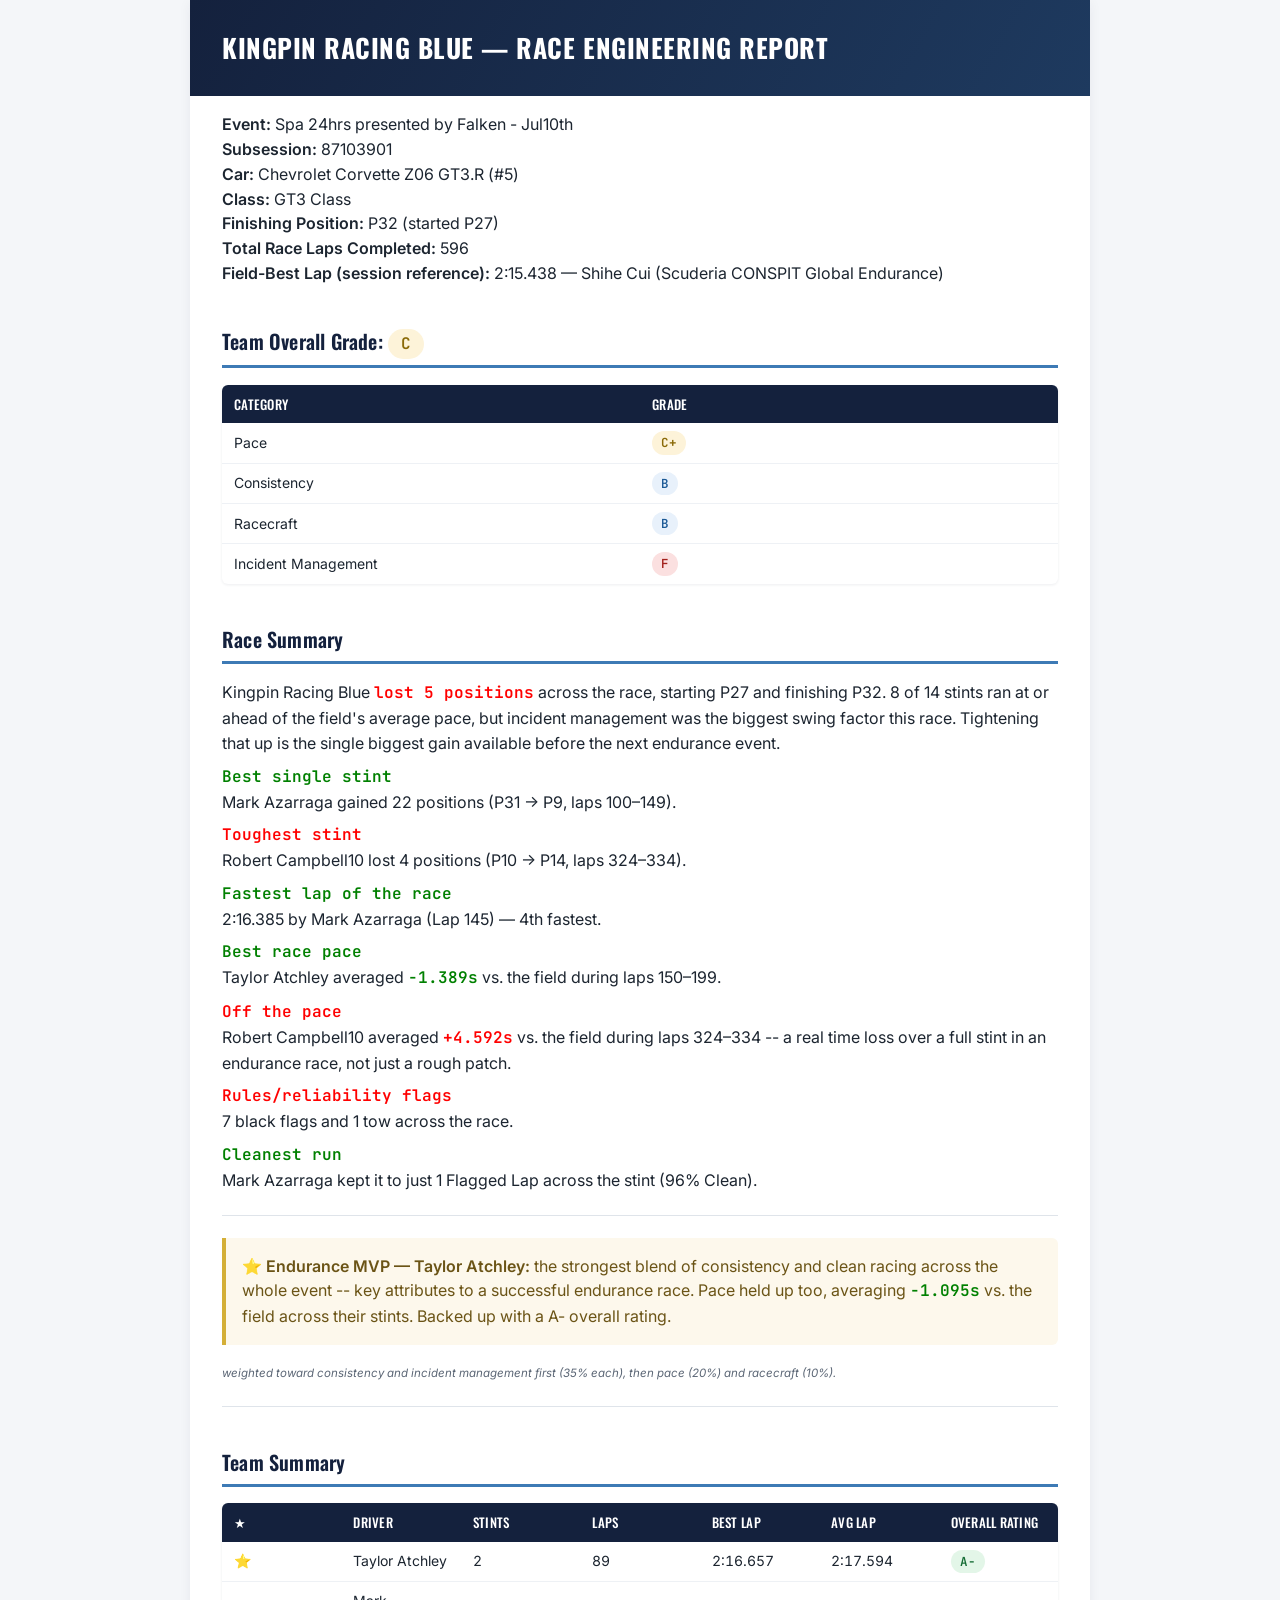
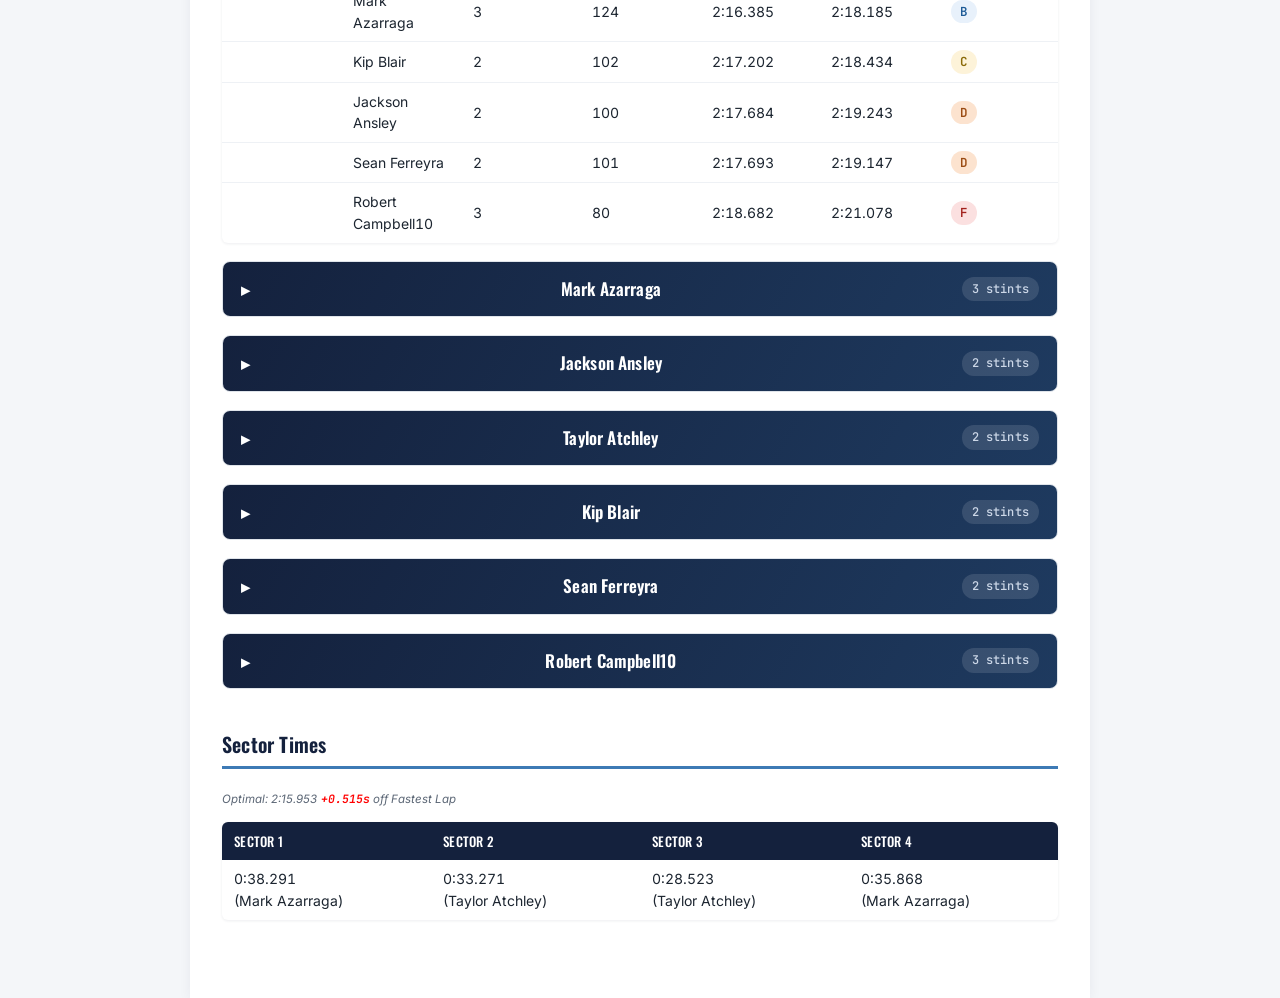
<file: reports/Spa24hKingpinBlueJul11.html>
<!DOCTYPE html>
<html lang="en">
<head>
<meta charset="utf-8">
<meta name="viewport" content="width=device-width, initial-scale=1">
<meta name="description" content="Race report for Spa 24hrs presented by Falken - Jul10th.">
<title>Kingpin Racing Blue — Race Report</title>
<link rel="preconnect" href="https://fonts.googleapis.com">
<link href="https://fonts.googleapis.com/css2?family=Oswald:wght@500;600;700&family=Inter:wght@400;500;600&family=JetBrains+Mono:wght@500;600&display=swap" rel="stylesheet">
<style>
:root {
    --navy: #14213d;
    --navy-2: #1e3a5f;
    --accent: #3d7ab5;
    --bg: #f4f6f9;
    --card: #ffffff;
    --ink: #1c2530;
    --muted: #5b6675;
    --green-bg: #e3f6e8; --green-ink: #146c34;
    --blue-bg: #e8f1fb;  --blue-ink: #1c5a96;
    --amber-bg: #fdf3d9; --amber-ink: #8a6a08;
    --orange-bg: #fce3cf; --orange-ink: #9a4b13;
    --red-bg: #fbe0e0;   --red-ink: #a3211d;
}
* { box-sizing: border-box; }
body {
    margin: 0;
    background: var(--bg);
    color: var(--ink);
    font-family: 'Inter', -apple-system, sans-serif;
    line-height: 1.55;
}
h1 {
    font-family: 'Oswald', sans-serif;
    font-weight: 700;
    letter-spacing: 0.02em;
    text-transform: uppercase;
    color: #fff;
    background: linear-gradient(120deg, var(--navy), var(--navy-2));
    margin: 0;
    padding: 28px 32px;
    font-size: 26px;
}
h1.team-banner {
    font-size: 20px;
    padding: 18px 32px;
    background: linear-gradient(120deg, var(--accent), var(--navy-2));
}
hr.team-divider {
    border: none;
    border-top: 8px solid var(--bg);
    margin: 0;
}
h2 {
    font-family: 'Oswald', sans-serif;
    font-weight: 600;
    color: var(--navy);
    border-bottom: 3px solid var(--accent);
    padding-bottom: 6px;
    margin-top: 40px;
    font-size: 20px;
    letter-spacing: 0.01em;
    scroll-margin-top: 84px;
}
h3 {
    font-family: 'Oswald', sans-serif;
    font-weight: 600;
    color: var(--navy-2);
    margin-top: 26px;
    font-size: 16px;
    border-left: 4px solid var(--accent);
    padding-left: 10px;
    scroll-margin-top: 84px;
}
.driver-drawer {
    margin: 18px 0;
    border: 1px solid #dfe4ea;
    border-radius: 8px;
    overflow: hidden;
}
.driver-drawer summary {
    list-style: none;
    cursor: pointer;
    padding: 14px 18px;
    background: linear-gradient(120deg, var(--navy), var(--navy-2));
    color: #fff;
    display: flex;
    align-items: center;
    justify-content: space-between;
    font-family: 'Oswald', sans-serif;
    font-weight: 600;
    font-size: 17px;
    letter-spacing: 0.01em;
}
.driver-drawer summary::-webkit-details-marker { display: none; }
.driver-drawer summary::before {
    content: "▸";
    display: inline-block;
    margin-right: 10px;
    transition: transform 0.15s;
}
.driver-drawer[open] summary::before { transform: rotate(90deg); }
.driver-drawer summary:hover { background: linear-gradient(120deg, var(--navy-2), var(--accent)); }
.drawer-meta {
    font-family: 'JetBrains Mono', monospace;
    font-size: 12px;
    font-weight: 500;
    color: #cdd8e8;
    background: rgba(255,255,255,0.12);
    padding: 3px 10px;
    border-radius: 12px;
}
.drawer-body { padding: 4px 20px 8px 20px; }
.drawer-body h3:first-child { margin-top: 14px; }
strong { font-weight: 600; }
em { color: var(--muted); font-size: 0.72em; }
hr { border: none; border-top: 1px solid #dfe4ea; margin: 22px 0; }
blockquote {
    border-left: 4px solid #d4af37;
    margin: 14px 0;
    padding: 8px 16px;
    background: #fdf8ec;
    color: #6b5416;
    border-radius: 0 6px 6px 0;
}
table {
    border-collapse: collapse;
    width: 100%;
    table-layout: fixed;
    margin: 12px 0 18px 0;
    font-size: 14px;
    background: var(--card);
    box-shadow: 0 1px 3px rgba(20,33,61,0.08);
    border-radius: 6px;
    overflow: hidden;
}
th {
    background: var(--navy);
    color: #fff;
    text-align: left;
    padding: 9px 12px;
    font-family: 'Oswald', sans-serif;
    font-weight: 500;
    letter-spacing: 0.02em;
    font-size: 13px;
    text-transform: uppercase;
    word-wrap: break-word;
    overflow-wrap: break-word;
}
td {
    border-bottom: 1px solid #eef1f5;
    padding: 8px 12px;
    font-variant-numeric: tabular-nums;
    word-wrap: break-word;
    overflow-wrap: break-word;
}
tr:last-child td { border-bottom: none; }
tr:hover td { background: #fafbfd; }
.grade {
    display: inline-block;
    font-family: 'JetBrains Mono', monospace;
    font-weight: 600;
    font-size: 12.5px;
    padding: 2px 9px;
    border-radius: 20px;
}
h2 .grade { font-size: 16px; padding: 3px 13px; vertical-align: middle; }
.grade-A { background: var(--green-bg); color: var(--green-ink); }
.grade-B { background: var(--blue-bg); color: var(--blue-ink); }
.grade-C { background: var(--amber-bg); color: var(--amber-ink); }
.grade-D { background: var(--orange-bg); color: var(--orange-ink); }
.grade-F { background: var(--red-bg); color: var(--red-ink); }
.podium-badge {
    display: inline-block;
    font-family: 'Oswald', sans-serif;
    font-weight: 600;
    font-size: 12px;
    letter-spacing: 0.03em;
    padding: 3px 12px;
    border-radius: 20px;
    margin-left: 6px;
    vertical-align: middle;
    box-shadow: 0 1px 2px rgba(0,0,0,0.15);
}
.podium-badge.podium-gold { background: linear-gradient(120deg, #f7d774, #c9971a); color: #4a3200; }
.podium-badge.podium-silver { background: linear-gradient(120deg, #e6e9ec, #aab2ba); color: #2b3238; }
.podium-badge.podium-bronze { background: linear-gradient(120deg, #d79b6a, #9c5a2e); color: #3a1f0a; }
.banner-trophy {
    float: right;
    font-size: 32px;
    line-height: 1;
    filter: drop-shadow(0 1px 3px rgba(0,0,0,0.3));
}
h1.team-banner .banner-trophy { font-size: 26px; }
span[style*="color:green"] { font-weight: 600; font-family: 'JetBrains Mono', monospace; }
span[style*="color:red"] { font-weight: 600; font-family: 'JetBrains Mono', monospace; }
ul { margin: 6px 0 14px 0; padding-left: 22px; }
li { margin-bottom: 4px; }
p { margin: 8px 0; }
.wrap { max-width: 900px; margin: 0 auto; background: var(--card); box-shadow: 0 2px 12px rgba(20,33,61,0.06); min-height: 100vh; }
.content { padding: 8px 32px 60px 32px; }
@media (max-width: 640px) {
    h1 { font-size: 20px; padding: 20px 18px; }
    .content { padding: 4px 18px 40px 18px; }
    table { font-size: 11px; }
    th, td { padding: 5px 4px; }
    .grade { font-size: 10.5px; padding: 1px 6px; }
}
@media (prefers-reduced-motion: reduce) {
    * { scroll-behavior: auto !important; transition: none !important; }
}
html { scroll-behavior: smooth; }
</style>
</head>
<body>
<div class="wrap">
<h1>Kingpin Racing Blue — Race Engineering Report</h1>
<div class="content">

<p><strong>Event:</strong> Spa 24hrs presented by Falken - Jul10th<br />
<strong>Subsession:</strong> 87103901<br />
<strong>Car:</strong> Chevrolet Corvette Z06 GT3.R (#5)<br />
<strong>Class:</strong> GT3 Class<br />
<strong>Finishing Position:</strong> P32 (started P27)<br />
<strong>Total Race Laps Completed:</strong> 596<br />
<strong>Field-Best Lap (session reference):</strong> 2:15.438 — Shihe Cui (Scuderia CONSPIT Global Endurance)  </p>
<h2>Team Overall Grade: <span class="grade grade-C">C</span></h2>
<table>
<thead>
<tr>
<th>Category</th>
<th>Grade</th>
</tr>
</thead>
<tbody>
<tr>
<td>Pace</td>
<td><span class="grade grade-C">C+</span></td>
</tr>
<tr>
<td>Consistency</td>
<td><span class="grade grade-B">B</span></td>
</tr>
<tr>
<td>Racecraft</td>
<td><span class="grade grade-B">B</span></td>
</tr>
<tr>
<td>Incident Management</td>
<td><span class="grade grade-F">F</span></td>
</tr>
</tbody>
</table>
<h2>Race Summary</h2>
<p>Kingpin Racing Blue <span style="color:red">lost 5 positions</span> across the race, starting P27 and finishing P32. 8 of 14 stints ran at or ahead of the field's average pace, but incident management was the biggest swing factor this race. Tightening that up is the single biggest gain available before the next endurance event.</p>
<p><strong><span style="color:green">Best single stint</span></strong><br />
Mark Azarraga gained 22 positions (P31 → P9, laps 100–149).</p>
<p><strong><span style="color:red">Toughest stint</span></strong><br />
Robert Campbell10 lost 4 positions (P10 → P14, laps 324–334).</p>
<p><strong><span style="color:green">Fastest lap of the race</span></strong><br />
2:16.385 by Mark Azarraga (Lap 145) — 4th fastest.</p>
<p><strong><span style="color:green">Best race pace</span></strong><br />
Taylor Atchley averaged <span style="color:green">-1.389s</span> vs. the field during laps 150–199.</p>
<p><strong><span style="color:red">Off the pace</span></strong><br />
Robert Campbell10 averaged <span style="color:red">+4.592s</span> vs. the field during laps 324–334 -- a real time loss over a full stint in an endurance race, not just a rough patch.</p>
<p><strong><span style="color:red">Rules/reliability flags</span></strong><br />
7 black flags and 1 tow across the race.</p>
<p><strong><span style="color:green">Cleanest run</span></strong><br />
Mark Azarraga kept it to just 1 Flagged Lap across the stint (96% Clean).</p>
<hr />
<blockquote>
<p>⭐ <strong>Endurance MVP — Taylor Atchley:</strong> the strongest blend of consistency and clean racing across the whole event -- key attributes to a successful endurance race. Pace held up too, averaging <span style="color:green">-1.095s</span> vs. the field across their stints. Backed up with a A- overall rating.</p>
</blockquote>
<p><em>weighted toward consistency and incident management first (35% each), then pace (20%) and racecraft (10%).</em></p>
<hr />
<h2>Team Summary</h2>
<table>
<thead>
<tr>
<th>★</th>
<th>Driver</th>
<th>Stints</th>
<th>Laps</th>
<th>Best Lap</th>
<th>Avg Lap</th>
<th>Overall Rating</th>
</tr>
</thead>
<tbody>
<tr>
<td>⭐</td>
<td>Taylor Atchley</td>
<td>2</td>
<td>89</td>
<td>2:16.657</td>
<td>2:17.594</td>
<td><span class="grade grade-A">A-</span></td>
</tr>
<tr>
<td></td>
<td>Mark Azarraga</td>
<td>3</td>
<td>124</td>
<td>2:16.385</td>
<td>2:18.185</td>
<td><span class="grade grade-B">B</span></td>
</tr>
<tr>
<td></td>
<td>Kip Blair</td>
<td>2</td>
<td>102</td>
<td>2:17.202</td>
<td>2:18.434</td>
<td><span class="grade grade-C">C</span></td>
</tr>
<tr>
<td></td>
<td>Jackson Ansley</td>
<td>2</td>
<td>100</td>
<td>2:17.684</td>
<td>2:19.243</td>
<td><span class="grade grade-D">D</span></td>
</tr>
<tr>
<td></td>
<td>Sean Ferreyra</td>
<td>2</td>
<td>101</td>
<td>2:17.693</td>
<td>2:19.147</td>
<td><span class="grade grade-D">D</span></td>
</tr>
<tr>
<td></td>
<td>Robert Campbell10</td>
<td>3</td>
<td>80</td>
<td>2:18.682</td>
<td>2:21.078</td>
<td><span class="grade grade-F">F</span></td>
</tr>
</tbody>
</table>
<details class="driver-drawer"><summary><span class="drawer-name">Mark Azarraga</span><span class="drawer-meta">3 stints</span></summary><div class="drawer-body">
<h3>Stint 1 — Laps 1–49 (49 laps)</h3>
<ul>
<li><strong>Position:</strong> P27 → P13 (<span style="color:green">Gained 14</span>)</li>
<li><strong>Fastest Lap:</strong> 2:17.186 (Lap 41)</li>
<li><strong>Average Lap:</strong> 2:18.837</li>
<li><strong>Consistency Rating:</strong> <span style="color:red">Inconsistent</span></li>
<li><strong>Lap Trend:</strong> 🟢 <span style="color:green">-2.548s</span></li>
</ul>
<table>
<thead>
<tr>
<th>Pace</th>
<th>Consistency</th>
<th>Racecraft</th>
<th>Incident Management</th>
</tr>
</thead>
<tbody>
<tr>
<td><span class="grade grade-A">A-</span></td>
<td><span class="grade grade-D">D</span></td>
<td><span class="grade grade-A">A+</span></td>
<td><span class="grade grade-D">D</span></td>
</tr>
</tbody>
</table>
<p><strong>Incident Analysis:</strong> 6 flagged laps.<br />
  5x off track, 2x lost control, 1x car contact</p>
<p>🟢 <strong>Strengths:</strong><br />
- Lap times improved as the stint progressed, showing excellent adaptation and tire management.<br />
- Net position gain of 14 during the stint.</p>
<p>🟡 <strong>Opportunities:</strong><br />
- Lap time spread was inconsistent (stdev 1.138s) -- tightening the consistency band would add free pace over a full stint.<br />
- 6 incident-flagged laps this stint -- 5x off track, 2x lost control, 1x car contact.</p>
<p>🔴 <strong>Critical Moments:</strong> <strong>Time Loss: 29.608s</strong><br />
- Lap 1: off track, lost control — <span style="color:red">+13.547s</span>.<br />
- Lap 11: off track, lost control — <span style="color:red">+12.158s</span>.<br />
- Lap 6: off track — <span style="color:red">+3.903s</span>.</p>
<hr />
<h3>Stint 2 — Laps 100–149 (50 laps)</h3>
<ul>
<li><strong>Position:</strong> P31 → P9 (<span style="color:green">Gained 22</span>)</li>
<li><strong>Fastest Lap:</strong> 2:16.385 (Lap 145)</li>
<li><strong>Average Lap:</strong> 2:17.850</li>
<li><strong>Consistency Rating:</strong> Strong</li>
<li><strong>Lap Trend:</strong> 🟢 <span style="color:green">-1.085s</span></li>
</ul>
<table>
<thead>
<tr>
<th>Pace</th>
<th>Consistency</th>
<th>Racecraft</th>
<th>Incident Management</th>
</tr>
</thead>
<tbody>
<tr>
<td><span class="grade grade-A">A</span></td>
<td><span class="grade grade-B">B-</span></td>
<td><span class="grade grade-A">A+</span></td>
<td><span class="grade grade-B">B-</span></td>
</tr>
</tbody>
</table>
<p><strong>Incident Analysis:</strong> 3 flagged laps.<br />
  3x off track, 2x lost control</p>
<p>🟢 <strong>Strengths:</strong><br />
- Strong lap-to-lap consistency (stdev 0.686s).<br />
- Lap times improved as the stint progressed, showing excellent adaptation and tire management.<br />
- Net position gain of 22 during the stint.</p>
<p>🟡 <strong>Opportunities:</strong><br />
- 3 incident-flagged laps this stint -- 3x off track, 2x lost control.</p>
<p>🔴 <strong>Critical Moments:</strong> <strong>Time Loss: 17.439s</strong><br />
- Lap 122: off track, lost control — <span style="color:red">+10.476s</span>.<br />
- Lap 104: off track, lost control — <span style="color:red">+6.964s</span>.</p>
<hr />
<h3>Stint 3 — Laps 299–323 (25 laps)</h3>
<ul>
<li><strong>Position:</strong> P12 → P5 (<span style="color:green">Gained 7</span>)</li>
<li><strong>Fastest Lap:</strong> 2:16.645 (Lap 322)</li>
<li><strong>Average Lap:</strong> 2:17.581</li>
<li><strong>Consistency Rating:</strong> Strong</li>
<li><strong>Lap Trend:</strong> 🟢 <span style="color:green">-0.531s</span></li>
</ul>
<table>
<thead>
<tr>
<th>Pace</th>
<th>Consistency</th>
<th>Racecraft</th>
<th>Incident Management</th>
</tr>
</thead>
<tbody>
<tr>
<td><span class="grade grade-A">A+</span></td>
<td><span class="grade grade-B">B+</span></td>
<td><span class="grade grade-A">A+</span></td>
<td><span class="grade grade-A">A+</span></td>
</tr>
</tbody>
</table>
<p><strong>Incident Analysis:</strong> 1 flagged lap.<br />
  1x off track</p>
<p>🟢 <strong>Strengths:</strong><br />
- Strong lap-to-lap consistency (stdev 0.421s).<br />
- Lap times improved as the stint progressed, showing excellent adaptation and tire management.<br />
- Net position gain of 7 during the stint.</p>
<p>🟡 <strong>Opportunities:</strong><br />
- A strong, clean performance. The next gain is maximizing each lap.</p>
<hr />
<p><strong>Engineering Notes</strong><br />
- Several lost-control moments interrupted otherwise promising laps. Prioritize smooth steering, braking, and throttle application.  Smooth is Fast.<br />
- Car contact incident -- Zero contact is always faster than fixing damage..<br />
- Textbook rhythm in Stint 3, this is the Benchmark!</p>
<p><strong>Sector Consistency</strong></p>
<table>
<thead>
<tr>
<th>Sector 1</th>
<th>Sector 2</th>
<th>Sector 3</th>
<th>Sector 4</th>
</tr>
</thead>
<tbody>
<tr>
<td>0.210s</td>
<td>0.631s</td>
<td>0.289s</td>
<td>0.314s</td>
</tr>
</tbody>
</table>
<hr />
</div></details><details class="driver-drawer"><summary><span class="drawer-name">Jackson Ansley</span><span class="drawer-meta">2 stints</span></summary><div class="drawer-body">
<h3>Stint 1 — Laps 50–99 (50 laps)</h3>
<ul>
<li><strong>Position:</strong> P22 → P20 (<span style="color:green">Gained 2</span>)</li>
<li><strong>Fastest Lap:</strong> 2:17.684 (Lap 88)</li>
<li><strong>Average Lap:</strong> 2:19.524</li>
<li><strong>Consistency Rating:</strong> Moderate</li>
<li><strong>Lap Trend:</strong> 🟢 <span style="color:green">-2.866s</span></li>
</ul>
<table>
<thead>
<tr>
<th>Pace</th>
<th>Consistency</th>
<th>Racecraft</th>
<th>Incident Management</th>
</tr>
</thead>
<tbody>
<tr>
<td><span class="grade grade-C">C</span></td>
<td><span class="grade grade-C">C</span></td>
<td><span class="grade grade-C">C</span></td>
<td><span class="grade grade-F">F</span></td>
</tr>
</tbody>
</table>
<p><strong>Incident Analysis:</strong> 11 flagged laps.<br />
  9x off track, 3x car contact, 2x lost control, 1x black flag</p>
<p>🟢 <strong>Strengths:</strong><br />
- Lap times improved as the stint progressed, showing excellent adaptation and tire management.<br />
- Net position gain of 2 during the stint.</p>
<p>🟡 <strong>Opportunities:</strong><br />
- Lap time spread was moderate (stdev 0.955s) -- tightening the consistency band would add free pace over a full stint.<br />
- 11 incident-flagged laps this stint -- 9x off track, 3x car contact, 2x lost control.</p>
<p>🔴 <strong>Critical Moments:</strong> <strong>Time Loss: 21.333s</strong><br />
- Lap 54: off track, lost control — <span style="color:red">+11.797s</span>.<br />
- Lap 60: off track, lost control — <span style="color:red">+5.906s</span>.<br />
- Lap 71: off track — <span style="color:red">+3.629s</span>.<br />
- Lap 75: black flag, car contact — no lap time recorded.</p>
<hr />
<h3>Stint 2 — Laps 335–384 (50 laps)</h3>
<ul>
<li><strong>Position:</strong> P31 → P28 (<span style="color:green">Gained 3</span>)</li>
<li><strong>Fastest Lap:</strong> 2:17.959 (Lap 357)</li>
<li><strong>Average Lap:</strong> 2:18.943</li>
<li><strong>Consistency Rating:</strong> Strong</li>
<li><strong>Lap Trend:</strong> 🔴 <span style="color:red">+0.157s</span></li>
</ul>
<table>
<thead>
<tr>
<th>Pace</th>
<th>Consistency</th>
<th>Racecraft</th>
<th>Incident Management</th>
</tr>
</thead>
<tbody>
<tr>
<td><span class="grade grade-C">C+</span></td>
<td><span class="grade grade-B">B</span></td>
<td><span class="grade grade-A">A-</span></td>
<td><span class="grade grade-D">D</span></td>
</tr>
</tbody>
</table>
<p><strong>Incident Analysis:</strong> 8 flagged laps.<br />
  8x off track, 1x black flag</p>
<p>🟢 <strong>Strengths:</strong><br />
- Strong lap-to-lap consistency (stdev 0.553s).<br />
- Net position gain of 3 during the stint.</p>
<p>🟡 <strong>Opportunities:</strong><br />
- 8 incident-flagged laps this stint -- 8x off track, 1x black flag.</p>
<p>🔴 <strong>Critical Moments:</strong> <strong>Time Loss: 0.000s</strong><br />
- Lap 373: off track, black flag — no lap time recorded.</p>
<hr />
<p><strong>Engineering Notes</strong><br />
- Several lost-control moments interrupted otherwise promising laps. Prioritize smooth steering, braking, and throttle application.  Smooth is Fast.<br />
- 3x car contact incidents -- Keeping the Body Shop in Business.<br />
- Picked up a black flag -- Discipline Wins Races.</p>
<p><strong>Sector Consistency</strong></p>
<p><em>Individual sector data is unavailable.</em></p>
<hr />
</div></details><details class="driver-drawer"><summary><span class="drawer-name">Taylor Atchley</span><span class="drawer-meta">2 stints</span></summary><div class="drawer-body">
<h3>Stint 1 — Laps 150–199 (50 laps)</h3>
<ul>
<li><strong>Position:</strong> P20 → P3 (<span style="color:green">Gained 17</span>)</li>
<li><strong>Fastest Lap:</strong> 2:16.661 (Lap 189)</li>
<li><strong>Average Lap:</strong> 2:17.328</li>
<li><strong>Consistency Rating:</strong> Elite</li>
<li><strong>Lap Trend:</strong> 🟢 <span style="color:green">-0.346s</span></li>
</ul>
<table>
<thead>
<tr>
<th>Pace</th>
<th>Consistency</th>
<th>Racecraft</th>
<th>Incident Management</th>
</tr>
</thead>
<tbody>
<tr>
<td><span class="grade grade-A">A+</span></td>
<td><span class="grade grade-A">A-</span></td>
<td><span class="grade grade-A">A+</span></td>
<td><span class="grade grade-A">A+</span></td>
</tr>
</tbody>
</table>
<p><strong>Incident Analysis:</strong> 4 flagged laps.<br />
  4x off track</p>
<p>🟢 <strong>Strengths:</strong><br />
- Elite lap-to-lap consistency (stdev 0.378s).<br />
- Lap times improved as the stint progressed, showing excellent adaptation and tire management.<br />
- Net position gain of 17 during the stint.</p>
<p>🟡 <strong>Opportunities:</strong><br />
- 4 incident-flagged laps this stint -- 4x off track.</p>
<hr />
<h3>Stint 2 — Laps 558–596 (39 laps)</h3>
<ul>
<li><strong>Position:</strong> P36 → P33 (<span style="color:green">Gained 3</span>)</li>
<li><strong>Fastest Lap:</strong> 2:16.657 (Lap 588)</li>
<li><strong>Average Lap:</strong> 2:17.935</li>
<li><strong>Consistency Rating:</strong> Strong</li>
<li><strong>Lap Trend:</strong> 🔴 <span style="color:red">+0.273s</span></li>
</ul>
<table>
<thead>
<tr>
<th>Pace</th>
<th>Consistency</th>
<th>Racecraft</th>
<th>Incident Management</th>
</tr>
</thead>
<tbody>
<tr>
<td><span class="grade grade-A">A</span></td>
<td><span class="grade grade-B">B</span></td>
<td><span class="grade grade-A">A</span></td>
<td><span class="grade grade-D">D</span></td>
</tr>
</tbody>
</table>
<p><strong>Incident Analysis:</strong> 5 flagged laps.<br />
  3x off track, 2x car contact</p>
<p>🟢 <strong>Strengths:</strong><br />
- Strong lap-to-lap consistency (stdev 0.595s).<br />
- Net position gain of 3 during the stint.</p>
<p>🟡 <strong>Opportunities:</strong><br />
- 5 incident-flagged laps this stint -- 3x off track, 2x car contact.</p>
<p>🔴 <strong>Critical Moments:</strong> <strong>Time Loss: 14.412s</strong><br />
- Lap 565: car contact — <span style="color:red">+7.771s</span>.<br />
- Lap 587: off track — <span style="color:red">+6.641s</span>.</p>
<hr />
<p><strong>Engineering Notes</strong><br />
- Textbook rhythm in Stint 1, this is the Benchmark!<br />
- 2x car contact incidents concentrated in traffic point to a racecraft/traffic-management gap under pressure, not raw pace.</p>
<p><strong>Sector Consistency</strong></p>
<table>
<thead>
<tr>
<th>Sector 1</th>
<th>Sector 2</th>
<th>Sector 3</th>
<th>Sector 4</th>
</tr>
</thead>
<tbody>
<tr>
<td><span style="color:purple">0.166s</span></td>
<td>0.314s</td>
<td><span style="color:purple">0.186s</span></td>
<td><span style="color:purple">0.232s</span></td>
</tr>
</tbody>
</table>
<hr />
</div></details><details class="driver-drawer"><summary><span class="drawer-name">Kip Blair</span><span class="drawer-meta">2 stints</span></summary><div class="drawer-body">
<h3>Stint 1 — Laps 200–248 (49 laps)</h3>
<ul>
<li><strong>Position:</strong> P14 → P2 (<span style="color:green">Gained 12</span>)</li>
<li><strong>Fastest Lap:</strong> 2:17.202 (Lap 212)</li>
<li><strong>Average Lap:</strong> 2:18.441</li>
<li><strong>Consistency Rating:</strong> Strong</li>
<li><strong>Lap Trend:</strong> 🔴 <span style="color:red">+0.626s</span></li>
</ul>
<table>
<thead>
<tr>
<th>Pace</th>
<th>Consistency</th>
<th>Racecraft</th>
<th>Incident Management</th>
</tr>
</thead>
<tbody>
<tr>
<td><span class="grade grade-A">A-</span></td>
<td><span class="grade grade-B">B-</span></td>
<td><span class="grade grade-A">A</span></td>
<td><span class="grade grade-B">B-</span></td>
</tr>
</tbody>
</table>
<p><strong>Incident Analysis:</strong> 9 flagged laps.<br />
  9x off track</p>
<p>🟢 <strong>Strengths:</strong><br />
- Strong lap-to-lap consistency (stdev 0.654s).<br />
- Net position gain of 12 during the stint.</p>
<p>🟡 <strong>Opportunities:</strong><br />
- Pace dropped 0.626s from the start to the end of the run -- worth reviewing tire management/fuel-save technique late in stints.<br />
- 9 incident-flagged laps this stint -- 9x off track.</p>
<hr />
<h3>Stint 2 — Laps 430–482 (53 laps)</h3>
<ul>
<li><strong>Position:</strong> P34 → P31 (<span style="color:green">Gained 3</span>)</li>
<li><strong>Fastest Lap:</strong> 2:17.839 (Lap 433)</li>
<li><strong>Average Lap:</strong> 2:18.428</li>
<li><strong>Consistency Rating:</strong> Elite</li>
<li><strong>Lap Trend:</strong> 🟢 <span style="color:green">-0.291s</span></li>
</ul>
<table>
<thead>
<tr>
<th>Pace</th>
<th>Consistency</th>
<th>Racecraft</th>
<th>Incident Management</th>
</tr>
</thead>
<tbody>
<tr>
<td><span class="grade grade-A">A-</span></td>
<td><span class="grade grade-A">A-</span></td>
<td><span class="grade grade-C">C+</span></td>
<td><span class="grade grade-F">F</span></td>
</tr>
</tbody>
</table>
<p><strong>Incident Analysis:</strong> 11 flagged laps.<br />
  10x off track, 3x car contact, 1x black flag</p>
<p>🟢 <strong>Strengths:</strong><br />
- Elite lap-to-lap consistency (stdev 0.379s).<br />
- Lap times improved as the stint progressed, showing excellent adaptation and tire management.<br />
- Net position gain of 3 during the stint.</p>
<p>🟡 <strong>Opportunities:</strong><br />
- 11 incident-flagged laps this stint -- 10x off track, 3x car contact, 1x black flag.</p>
<p>🔴 <strong>Critical Moments:</strong> <strong>Time Loss: 2.533s</strong><br />
- Lap 443: off track, car contact — <span style="color:red">+2.533s</span>.<br />
- Lap 444: black flag, car contact — no lap time recorded.</p>
<hr />
<p><strong>Engineering Notes</strong><br />
- 3x car contact incidents -- Keeping the Body Shop in Business.<br />
- Picked up a black flag -- Discipline Wins Races.</p>
<p><strong>Sector Consistency</strong></p>
<table>
<thead>
<tr>
<th>Sector 1</th>
<th>Sector 2</th>
<th>Sector 3</th>
<th>Sector 4</th>
</tr>
</thead>
<tbody>
<tr>
<td>0.196s</td>
<td>0.255s</td>
<td>0.204s</td>
<td>0.296s</td>
</tr>
</tbody>
</table>
<hr />
</div></details><details class="driver-drawer"><summary><span class="drawer-name">Sean Ferreyra</span><span class="drawer-meta">2 stints</span></summary><div class="drawer-body">
<h3>Stint 1 — Laps 249–298 (50 laps)</h3>
<ul>
<li><strong>Position:</strong> P12 → P6 (<span style="color:green">Gained 6</span>)</li>
<li><strong>Fastest Lap:</strong> 2:18.012 (Lap 259)</li>
<li><strong>Average Lap:</strong> 2:19.538</li>
<li><strong>Consistency Rating:</strong> Strong</li>
<li><strong>Lap Trend:</strong> 🔴 <span style="color:red">+0.856s</span></li>
</ul>
<table>
<thead>
<tr>
<th>Pace</th>
<th>Consistency</th>
<th>Racecraft</th>
<th>Incident Management</th>
</tr>
</thead>
<tbody>
<tr>
<td><span class="grade grade-C">C</span></td>
<td><span class="grade grade-B">B-</span></td>
<td><span class="grade grade-B">B-</span></td>
<td><span class="grade grade-F">F</span></td>
</tr>
</tbody>
</table>
<p><strong>Incident Analysis:</strong> 12 flagged laps.<br />
  12x off track, 3x lost control, 1x car contact</p>
<p>🟢 <strong>Strengths:</strong><br />
- Strong lap-to-lap consistency (stdev 0.668s).<br />
- Net position gain of 6 during the stint.</p>
<p>🟡 <strong>Opportunities:</strong><br />
- Pace dropped 0.856s from the start to the end of the run -- worth reviewing tire management/fuel-save technique late in stints.<br />
- 12 incident-flagged laps this stint -- 12x off track, 3x lost control, 1x car contact.</p>
<p>🔴 <strong>Critical Moments:</strong> <strong>Time Loss: 53.265s</strong><br />
- Lap 249: off track, lost control — <span style="color:red">+33.881s</span>.<br />
- Lap 278: off track, car contact, lost control — <span style="color:red">+14.923s</span>.<br />
- Lap 276: off track, lost control — <span style="color:red">+4.461s</span>.</p>
<hr />
<h3>Stint 2 — Laps 483–533 (51 laps)</h3>
<ul>
<li><strong>Position:</strong> P34 → P33 (<span style="color:green">Gained 1</span>)</li>
<li><strong>Fastest Lap:</strong> 2:17.693 (Lap 528)</li>
<li><strong>Average Lap:</strong> 2:18.719</li>
<li><strong>Consistency Rating:</strong> Strong</li>
<li><strong>Lap Trend:</strong> 🟢 <span style="color:green">-0.299s</span></li>
</ul>
<table>
<thead>
<tr>
<th>Pace</th>
<th>Consistency</th>
<th>Racecraft</th>
<th>Incident Management</th>
</tr>
</thead>
<tbody>
<tr>
<td><span class="grade grade-A">A-</span></td>
<td><span class="grade grade-B">B+</span></td>
<td><span class="grade grade-C">C+</span></td>
<td><span class="grade grade-F">F</span></td>
</tr>
</tbody>
</table>
<p><strong>Incident Analysis:</strong> 10 flagged laps.<br />
  9x off track, 3x contact, 2x black flag, 2x lost control</p>
<p>🟢 <strong>Strengths:</strong><br />
- Strong lap-to-lap consistency (stdev 0.504s).<br />
- Lap times improved as the stint progressed, showing excellent adaptation and tire management.<br />
- Net position gain of 1 during the stint.</p>
<p>🟡 <strong>Opportunities:</strong><br />
- 10 incident-flagged laps this stint -- 9x off track, 3x contact, 2x black flag.</p>
<p>🔴 <strong>Critical Moments:</strong> <strong>Time Loss: 110.380s</strong><br />
- Lap 484: off track — <span style="color:red">+110.380s</span>.<br />
- Lap 486: off track, black flag, contact, lost control — no lap time recorded.<br />
- Lap 509: black flag — no lap time recorded.</p>
<hr />
<p><strong>Engineering Notes</strong><br />
- Excessive Track Usage -- Track limits are the edge—not the target..<br />
- Several lost-control moments interrupted otherwise promising laps. Prioritize smooth steering, braking, and throttle application.  Smooth is Fast.<br />
- Car contact incident -- Zero contact is always faster than fixing damage..<br />
- Significant late-stint pace drop-off -- Save It Early, Use It Late.  Every Slide Has a Cost..<br />
- 3x car contact incidents -- Keeping the Body Shop in Business.<br />
- Picked up a black flag -- Discipline Wins Races.</p>
<p><strong>Sector Consistency</strong></p>
<table>
<thead>
<tr>
<th>Sector 1</th>
<th>Sector 2</th>
<th>Sector 3</th>
<th>Sector 4</th>
</tr>
</thead>
<tbody>
<tr>
<td>0.227s</td>
<td><span style="color:purple">0.180s</span></td>
<td>0.191s</td>
<td>0.244s</td>
</tr>
</tbody>
</table>
<hr />
</div></details><details class="driver-drawer"><summary><span class="drawer-name">Robert Campbell10</span><span class="drawer-meta">3 stints</span></summary><div class="drawer-body">
<h3>Stint 1 — Laps 324–334 (11 laps)</h3>
<ul>
<li><strong>Position:</strong> P10 → P14 (<span style="color:red">Lost 4</span>)</li>
<li><strong>Fastest Lap:</strong> 2:19.685 (Lap 333)</li>
<li><strong>Average Lap:</strong> 2:23.401</li>
<li><strong>Consistency Rating:</strong> Strong</li>
<li><strong>Lap Trend:</strong> 🟢 <span style="color:green">-4.108s</span></li>
</ul>
<table>
<thead>
<tr>
<th>Pace</th>
<th>Consistency</th>
<th>Racecraft</th>
<th>Incident Management</th>
</tr>
</thead>
<tbody>
<tr>
<td><span class="grade grade-F">F</span></td>
<td><span class="grade grade-B">B</span></td>
<td><span class="grade grade-F">F</span></td>
<td><span class="grade grade-F">F</span></td>
</tr>
</tbody>
</table>
<p><strong>Incident Analysis:</strong> 8 flagged laps.<br />
  7x off track, 3x lost control, 2x car contact, 2x contact, 1x discontinuity, 1x tow</p>
<p>🟢 <strong>Strengths:</strong><br />
- Strong lap-to-lap consistency (stdev 0.507s).<br />
- Lap times improved as the stint progressed, showing excellent adaptation and tire management.</p>
<p>🟡 <strong>Opportunities:</strong><br />
- Net position loss of 4 during the stint -- looks like that spin on Lap 334 really cost us some positions.<br />
- 8 incident-flagged laps this stint -- 7x off track, 3x lost control, 2x car contact.</p>
<p>🔴 <strong>Critical Moments:</strong> <strong>Time Loss: 55.725s</strong><br />
- Lap 334: off track, contact, car contact, lost control — <span style="color:red">+37.505s</span>.<br />
- Lap 325: off track, lost control — <span style="color:red">+9.512s</span>.<br />
- Lap 328: off track, lost control — <span style="color:red">+8.708s</span>.<br />
- Lap 335: contact, discontinuity, tow — no lap time recorded.</p>
<hr />
<h3>Stint 2 — Laps 385–429 (45 laps)</h3>
<ul>
<li><strong>Position:</strong> P29 → P33 (<span style="color:red">Lost 4</span>)</li>
<li><strong>Fastest Lap:</strong> 2:19.015 (Lap 400)</li>
<li><strong>Average Lap:</strong> 2:21.002</li>
<li><strong>Consistency Rating:</strong> Strong</li>
<li><strong>Lap Trend:</strong> 🔴 <span style="color:red">+3.485s</span></li>
</ul>
<table>
<thead>
<tr>
<th>Pace</th>
<th>Consistency</th>
<th>Racecraft</th>
<th>Incident Management</th>
</tr>
</thead>
<tbody>
<tr>
<td><span class="grade grade-F">F</span></td>
<td><span class="grade grade-B">B+</span></td>
<td><span class="grade grade-F">F</span></td>
<td><span class="grade grade-F">F</span></td>
</tr>
</tbody>
</table>
<p><strong>Incident Analysis:</strong> 18 flagged laps.<br />
  16x off track, 5x lost control, 1x contact, 1x discontinuity, 1x black flag, 1x car contact</p>
<p>🟢 <strong>Strengths:</strong><br />
- Strong lap-to-lap consistency (stdev 0.482s).</p>
<p>🟡 <strong>Opportunities:</strong><br />
- Pace dropped 3.485s from the start to the end of the run -- worth reviewing tire management/fuel-save technique late in stints.<br />
- Net position loss of 4 during the stint -- looks like that off track on Lap 406 really cost us some positions.<br />
- 18 incident-flagged laps this stint -- 16x off track, 5x lost control, 1x contact.</p>
<p>🔴 <strong>Critical Moments:</strong> <strong>Time Loss: 88.139s</strong><br />
- Lap 406: off track — <span style="color:red">+49.804s</span>.<br />
- Lap 426: car contact, lost control — <span style="color:red">+14.700s</span>.<br />
- Lap 422: off track, lost control — <span style="color:red">+12.538s</span>.<br />
- Lap 415: lost control — <span style="color:red">+11.097s</span>.<br />
- Lap 423: off track, black flag, lost control — no lap time recorded.</p>
<hr />
<h3>Stint 3 — Laps 534–557 (24 laps)</h3>
<ul>
<li><strong>Position:</strong> P35 → P34 (<span style="color:green">Gained 1</span>)</li>
<li><strong>Fastest Lap:</strong> 2:18.682 (Lap 547)</li>
<li><strong>Average Lap:</strong> 2:20.181</li>
<li><strong>Consistency Rating:</strong> Elite</li>
<li><strong>Lap Trend:</strong> 🟢 <span style="color:green">-3.465s</span></li>
</ul>
<table>
<thead>
<tr>
<th>Pace</th>
<th>Consistency</th>
<th>Racecraft</th>
<th>Incident Management</th>
</tr>
</thead>
<tbody>
<tr>
<td><span class="grade grade-D">D</span></td>
<td><span class="grade grade-A">A-</span></td>
<td><span class="grade grade-D">D</span></td>
<td><span class="grade grade-F">F</span></td>
</tr>
</tbody>
</table>
<p><strong>Incident Analysis:</strong> 8 flagged laps.<br />
  8x off track, 3x lost control, 1x car contact, 1x black flag</p>
<p>🟢 <strong>Strengths:</strong><br />
- Elite lap-to-lap consistency (stdev 0.346s).<br />
- Lap times improved as the stint progressed, showing excellent adaptation and tire management.<br />
- Net position gain of 1 during the stint.</p>
<p>🟡 <strong>Opportunities:</strong><br />
- 8 incident-flagged laps this stint -- 8x off track, 3x lost control, 1x car contact.</p>
<p>🔴 <strong>Critical Moments:</strong> <strong>Time Loss: 47.162s</strong><br />
- Lap 534: off track, car contact, lost control — <span style="color:red">+31.581s</span>.<br />
- Lap 539: off track, lost control — <span style="color:red">+15.582s</span>.<br />
- Lap 544: off track, black flag, lost control — no lap time recorded.</p>
<hr />
<p><strong>Engineering Notes</strong><br />
- Excessive Track Usage -- Track limits are the edge—not the target..<br />
- Several lost-control moments interrupted otherwise promising laps. Prioritize smooth steering, braking, and throttle application.  Smooth is Fast.<br />
- 4x car contact incidents -- Keeping the Body Shop in Business.<br />
- Aggressively Searching for the Limit – Mission accomplished several times...<br />
- 2x car contact incidents concentrated in traffic point to a racecraft/traffic-management gap under pressure, not raw pace.<br />
- Picked up a black flag -- Discipline Wins Races.<br />
- Significant late-stint pace drop-off -- Save It Early, Use It Late.  Every Slide Has a Cost..<br />
- Car contact incident -- Zero contact is always faster than fixing damage..</p>
<p><strong>Sector Consistency</strong></p>
<p><em>Inconsistencies with the driver's dry sector timings, unable to provide deltas (17/68 laps matched).</em></p>
</div></details><h2>Sector Times</h2>
<p><em>Optimal: 2:15.953</em>  <em><span style="color:red">+0.515s</span> off Fastest Lap</em></p>
<table>
<thead>
<tr>
<th>Sector 1</th>
<th>Sector 2</th>
<th>Sector 3</th>
<th>Sector 4</th>
</tr>
</thead>
<tbody>
<tr>
<td>0:38.291<br>(Mark Azarraga)</td>
<td>0:33.271<br>(Taylor Atchley)</td>
<td>0:28.523<br>(Taylor Atchley)</td>
<td>0:35.868<br>(Mark Azarraga)</td>
</tr>
</tbody>
</table>
</div>
</div>
</body>
</html>
</file>
